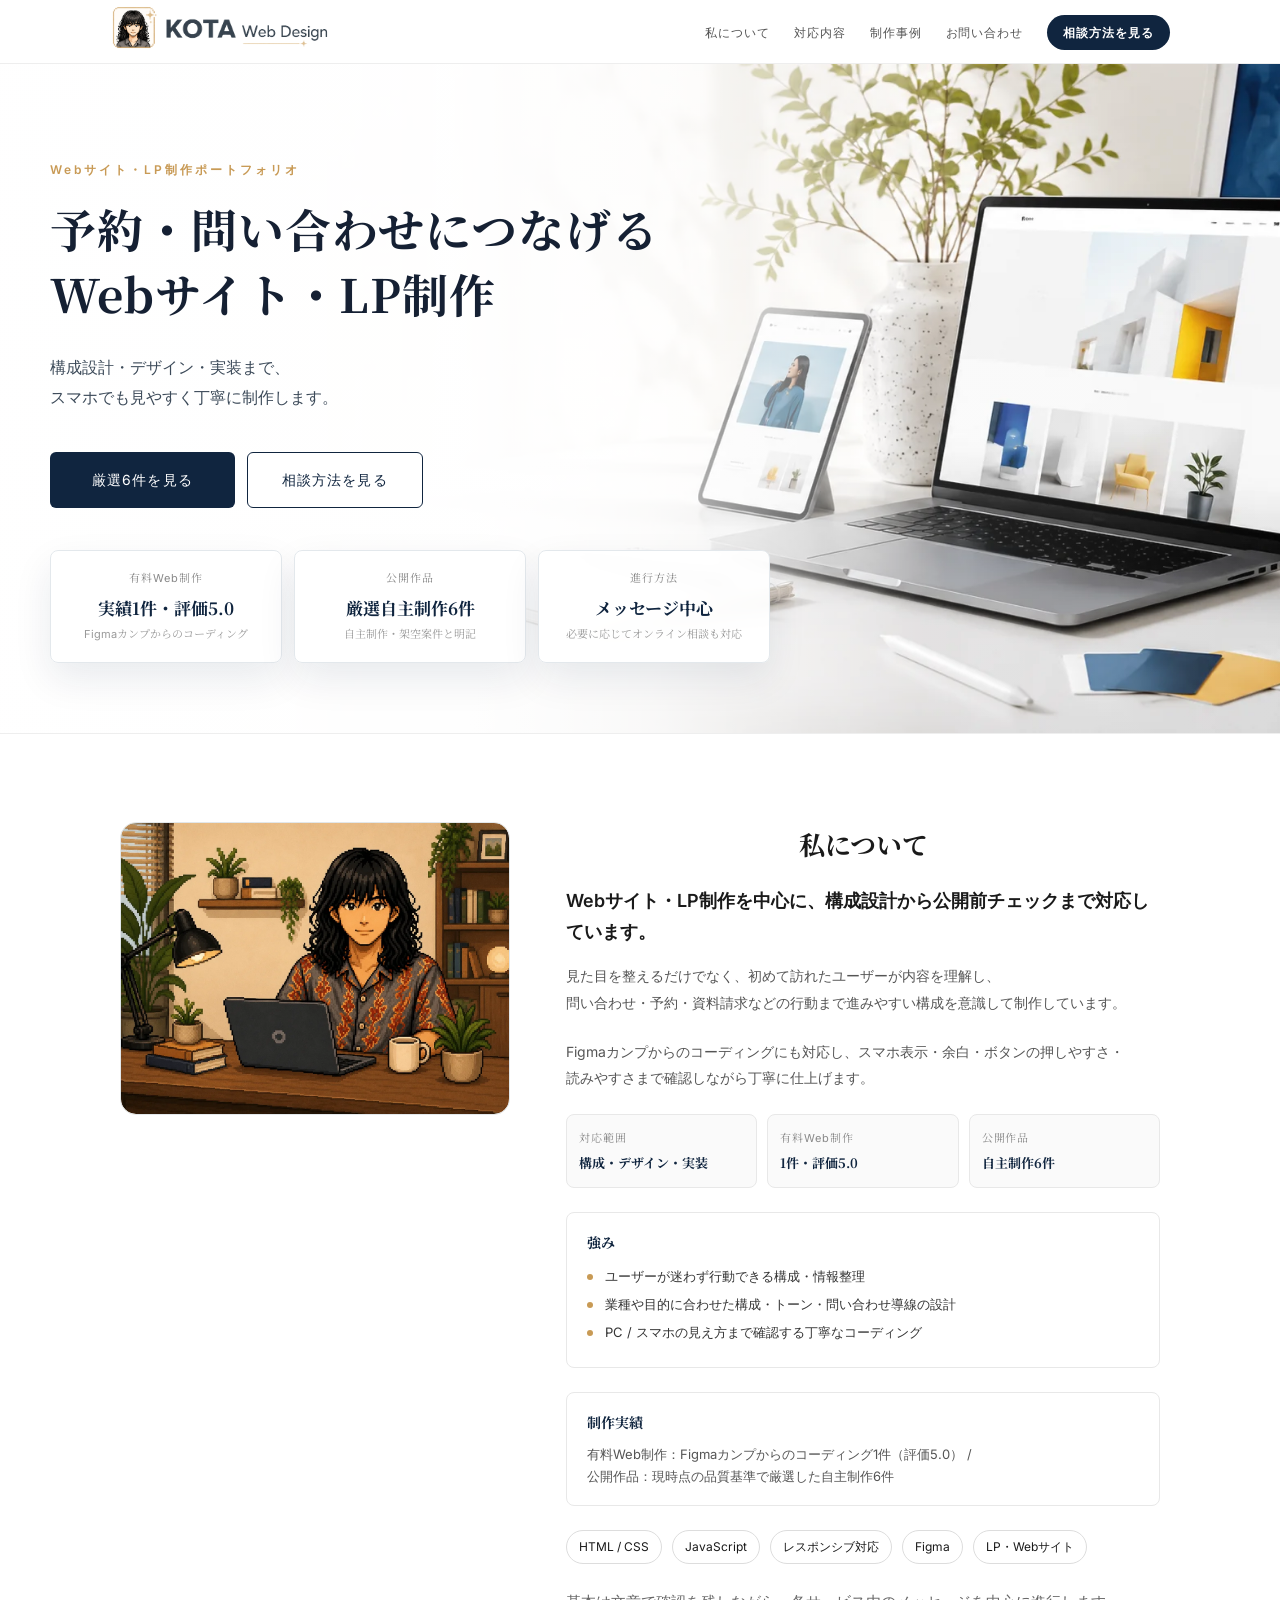
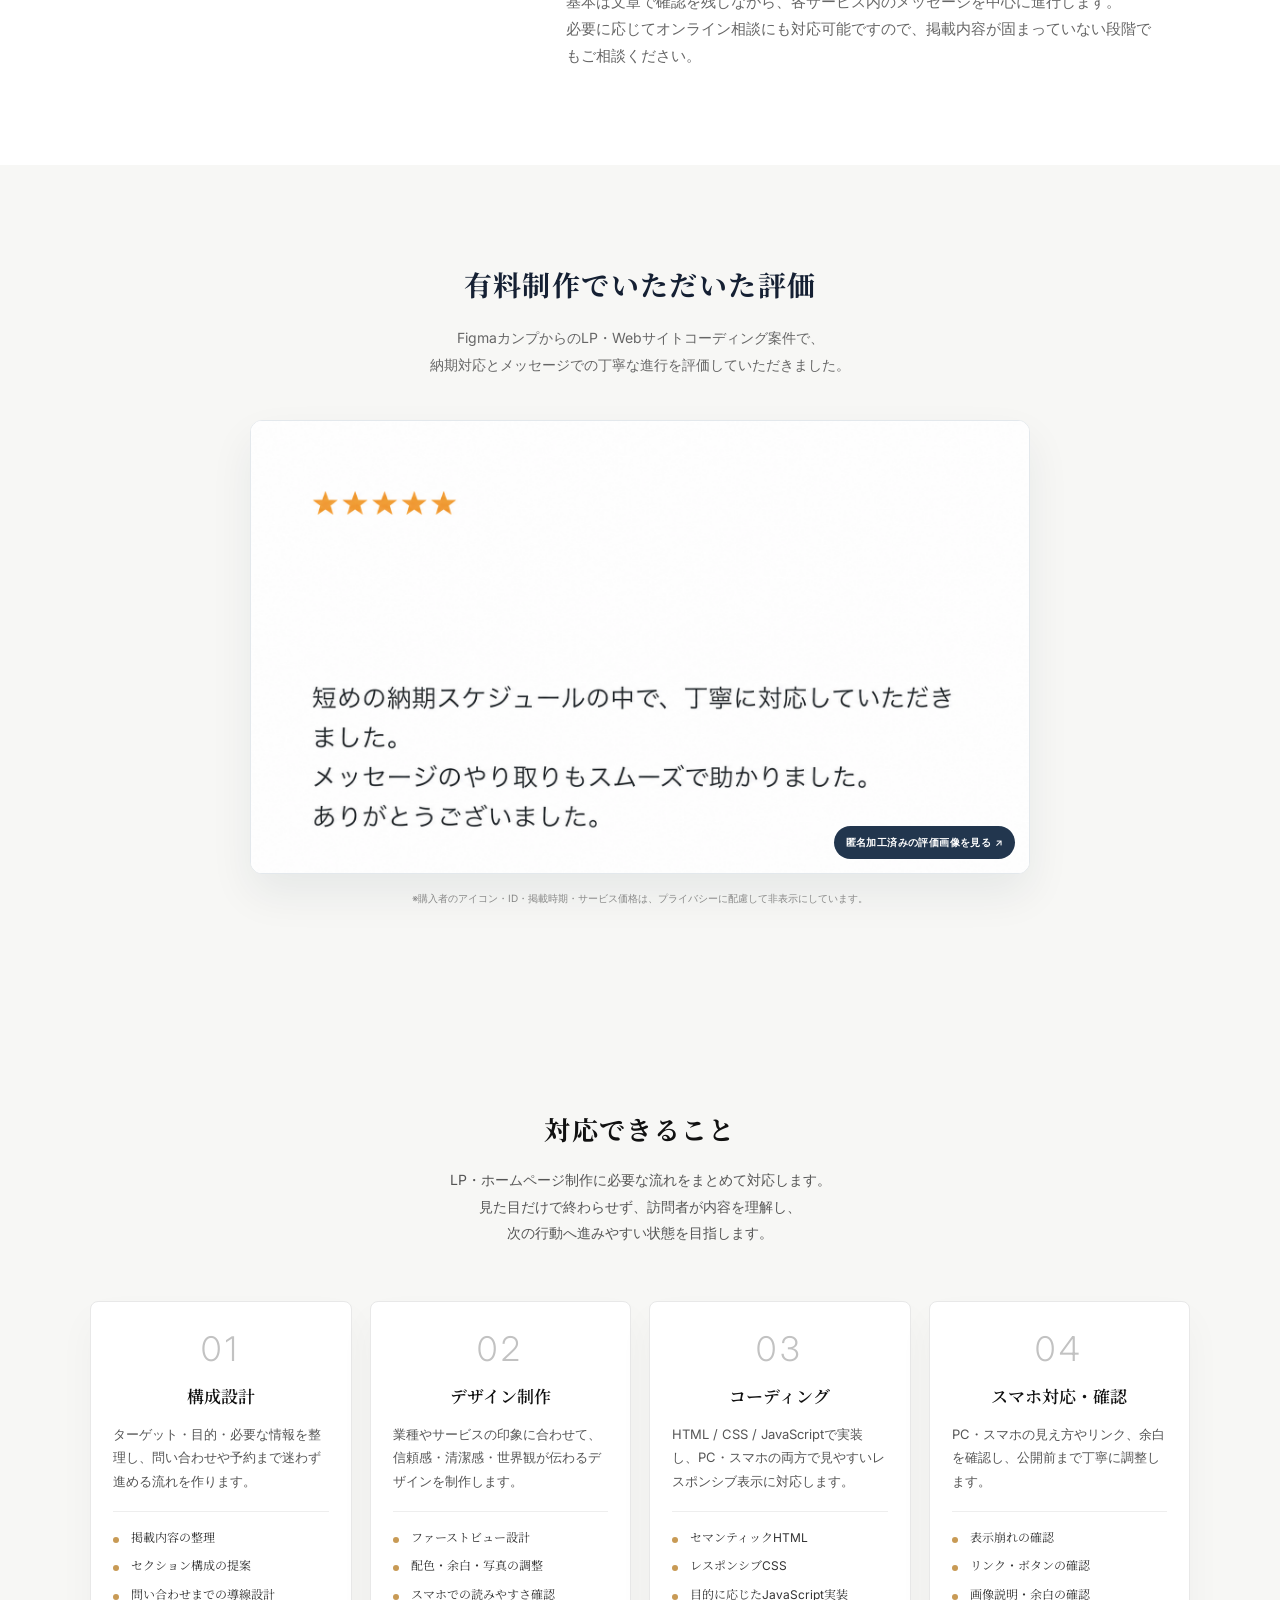
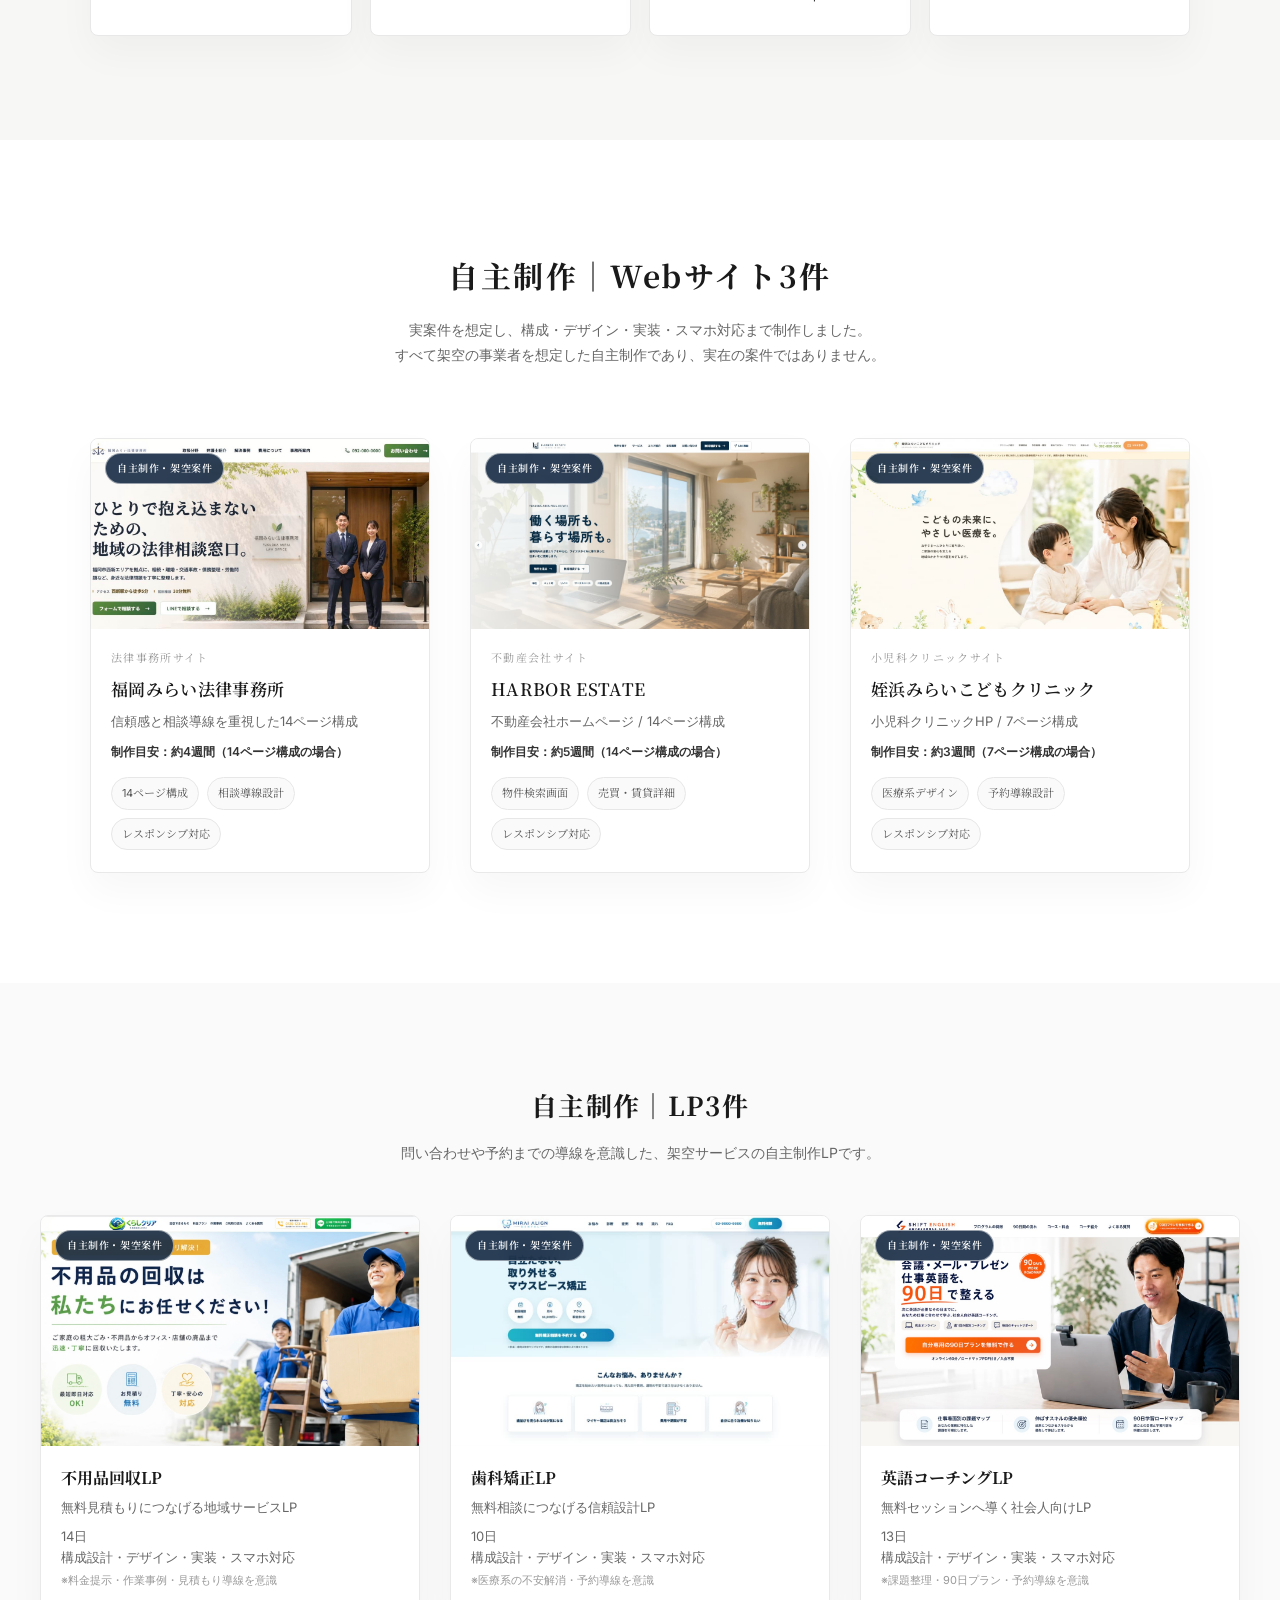
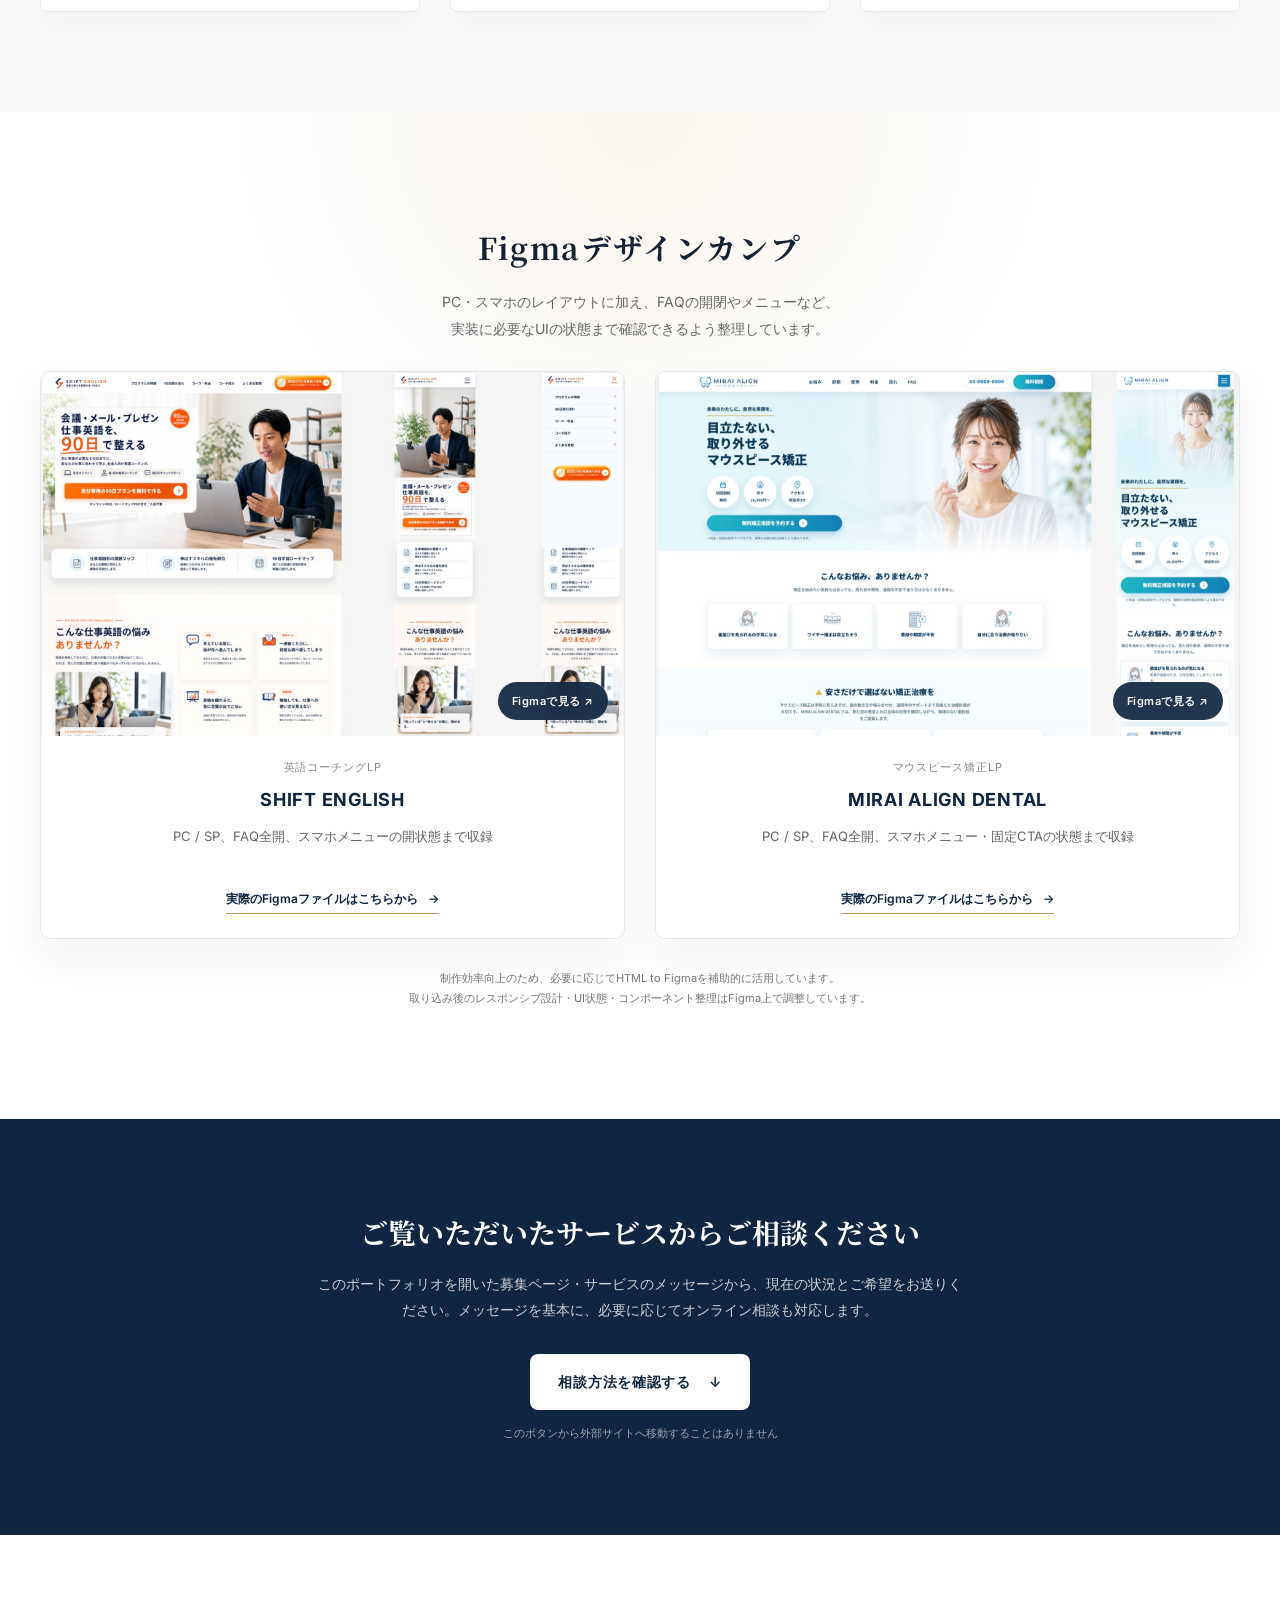
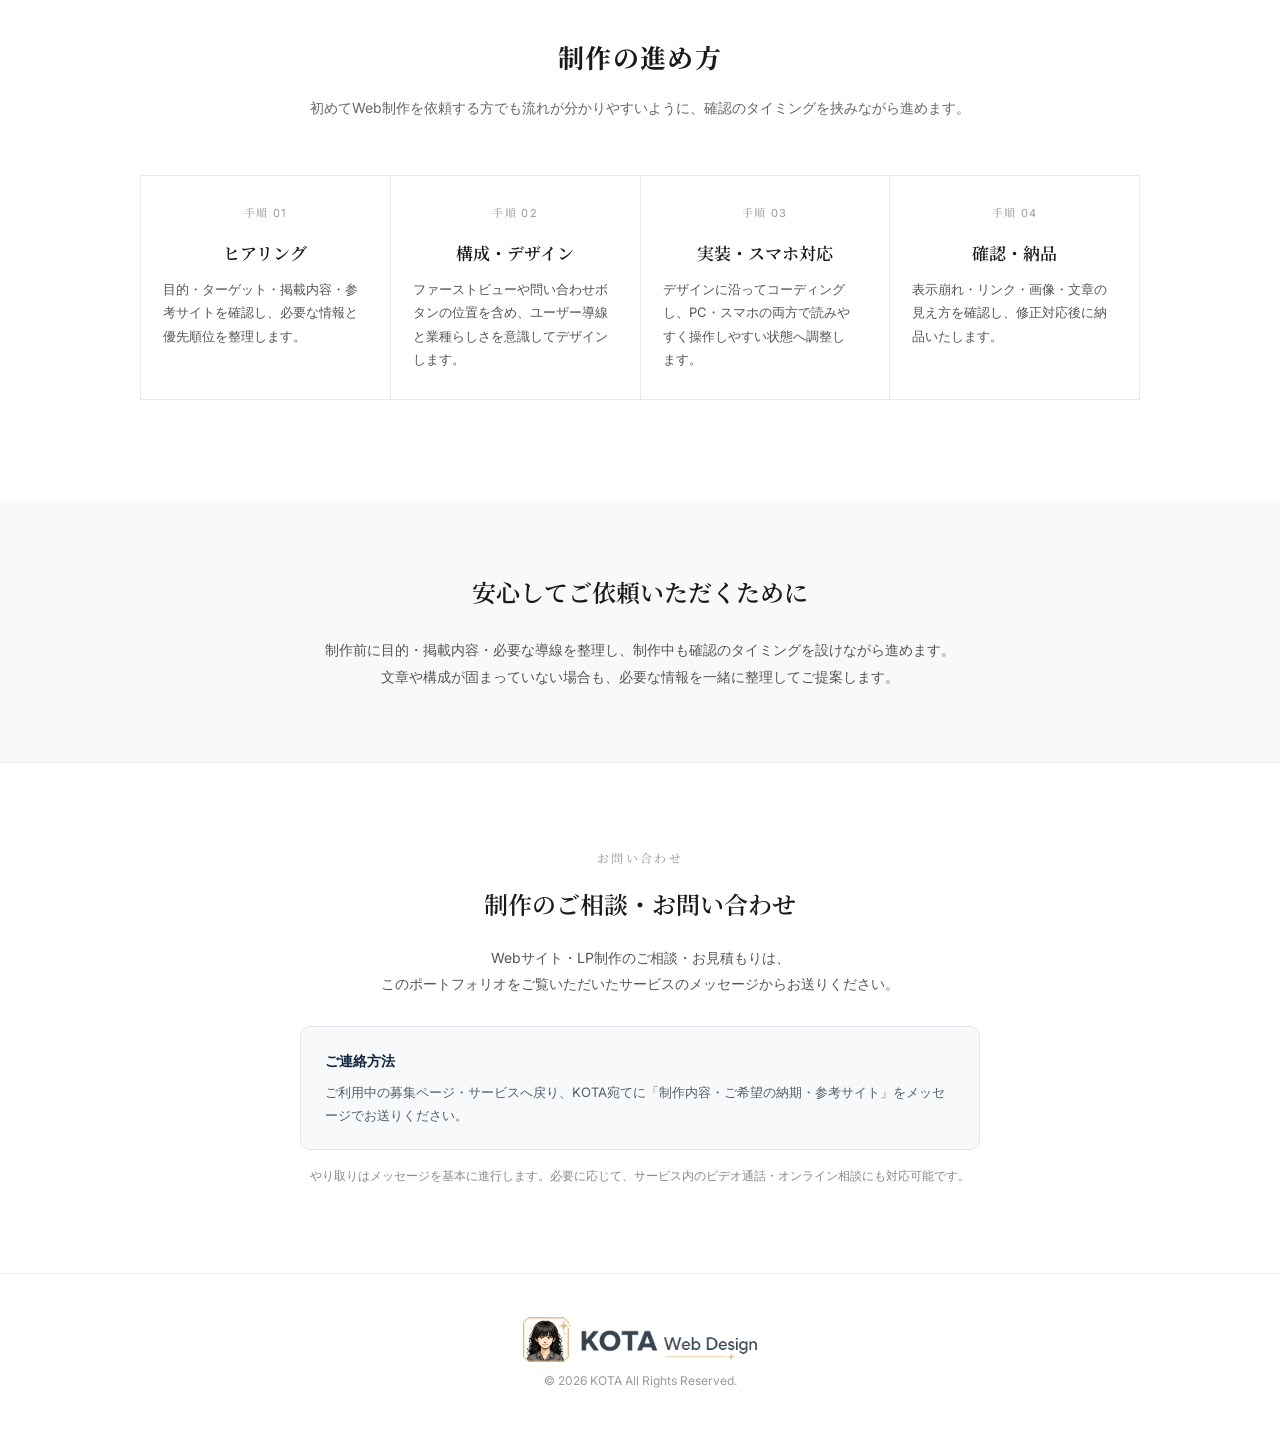
<file: index.html>
<!doctype html>
<html lang="ja">
  <head>
    <meta charset="UTF-8" />
    <meta name="viewport" content="width=device-width, initial-scale=1.0" />

    <!-- SEO -->
    <title>KOTA Web Design｜予約・問い合わせにつながるWebサイト・LP制作</title>

    <meta
      name="description"
      content="小規模事業者向けに、問い合わせ導線まで考えたWebサイト・LPを制作。構成設計、デザイン、コーディング、スマホ対応、公開前チェックまで丁寧に対応します。"
    />

    <!-- OGP（SNSシェア用） -->
    <meta
      property="og:title"
      content="KOTA Web Design｜予約・問い合わせにつながるWebサイト・LP制作"
    />
    <meta
      property="og:description"
      content="問い合わせ・予約につながる導線を意識したWebサイト・LP制作。厳選した制作事例6件と有料コーディング実績を掲載しています。"
    />
    <meta property="og:type" content="website" />
    <meta
      property="og:url"
      content="https://kota-web-design.github.io/kota-design-lab/"
    />
    <meta
      property="og:image"
      content="https://kota-web-design.github.io/kota-design-lab/img/ogp-portfolio-20260713.png"
    />
    <meta property="og:image:width" content="1200" />
    <meta property="og:image:height" content="630" />

    <!-- Twitter -->
    <meta name="twitter:card" content="summary_large_image" />
    <meta
      name="twitter:image"
      content="https://kota-web-design.github.io/kota-design-lab/img/ogp-portfolio-20260713.png"
    />

    <!-- CSS -->
    <link rel="stylesheet" href="style.css?v=20260907-2" />

    <!-- FV background -->
    <link
      rel="preload"
      as="image"
      href="img/fv-web-production-desktop.webp"
      type="image/webp"
      media="(min-width: 769px)"
    />
    <link
      rel="preload"
      as="image"
      href="img/fv-web-production-mobile-v2.webp"
      type="image/webp"
      media="(max-width: 768px)"
    />

    <!-- フォント -->
    <link rel="preconnect" href="https://fonts.googleapis.com" />
    <link rel="preconnect" href="https://fonts.gstatic.com" crossorigin />

    <link
      href="https://fonts.googleapis.com/css2?family=Inter:wght@300;400;500;600&amp;family=Noto+Serif+JP:wght@400;500&amp;display=swap"
      rel="stylesheet"
    />

    <!-- ファビコン -->
    <link rel="icon" href="img/favicon.ico" sizes="64x64" type="image/x-icon" />
  </head>
  <body>
    <header class="header">
      <div class="header__inner">
        <!-- ロゴ -->
        <p class="header__logo">
          <a href="index.html" aria-label="KOTA Web Design トップページ">
            <picture class="header__brand-picture">
              <source media="(max-width: 768px)" srcset="img/kota-logo-sp.png" />
              <img src="img/kota-logo-wordmark.png" alt="" width="1200" height="254" />
            </picture>
            <span class="header__brand-label">KOTA Web Design</span>
          </a>
        </p>

        <!-- ハンバーガー -->
        <button
          class="header__toggle"
          type="button"
          aria-label="メニューを開く"
          aria-expanded="false"
          aria-controls="globalNav"
        >
          <span></span>
          <span></span>
          <span></span>
        </button>

        <!-- ナビ -->
        <nav
          class="header__nav"
          id="globalNav"
          aria-label="グローバルナビゲーション"
        >
          <ul>
            <li><a href="#about">私について</a></li>
            <li><a href="#service">対応内容</a></li>
            <li><a href="#works">制作事例</a></li>
            <li><a href="#contact">お問い合わせ</a></li>
            <li class="header__cta-item">
              <a class="header__cta-link" href="#contact">相談方法を見る</a>
            </li>
          </ul>
        </nav>
      </div>
    </header>

    <main>
      <section class="fv">
        <div class="fv__inner">
          <p class="fv__lead">Webサイト・LP制作ポートフォリオ</p>

          <h1 class="fv__title">
            <span class="fv__title-line">予約・問い合わせにつなげる</span>
            <span class="fv__title-line">Webサイト・LP制作</span>
          </h1>

          <p class="fv__text">
            <span class="fv__text-line">構成設計・デザイン・実装まで、</span>
            <span class="fv__text-line">スマホでも見やすく丁寧に制作します。</span>
          </p>

          <div class="fv__cta">
            <a href="#works" class="btn-primary"> 厳選6件を見る </a>

            <a href="#contact" class="btn-secondary btn-contact"> 相談方法を見る </a>
          </div>

          <ul class="fv__points" aria-label="対応内容の概要">
            <li>
              <span>有料Web制作</span>
              <strong>実績1件・評価5.0</strong>
              <small>Figmaカンプからのコーディング</small>
            </li>
            <li>
              <span>公開作品</span>
              <strong>厳選自主制作6件</strong>
              <small>自主制作・架空案件と明記</small>
            </li>
            <li>
              <span>進行方法</span>
              <strong>メッセージ中心</strong>
              <small>必要に応じてオンライン相談も対応</small>
            </li>
          </ul>
        </div>
      </section>

      <!-- About -->

      <section id="about" class="about">
        <div class="about__inner">
          <!-- 左：KOTAのイメージイラスト -->
          <div class="about__img">
            <img
              src="img/about-kota-pixel.webp"
              alt="パソコンでWeb制作をするKOTAのイメージイラスト"
              width="1200"
              height="900"
              loading="lazy"
            />
          </div>

          <!-- 右：テキスト -->
          <div class="about__content">
            <h2 class="about__title">私について</h2>

            <p class="about__lead">
              <span class="about__lead-line">Webサイト・LP制作を中心に、構成設計から公開前チェックまで対応しています。</span>
            </p>

            <p class="about__text">
              <span class="about__text-line">見た目を整えるだけでなく、初めて訪れたユーザーが内容を理解し、</span>
              <span class="about__text-line">問い合わせ・予約・資料請求などの行動まで進みやすい構成を意識して制作しています。</span>
            </p>
            <p class="about__text">
              <span class="about__text-line">Figmaカンプからのコーディングにも対応し、スマホ表示・余白・ボタンの押しやすさ・</span>
              <span class="about__text-line">読みやすさまで確認しながら丁寧に仕上げます。</span>
            </p>

            <div class="about__summary" aria-label="対応内容の要約">
              <div>
                <span>対応範囲</span>
                <strong>構成・デザイン・実装</strong>
              </div>
              <div>
                <span>有料Web制作</span>
                <strong>1件・評価5.0</strong>
              </div>
              <div>
                <span>公開作品</span>
                <strong>自主制作6件</strong>
              </div>
            </div>

            <!-- 強み -->
            <div class="about__strength">
              <h3>強み</h3>
              <ul>
                <li>ユーザーが迷わず行動できる構成・情報整理</li>
                <li>業種や目的に合わせた構成・トーン・問い合わせ導線の設計</li>
                <li>PC / スマホの見え方まで確認する丁寧なコーディング</li>
              </ul>
            </div>

            <!-- 実績 -->
            <div class="about__data">
              <h3>制作実績</h3>
              <p>
                有料Web制作：Figmaカンプからのコーディング1件（評価5.0） /<br>
                公開作品：現時点の品質基準で厳選した自主制作6件
              </p>
            </div>

            <!-- スキル -->
            <ul class="about__skills">
              <li>HTML / CSS</li>
              <li>JavaScript</li>
              <li>レスポンシブ対応</li>
              <li>Figma</li>
              <li>LP・Webサイト</li>
            </ul>

            <!-- スタンス -->
            <p class="about__note">
              基本は文章で確認を残しながら、各サービス内のメッセージを中心に進行します。<br>必要に応じてオンライン相談にも対応可能ですので、掲載内容が固まっていない段階でもご相談ください。
            </p>
          </div>
        </div>
      </section>

      <!-- Client review -->
      <section class="client-review" aria-labelledby="clientReviewTitle">
        <div class="client-review__inner">
          <h2 id="clientReviewTitle" class="client-review__title">
            有料制作でいただいた評価
          </h2>
          <p class="client-review__lead">
            FigmaカンプからのLP・Webサイトコーディング案件で、<br class="pc-only" />
            納期対応とメッセージでの丁寧な進行を評価していただきました。
          </p>

          <figure class="client-review__card">
            <a
              class="client-review__visual"
              href="img/review-coconala-anonymized.png"
              target="_blank"
              rel="noopener noreferrer"
              aria-label="個人情報を非表示にした評価コメント画像を新しいタブで見る"
            >
              <img
                src="img/review-coconala-anonymized.png"
                alt="ココナラでいただいた星5の評価コメント。購入者の個人情報と価格は非表示"
                width="1646"
                height="956"
                loading="lazy"
              />
              <span>匿名加工済みの評価画像を見る ↗</span>
            </a>
          </figure>

          <p class="client-review__privacy">
            ※購入者のアイコン・ID・掲載時期・サービス価格は、プライバシーに配慮して非表示にしています。
          </p>
        </div>
      </section>

      <!-- Service -->

      <section id="service" class="service">
        <div class="service__inner">
          <h2 class="service__title">対応できること</h2>

          <p class="service__lead">
            LP・ホームページ制作に必要な流れをまとめて対応します。<br>
            見た目だけで終わらせず、訪問者が内容を理解し、<br class="br-sp">次の行動へ進みやすい状態を目指します。
          </p>

          <div class="service__grid">
            <div class="service__card">
              <span class="service__num">01</span>
              <h3>構成設計</h3>
              <p>
                ターゲット・目的・必要な情報を整理し、問い合わせや予約まで迷わず進める流れを作ります。
              </p>
              <ul class="service__points">
                <li>掲載内容の整理</li>
                <li>セクション構成の提案</li>
                <li>問い合わせまでの導線設計</li>
              </ul>
            </div>

            <div class="service__card">
              <span class="service__num">02</span>
              <h3>デザイン制作</h3>
              <p>
                業種やサービスの印象に合わせて、信頼感・清潔感・世界観が伝わるデザインを制作します。
              </p>
              <ul class="service__points">
                <li>ファーストビュー設計</li>
                <li>配色・余白・写真の調整</li>
                <li>スマホでの読みやすさ確認</li>
              </ul>
            </div>

            <div class="service__card">
              <span class="service__num">03</span>
              <h3>コーディング</h3>
              <p>
                HTML / CSS /
                JavaScriptで実装し、PC・スマホの両方で見やすいレスポンシブ表示に対応します。
              </p>
              <ul class="service__points">
                <li>セマンティックHTML</li>
                <li>レスポンシブCSS</li>
                <li>目的に応じたJavaScript実装</li>
              </ul>
            </div>

            <div class="service__card">
              <span class="service__num">04</span>
              <h3>スマホ対応・確認</h3>
              <p>
                PC・スマホの見え方やリンク、余白を確認し、公開前まで丁寧に調整します。
              </p>
              <ul class="service__points">
                <li>表示崩れの確認</li>
                <li>リンク・ボタンの確認</li>
                <li>画像説明・余白の確認</li>
              </ul>
            </div>
          </div>
        </div>
      </section>

      <!-- 制作事例 -->
      <section id="works" class="works">
        <div class="works__inner">
          <h2 class="works__title">自主制作｜Webサイト3件</h2>

          <p class="works__lead">
            実案件を想定し、構成・デザイン・実装・スマホ対応<br class="sp-only">まで制作しました。<br>
            すべて架空の事業者を想定した自主制作であり、<br class="sp-only">実在の案件ではありません。
          </p>

          <div class="works__grid">
            <!-- 法律事務所サイト -->
            <a href="work-law.html" class="works__card works__card--featured">
              <div class="works__img">
                <span class="project-badge">自主制作・架空案件</span>
                <img
                  src="img/work-law.jpg"
                  alt="法律事務所サイト制作事例"
                  loading="lazy"
                  width="1200"
                  height="630"
                />
                <span class="works__link">詳細を見る →</span>
              </div>
              <div class="works__info">
                <span class="works__category">法律事務所サイト</span>
                <h3>福岡みらい法律事務所</h3>
                <p>信頼感と相談導線を重視した14ページ構成</p>
                <p class="works__period">制作目安：約4週間（14ページ構成の場合）</p>
                <ul class="works__tags" aria-label="制作内容">
                  <li>14ページ構成</li>
                  <li>相談導線設計</li>
                  <li>レスポンシブ対応</li>
                </ul>
              </div>
            </a>

            <!-- 不動産HP -->
            <a
              href="work-harbor-estate.html"
              class="works__card works__card--featured"
            >
              <div class="works__img">
                <span class="project-badge">自主制作・架空案件</span>
                <img
                  src="img/harbor-estate.jpg"
                  alt="不動産会社ホームページ HARBOR ESTATEの制作事例"
                  width="1889"
                  height="1108"
                  loading="lazy"
                />
                <span class="works__link">詳細を見る →</span>
              </div>
              <div class="works__info">
                <span class="works__category">不動産会社サイト</span>
                <h3>HARBOR ESTATE</h3>
                <p>不動産会社ホームページ / 14ページ構成</p>
                <p class="works__period">制作目安：約5週間（14ページ構成の場合）</p>
                <ul class="works__tags" aria-label="制作内容">
                  <li>物件検索画面</li>
                  <li>売買・賃貸詳細</li>
                  <li>レスポンシブ対応</li>
                </ul>
              </div>
            </a>

            <!-- 小児科クリニックHP -->
            <a
              href="work-pediatric-clinic.html"
              class="works__card works__card--featured"
            >
              <div class="works__img">
                <span class="project-badge">自主制作・架空案件</span>
                <img
                  src="img/work-pediatric-clinic-20260710.png"
                  alt="小児科クリニックホームページ 姪浜みらいこどもクリニックの制作事例"
                  loading="lazy"
                  width="1200"
                  height="630"
                />
                <span class="works__link">詳細を見る →</span>
              </div>
              <div class="works__info">
                <span class="works__category">小児科クリニックサイト</span>
                <h3>姪浜みらいこどもクリニック</h3>
                <p>小児科クリニックHP / 7ページ構成</p>
                <p class="works__period">制作目安：約3週間（7ページ構成の場合）</p>
                <ul class="works__tags" aria-label="制作内容">
                  <li>医療系デザイン</li>
                  <li>予約導線設計</li>
                  <li>レスポンシブ対応</li>
                </ul>
              </div>
            </a>
          </div>
        </div>
      </section>
      <!-- LP projects -->

      <section class="lp">
        <div class="lp__inner">
          <h2 class="lp__title">自主制作｜LP3件</h2>

          <p class="lp__lead">
            問い合わせや予約までの導線を意識した、<br class="sp-only">架空サービスの自主制作LPです。
          </p>

          <div class="lp__grid">
            <!-- 不用品回収 -->
            <a href="lp-kurashi-clear.html" class="lp__card">
              <div class="lp__img">
                <span class="project-badge">自主制作・架空案件</span>
                <img
                  src="img/lp-kurashi-clear-20260717.jpg"
                  alt="不用品回収LP くらしクリアの制作事例"
                  width="1400"
                  height="776"
                  loading="lazy"
                />
              </div>
              <div class="lp__info">
                <h3>不用品回収LP</h3>
                <p>無料見積もりにつなげる地域サービスLP</p>
                <p class="lp__meta">
                  14日<br />
                  構成設計・デザイン・実装・スマホ対応<br />
                  <span class="lp__note">※料金提示・作業事例・見積もり導線を意識</span>
                </p>
              </div>
            </a>

            <!-- 歯科矯正 -->
            <a href="lp-dental.html" class="lp__card">
              <div class="lp__img">
                <span class="project-badge">自主制作・架空案件</span>
                <img
                  src="img/lp-dental.png"
                  alt="歯科矯正LP制作事例"
                  width="1200"
                  height="630"
                  loading="lazy"
                />
              </div>
              <div class="lp__info">
                <h3>歯科矯正LP</h3>
                <p>無料相談につなげる信頼設計LP</p>
                <p class="lp__meta">
                  10日<br />
                  構成設計・デザイン・実装・スマホ対応<br />
                  <span class="lp__note">※医療系の不安解消・予約導線を意識</span>
                </p>
              </div>
            </a>

            <!-- 英語コーチング -->
            <a href="lp-shift-english.html" class="lp__card">
              <div class="lp__img">
                <span class="project-badge">自主制作・架空案件</span>
                <img
                  src="img/lp-shift-english-20260717.jpg"
                  alt="英語コーチングLP SHIFT ENGLISHの制作事例"
                  width="1400"
                  height="792"
                  loading="lazy"
                />
              </div>
              <div class="lp__info">
                <h3>英語コーチングLP</h3>
                <p>無料セッションへ導く社会人向けLP</p>
                <p class="lp__meta">
                  13日<br />
                  構成設計・デザイン・実装・スマホ対応<br />
                  <span class="lp__note">※課題整理・90日プラン・予約導線を意識</span>
                </p>
              </div>
            </a>

          </div>
        </div>
      </section>

      <!-- Figma design comps -->
      <section class="figma-showcase" aria-labelledby="figmaShowcaseTitle">
        <div class="figma-showcase__inner">
          <h2 id="figmaShowcaseTitle" class="figma-showcase__title">
            Figmaデザインカンプ
          </h2>

          <p class="figma-showcase__lead">
            PC・スマホのレイアウトに加え、FAQの開閉やメニューなど、<br class="pc-only" />
            実装に必要なUIの状態まで確認できるよう整理しています。
          </p>

          <div class="figma-showcase__grid">
            <a
              class="figma-showcase__card"
              href="https://www.figma.com/design/lEYevgciWA1ZUUAlbLHvLY/Shift-English--%E3%82%B3%E3%83%BC%E3%83%81%E3%83%B3%E3%82%B0%EF%BC%89?node-id=0-1&amp;t=pem5PxNopjSMj7n5-1"
              target="_blank"
              rel="noopener noreferrer"
              aria-label="SHIFT ENGLISHのFigmaデザインカンプを新しいタブで見る"
            >
              <span class="figma-showcase__visual">
                <img
                  src="img/figma-shift-english.jpg"
                  alt="SHIFT ENGLISHのPC・スマホ用Figmaデザインカンプ"
                  width="1600"
                  height="1004"
                  loading="lazy"
                />
                <span class="figma-showcase__open">Figmaで見る ↗</span>
              </span>
              <span class="figma-showcase__body">
                <span class="figma-showcase__category">英語コーチングLP</span>
                <strong>SHIFT ENGLISH</strong>
                <span class="figma-showcase__description">
                  PC / SP、FAQ全開、スマホメニューの開状態まで収録
                </span>
                <span class="figma-showcase__link">実際のFigmaファイルはこちらから <span aria-hidden="true">→</span></span>
              </span>
            </a>

            <a
              class="figma-showcase__card"
              href="https://www.figma.com/design/v9ogqO0VxbunncHnZEB5wi/MIRAI-ALIGN--%E7%9F%AF%E6%AD%A3%E6%AD%AF%E7%A7%91-?t=pem5PxNopjSMj7n5-1"
              target="_blank"
              rel="noopener noreferrer"
              aria-label="MIRAI ALIGN DENTALのFigmaデザインカンプを新しいタブで見る"
            >
              <span class="figma-showcase__visual">
                <img
                  src="img/figma-mirai-align.jpg"
                  alt="MIRAI ALIGN DENTALのPC・スマホ用Figmaデザインカンプ"
                  width="1600"
                  height="1008"
                  loading="lazy"
                />
                <span class="figma-showcase__open">Figmaで見る ↗</span>
              </span>
              <span class="figma-showcase__body">
                <span class="figma-showcase__category">マウスピース矯正LP</span>
                <strong>MIRAI ALIGN DENTAL</strong>
                <span class="figma-showcase__description">
                  PC / SP、FAQ全開、スマホメニュー・固定CTAの状態まで収録
                </span>
                <span class="figma-showcase__link">実際のFigmaファイルはこちらから <span aria-hidden="true">→</span></span>
              </span>
            </a>
          </div>

          <p class="figma-showcase__note">
            制作効率向上のため、必要に応じてHTML to Figmaを補助的に活用しています。<br class="pc-only" />
            取り込み後のレスポンシブ設計・UI状態・コンポーネント整理はFigma上で調整しています。
          </p>
        </div>
      </section>

      <section class="portfolio-cta" aria-labelledby="portfolioCtaTitle">
        <div class="portfolio-cta__inner">
          <h2 id="portfolioCtaTitle">ご覧いただいたサービスから<br class="sp-only">ご相談ください</h2>
          <p>このポートフォリオを開いた募集ページ・サービスのメッセージから、現在の状況とご希望をお送りください。<br class="sp-only">メッセージを基本に、必要に応じてオンライン相談も対応します。</p>
          <a href="#contact" class="portfolio-cta__button">相談方法を確認する <span aria-hidden="true">↓</span></a>
          <small>このボタンから外部サイトへ移動することはありません</small>
        </div>
      </section>

      <!-- Process -->

      <section class="process">
        <div class="process__inner">
          <h2 class="process__title">制作の進め方</h2>

          <p class="process__lead">
            初めてWeb制作を依頼する方でも流れが分かりやすいように、確認のタイミングを挟みながら進めます。
          </p>

          <div class="process__list">
            <div class="process__item">
              <span>手順 01</span>
              <h3>ヒアリング</h3>
              <p>
                目的・ターゲット・掲載内容・参考サイトを確認し、必要な情報と優先順位を整理します。
              </p>
            </div>

            <div class="process__item">
              <span>手順 02</span>
              <h3>構成・デザイン</h3>
              <p>
                ファーストビューや問い合わせボタンの位置を含め、ユーザー導線と業種らしさを意識してデザインします。
              </p>
            </div>

            <div class="process__item">
              <span>手順 03</span>
              <h3>実装・スマホ対応</h3>
              <p>
                デザインに沿ってコーディングし、PC・スマホの両方で読みやすく操作しやすい状態へ調整します。
              </p>
            </div>

            <div class="process__item">
              <span>手順 04</span>
              <h3>確認・納品</h3>
              <p>
                表示崩れ・リンク・画像・文章の見え方を確認し、修正対応後に納品いたします。
              </p>
            </div>
          </div>
        </div>
      </section>

      <!-- Trust -->

      <section class="trust">
        <div class="trust__inner">
          <h2 class="trust__title">安心してご依頼いただくために</h2>

          <p class="trust__text">
            制作前に目的・掲載内容・必要な導線を整理し、制作中も確認のタイミングを設けながら進めます。<br>
            文章や構成が固まっていない場合も、必要な情報を一緒に整理してご提案します。
          </p>
        </div>
      </section>

      <!-- Contact -->
      <section id="contact" class="contact">
        <div class="contact__inner">
          <p class="contact__label">お問い合わせ</p>
          <h2 class="contact__title">制作のご相談・お問い合わせ</h2>
          <p class="contact__text">
            <span class="contact__line">Webサイト・LP制作のご相談・お見積もりは、</span>
            <span class="contact__line">このポートフォリオをご覧いただいたサービスの<br class="sp-only">メッセージからお送りください。</span>
          </p>
          <div class="contact__guide">
            <p class="contact__guide-title">ご連絡方法</p>
            <p>ご利用中の募集ページ・サービスへ戻り、KOTA宛てに「制作内容・ご希望の納期・参考サイト」をメッセージでお送りください。</p>
          </div>
          <p class="contact__note">やり取りはメッセージを基本に進行します。<br class="sp-only">必要に応じて、サービス内のビデオ通話・オンライン相談にも対応可能です。</p>
        </div>
      </section>
    </main>

    <!-- Footer -->
    <footer class="footer">
      <div class="footer__inner">
        <p class="footer__name"><img src="img/kota-logo-wordmark.png" alt="KOTA Web Design" width="1200" height="254" /></p>

        <p class="footer__copy">© 2026 KOTA All Rights Reserved.</p>
      </div>
    </footer>

    <script src="script.js?v=20260710-1"></script>
  </body>
</html>
</file>
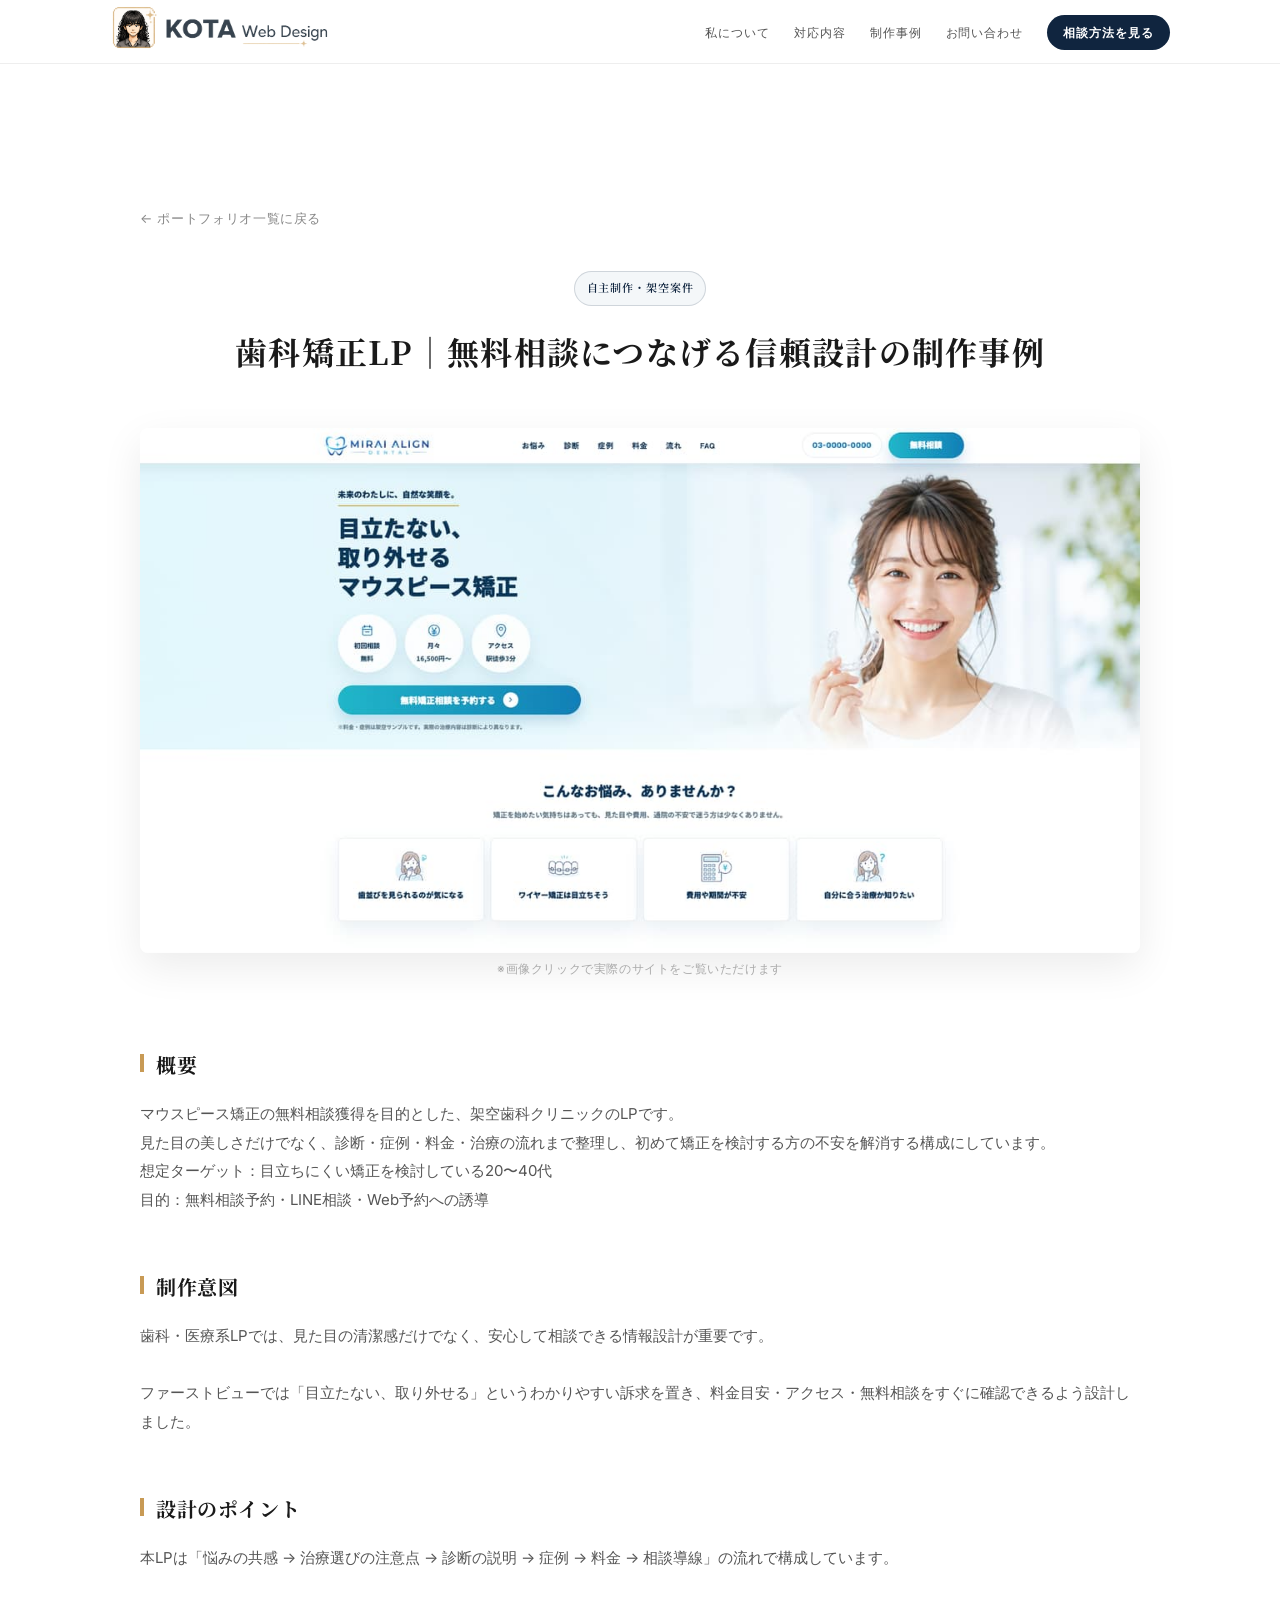
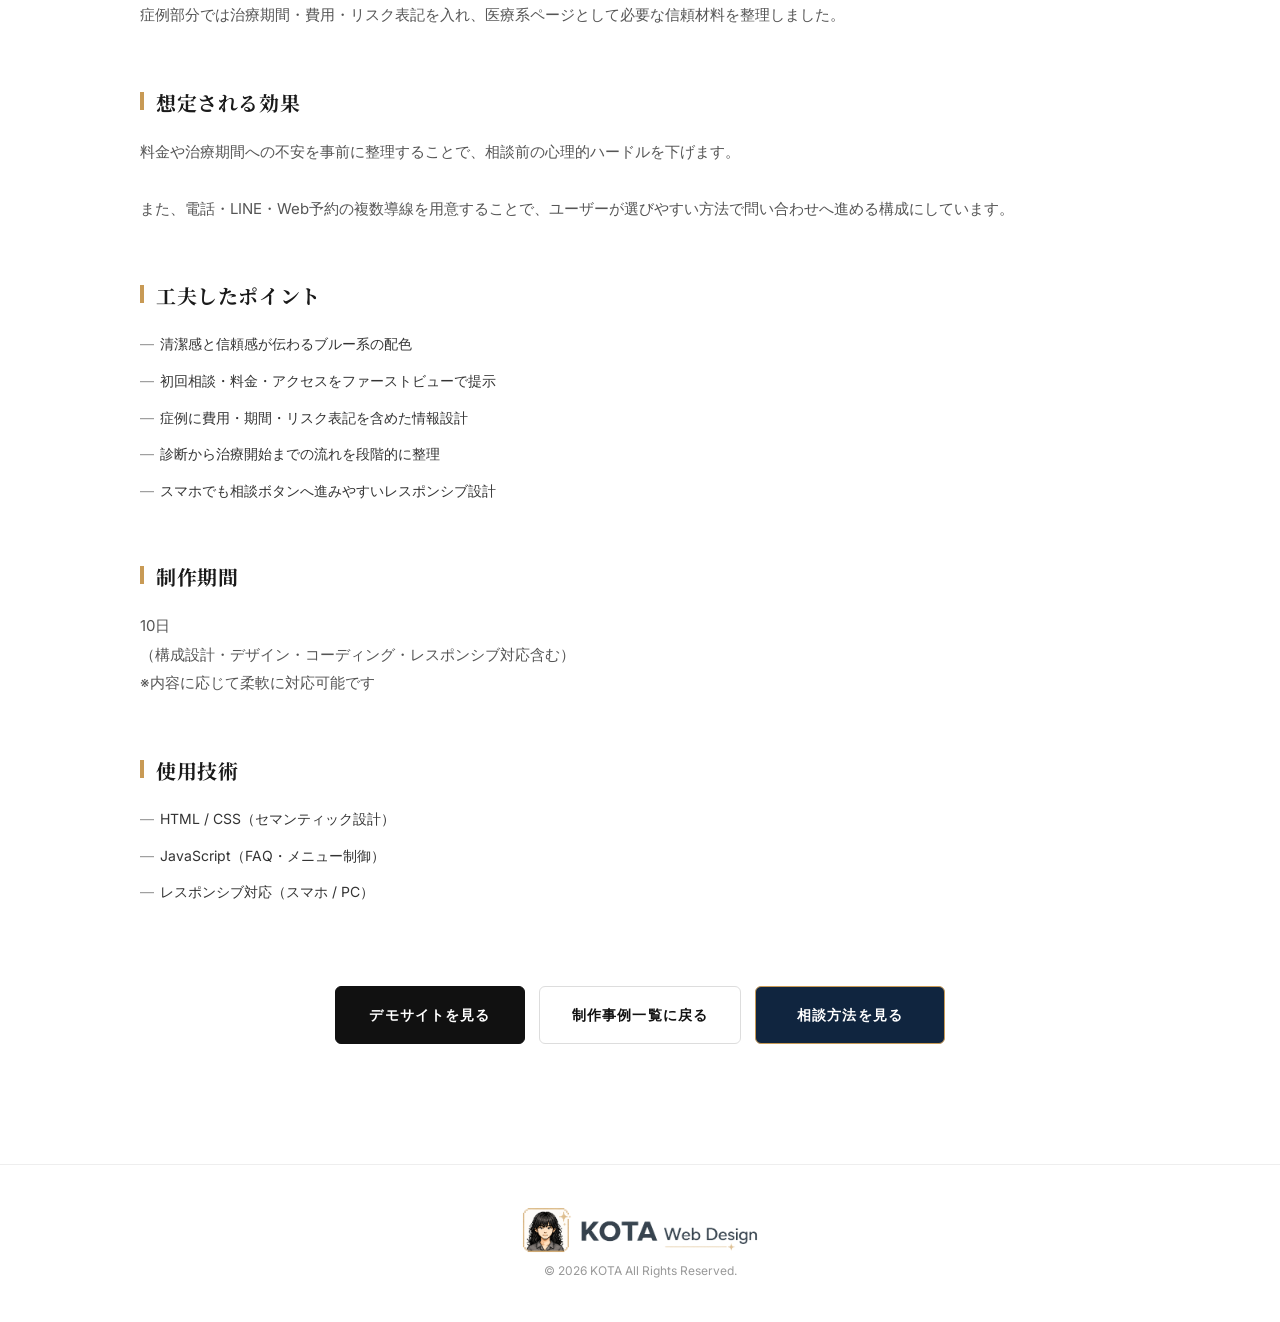
<file: lp-dental.html>
<!DOCTYPE html>
<html lang="ja">
<head>
  <meta charset="UTF-8">
  <meta name="viewport" content="width=device-width, initial-scale=1.0">

  <!-- SEO -->
  <title>歯科矯正LP制作実績 | MIRAI ALIGN DENTAL | KOTA Web Design</title>
  <meta name="description" content="マウスピース矯正の無料相談につなげる歯科LPの制作実績。信頼感、料金提示、症例導線、相談導線を意識した制作事例です。">

  <!-- OGP -->
  <meta property="og:title" content="歯科矯正LP制作実績 | KOTA Web Design">
  <meta property="og:description" content="信頼感と無料相談導線を重視したマウスピース矯正LPの制作事例。">
  <meta property="og:type" content="article">
  <meta property="og:url" content="https://kota-web-design.github.io/kota-design-lab/lp-dental.html">
  <meta property="og:image" content="https://kota-web-design.github.io/kota-design-lab/img/lp-dental.png">

  <!-- favicon -->
  <link rel="icon" href="img/favicon.ico" sizes="64x64" type="image/x-icon">

  <!-- CSS -->
  <link rel="stylesheet" href="style.css?v=20260907-2">

  <!-- フォント -->
  <link rel="preconnect" href="https://fonts.googleapis.com">
  <link rel="preconnect" href="https://fonts.gstatic.com" crossorigin>
  <link href="https://fonts.googleapis.com/css2?family=Inter:wght@300;400;500;600&family=Noto+Serif+JP:wght@400;500&display=swap" rel="stylesheet">
</head>

<body>

<!-- ================= HEADER ================= -->
<header class="header">
  <div class="header__inner">
    <p class="header__logo">
      <a href="index.html" aria-label="KOTA Web Design トップページ"><picture class="header__brand-picture"><source media="(max-width: 768px)" srcset="img/kota-logo-sp.png"><img src="img/kota-logo-wordmark.png" alt="" width="1200" height="254"></picture><span class="header__brand-label">KOTA Web Design</span></a>
    </p>

    <button class="header__toggle" type="button" aria-label="メニューを開く" aria-expanded="false" aria-controls="globalNav">
      <span></span>
      <span></span>
      <span></span>
    </button>

    <nav class="header__nav" id="globalNav" aria-label="グローバルナビゲーション">
      <ul>
        <li><a href="index.html#about">私について</a></li>
        <li><a href="index.html#service">対応内容</a></li>
        <li><a href="index.html#works">制作事例</a></li>
        <li><a href="index.html#contact">お問い合わせ</a></li>
        <li class="header__cta-item"><a class="header__cta-link" href="index.html#contact">相談方法を見る</a></li>
      </ul>
    </nav>
  </div>
</header>

<!-- ================= MAIN ================= -->
<main>
  <section class="work">
    <div class="work__inner">
      <div class="work__back">
        <a href="index.html">← ポートフォリオ一覧に戻る</a>
      </div>

      <p class="work__badge">自主制作・架空案件</p>

      <h1 class="work__title">
        歯科矯正LP｜無料相談につなげる信頼設計の制作事例
      </h1>

      <div class="work__img">
        <a href="https://kota-web-design.github.io/mirai-align-dental/" target="_blank" rel="noopener noreferrer">
          <img src="img/lp-dental.png" alt="マウスピース矯正LP MIRAI ALIGN DENTALの制作事例" width="1200" height="630" loading="lazy">
        </a>
        <p class="work__link-note">
          ※画像クリックで実際のサイトをご覧いただけます
        </p>
      </div>

      <div class="work__block">
        <h2 class="work__heading">概要</h2>
        <p class="work__text">
          マウスピース矯正の無料相談獲得を目的とした、架空歯科クリニックのLPです。<br>
          見た目の美しさだけでなく、診断・症例・料金・治療の流れまで整理し、初めて矯正を検討する方の不安を解消する構成にしています。
        </p>

        <p>
          想定ターゲット：目立ちにくい矯正を検討している20〜40代<br>
          目的：無料相談予約・LINE相談・Web予約への誘導
        </p>
      </div>

      <div class="work__block">
        <h2 class="work__heading">制作意図</h2>
        <p class="work__text">
          歯科・医療系LPでは、見た目の清潔感だけでなく、安心して相談できる情報設計が重要です。<br><br>
          ファーストビューでは「目立たない、取り外せる」というわかりやすい訴求を置き、料金目安・アクセス・無料相談をすぐに確認できるよう設計しました。
        </p>
      </div>

      <div class="work__block">
        <h2 class="work__heading">設計のポイント</h2>
        <p class="work__text">
          本LPは「悩みの共感 → 治療選びの注意点 → 診断の説明 → 症例 → 料金 → 相談導線」の流れで構成しています。<br><br>
          症例部分では治療期間・費用・リスク表記を入れ、医療系ページとして必要な信頼材料を整理しました。
        </p>
      </div>

      <div class="work__block">
        <h2 class="work__heading">想定される効果</h2>
        <p class="work__text">
          料金や治療期間への不安を事前に整理することで、相談前の心理的ハードルを下げます。<br><br>
          また、電話・LINE・Web予約の複数導線を用意することで、ユーザーが選びやすい方法で問い合わせへ進める構成にしています。
        </p>
      </div>

      <div class="work__block">
        <h2 class="work__heading">工夫したポイント</h2>
        <ul class="work__list">
          <li>清潔感と信頼感が伝わるブルー系の配色</li>
          <li>初回相談・料金・アクセスをファーストビューで提示</li>
          <li>症例に費用・期間・リスク表記を含めた情報設計</li>
          <li>診断から治療開始までの流れを段階的に整理</li>
          <li>スマホでも相談ボタンへ進みやすいレスポンシブ設計</li>
        </ul>
      </div>

      <div class="work__block">
        <h2 class="work__heading">制作期間</h2>
        <p class="work__text">
          10日<br>
          （構成設計・デザイン・コーディング・レスポンシブ対応含む）<br>
          <span class="work__note">※内容に応じて柔軟に対応可能です</span>
        </p>
      </div>

      <div class="work__block">
        <h2 class="work__heading">使用技術</h2>
        <ul class="work__list">
          <li>HTML / CSS（セマンティック設計）</li>
          <li>JavaScript（FAQ・メニュー制御）</li>
          <li>レスポンシブ対応（スマホ / PC）</li>
        </ul>
      </div>

      <div class="work__cta" aria-label="制作事例の操作">
        <a href="https://kota-web-design.github.io/mirai-align-dental/" target="_blank" rel="noopener noreferrer">
          デモサイトを見る
        </a>
        <a href="index.html#works" class="work__cta-secondary">制作事例一覧に戻る</a>
        <a href="index.html#contact" class="work__cta-contact">相談方法を見る</a>
      </div>
    </div>
  </section>
</main>

<footer class="footer">
  <div class="footer__inner">
    <p class="footer__name"><img src="img/kota-logo-wordmark.png" alt="KOTA Web Design" width="1200" height="254"></p>
    <p class="footer__copy">© 2026 KOTA All Rights Reserved.</p>
  </div>
</footer>

<script src="script.js?v=20260710-1"></script>
</body>
</html>
</file>
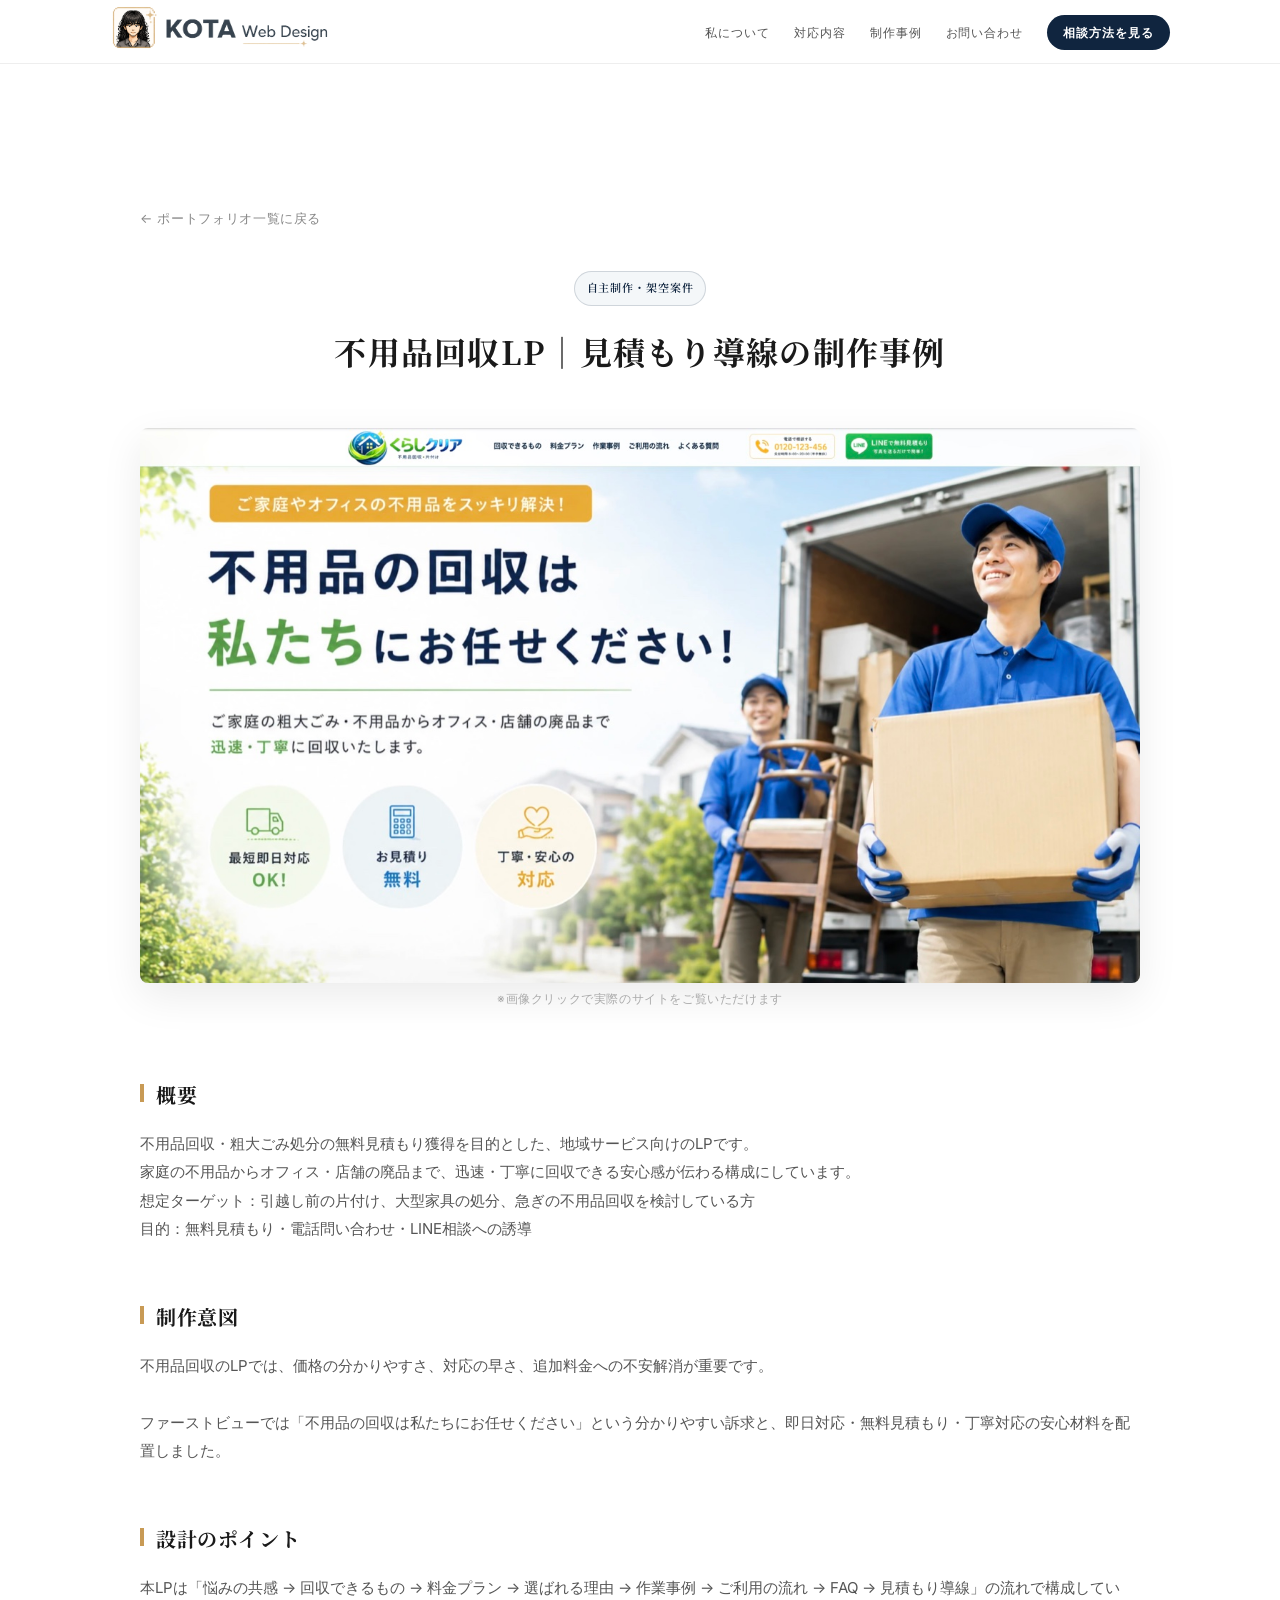
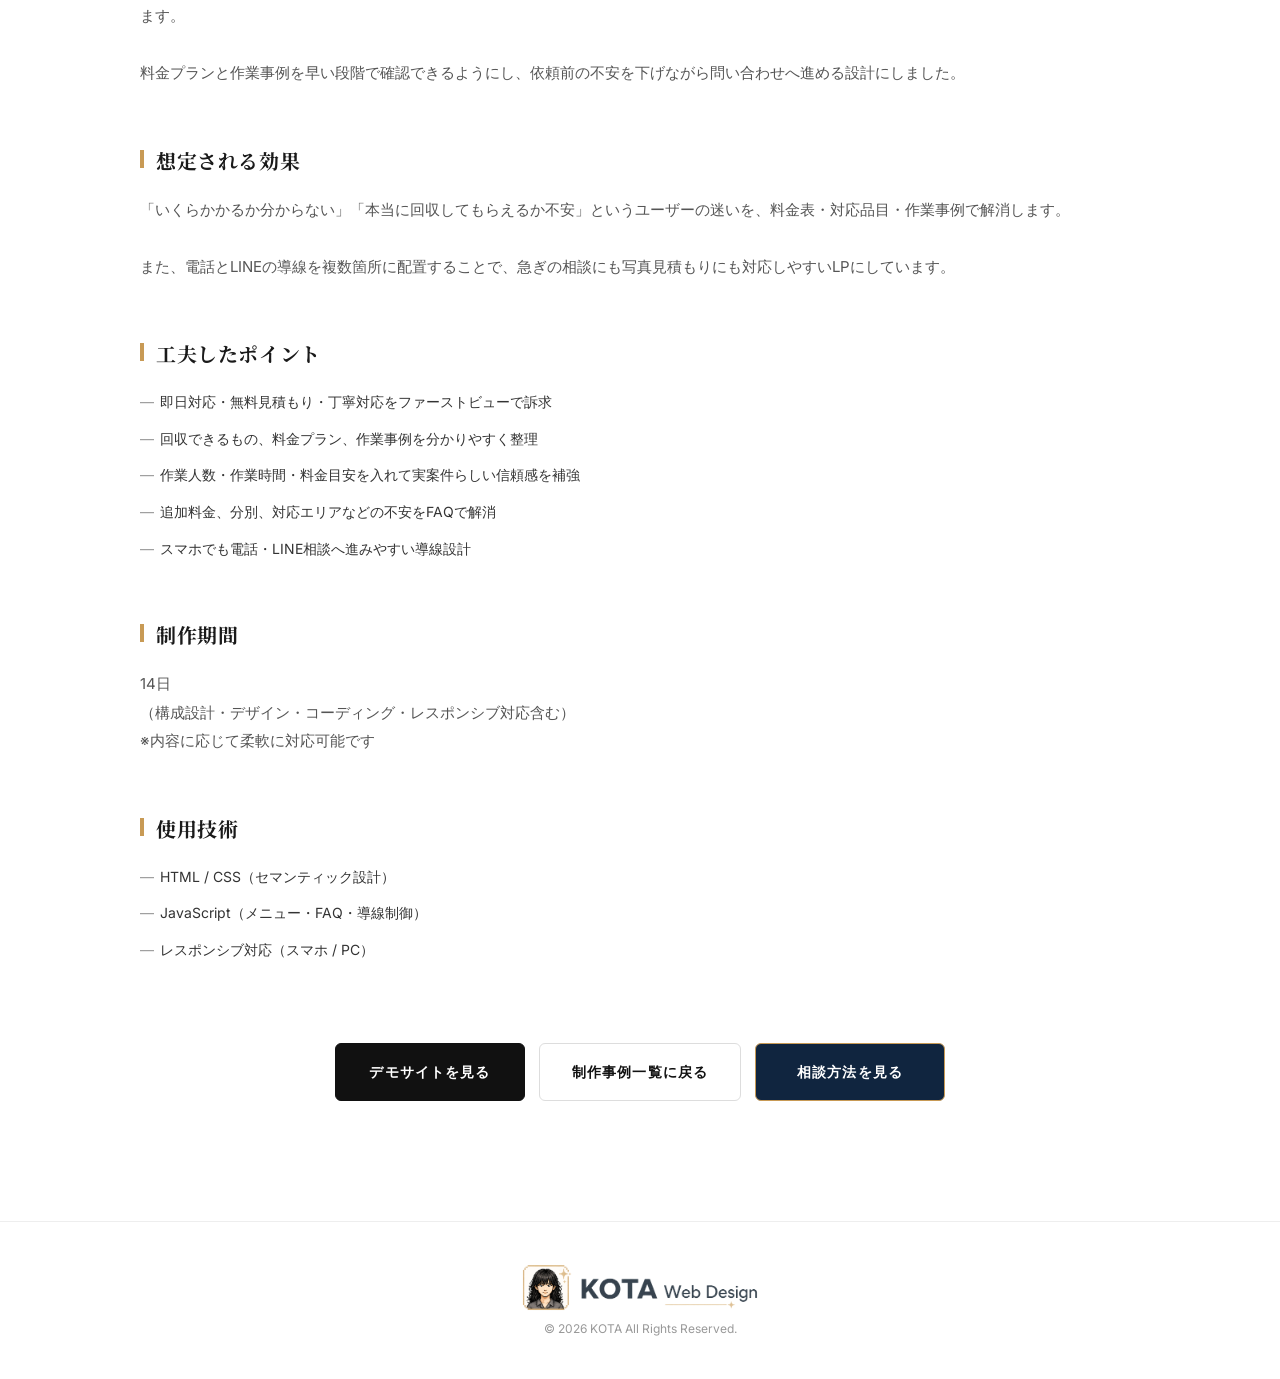
<file: lp-kurashi-clear.html>
<!DOCTYPE html>
<html lang="ja">
<head>
  <meta charset="UTF-8">
  <meta name="viewport" content="width=device-width, initial-scale=1.0">

  <!-- SEO -->
  <title>不用品回収LP制作実績 | くらしクリア | KOTA Web Design</title>
  <meta name="description" content="不用品回収・粗大ごみ処分の無料見積もりにつなげるLP制作実績。料金プラン、対応品目、作業事例、問い合わせ導線を意識した制作事例です。">

  <!-- OGP -->
  <meta property="og:title" content="不用品回収LP制作実績 | KOTA Web Design">
  <meta property="og:description" content="料金提示・作業事例・無料見積もり導線を重視した不用品回収LPの制作事例。">
  <meta property="og:type" content="article">
  <meta property="og:url" content="https://kota-web-design.github.io/kota-design-lab/lp-kurashi-clear.html">
  <meta property="og:image" content="https://kota-web-design.github.io/kota-design-lab/img/lp-kurashi-clear-20260717.jpg">

  <!-- favicon -->
  <link rel="icon" href="img/favicon.ico" sizes="64x64" type="image/x-icon">

  <!-- CSS -->
  <link rel="stylesheet" href="style.css?v=20260907-2">

  <!-- フォント -->
  <link rel="preconnect" href="https://fonts.googleapis.com">
  <link rel="preconnect" href="https://fonts.gstatic.com" crossorigin>
  <link href="https://fonts.googleapis.com/css2?family=Inter:wght@300;400;500;600&family=Noto+Serif+JP:wght@400;500&display=swap" rel="stylesheet">
</head>

<body>

<!-- ================= HEADER ================= -->
<header class="header">
  <div class="header__inner">
    <p class="header__logo">
      <a href="index.html" aria-label="KOTA Web Design トップページ"><picture class="header__brand-picture"><source media="(max-width: 768px)" srcset="img/kota-logo-sp.png"><img src="img/kota-logo-wordmark.png" alt="" width="1200" height="254"></picture><span class="header__brand-label">KOTA Web Design</span></a>
    </p>

    <button class="header__toggle" type="button" aria-label="メニューを開く" aria-expanded="false" aria-controls="globalNav">
      <span></span>
      <span></span>
      <span></span>
    </button>

    <nav class="header__nav" id="globalNav" aria-label="グローバルナビゲーション">
      <ul>
        <li><a href="index.html#about">私について</a></li>
        <li><a href="index.html#service">対応内容</a></li>
        <li><a href="index.html#works">制作事例</a></li>
        <li><a href="index.html#contact">お問い合わせ</a></li>
        <li class="header__cta-item"><a class="header__cta-link" href="index.html#contact">相談方法を見る</a></li>
      </ul>
    </nav>
  </div>
</header>

<!-- ================= MAIN ================= -->
<main>
  <section class="work">
    <div class="work__inner">
      <div class="work__back">
        <a href="index.html">← ポートフォリオ一覧に戻る</a>
      </div>

      <p class="work__badge">自主制作・架空案件</p>

      <h1 class="work__title">
        不用品回収LP｜見積もり導線の制作事例
      </h1>

      <div class="work__img">
        <a href="https://kota-web-design.github.io/kurashi-clear-lp/" target="_blank" rel="noopener noreferrer">
          <img src="img/lp-kurashi-clear-20260717.jpg" alt="不用品回収LP くらしクリアの制作事例" width="1400" height="776" loading="lazy">
        </a>
        <p class="work__link-note">
          ※画像クリックで実際のサイトをご覧いただけます
        </p>
      </div>

      <div class="work__block">
        <h2 class="work__heading">概要</h2>
        <p class="work__text">
          不用品回収・粗大ごみ処分の無料見積もり獲得を目的とした、地域サービス向けのLPです。<br>
          家庭の不用品からオフィス・店舗の廃品まで、迅速・丁寧に回収できる安心感が伝わる構成にしています。
        </p>

        <p>
          想定ターゲット：引越し前の片付け、大型家具の処分、急ぎの不用品回収を検討している方<br>
          目的：無料見積もり・電話問い合わせ・LINE相談への誘導
        </p>
      </div>

      <div class="work__block">
        <h2 class="work__heading">制作意図</h2>
        <p class="work__text">
          不用品回収のLPでは、価格の分かりやすさ、対応の早さ、追加料金への不安解消が重要です。<br><br>
          ファーストビューでは「不用品の回収は私たちにお任せください」という分かりやすい訴求と、即日対応・無料見積もり・丁寧対応の安心材料を配置しました。
        </p>
      </div>

      <div class="work__block">
        <h2 class="work__heading">設計のポイント</h2>
        <p class="work__text">
          本LPは「悩みの共感 → 回収できるもの → 料金プラン → 選ばれる理由 → 作業事例 → ご利用の流れ → FAQ → 見積もり導線」の流れで構成しています。<br><br>
          料金プランと作業事例を早い段階で確認できるようにし、依頼前の不安を下げながら問い合わせへ進める設計にしました。
        </p>
      </div>

      <div class="work__block">
        <h2 class="work__heading">想定される効果</h2>
        <p class="work__text">
          「いくらかかるか分からない」「本当に回収してもらえるか不安」というユーザーの迷いを、料金表・対応品目・作業事例で解消します。<br><br>
          また、電話とLINEの導線を複数箇所に配置することで、急ぎの相談にも写真見積もりにも対応しやすいLPにしています。
        </p>
      </div>

      <div class="work__block">
        <h2 class="work__heading">工夫したポイント</h2>
        <ul class="work__list">
          <li>即日対応・無料見積もり・丁寧対応をファーストビューで訴求</li>
          <li>回収できるもの、料金プラン、作業事例を分かりやすく整理</li>
          <li>作業人数・作業時間・料金目安を入れて実案件らしい信頼感を補強</li>
          <li>追加料金、分別、対応エリアなどの不安をFAQで解消</li>
          <li>スマホでも電話・LINE相談へ進みやすい導線設計</li>
        </ul>
      </div>

      <div class="work__block">
        <h2 class="work__heading">制作期間</h2>
        <p class="work__text">
          14日<br>
          （構成設計・デザイン・コーディング・レスポンシブ対応含む）<br>
          <span class="work__note">※内容に応じて柔軟に対応可能です</span>
        </p>
      </div>

      <div class="work__block">
        <h2 class="work__heading">使用技術</h2>
        <ul class="work__list">
          <li>HTML / CSS（セマンティック設計）</li>
          <li>JavaScript（メニュー・FAQ・導線制御）</li>
          <li>レスポンシブ対応（スマホ / PC）</li>
        </ul>
      </div>

      <div class="work__cta" aria-label="制作事例の操作">
        <a href="https://kota-web-design.github.io/kurashi-clear-lp/" target="_blank" rel="noopener noreferrer">
          デモサイトを見る
        </a>
        <a href="index.html#works" class="work__cta-secondary">制作事例一覧に戻る</a>
        <a href="index.html#contact" class="work__cta-contact">相談方法を見る</a>
      </div>
    </div>
  </section>
</main>

<footer class="footer">
  <div class="footer__inner">
    <p class="footer__name"><img src="img/kota-logo-wordmark.png" alt="KOTA Web Design" width="1200" height="254"></p>
    <p class="footer__copy">© 2026 KOTA All Rights Reserved.</p>
  </div>
</footer>

<script src="script.js?v=20260710-1"></script>
</body>
</html>
</file>
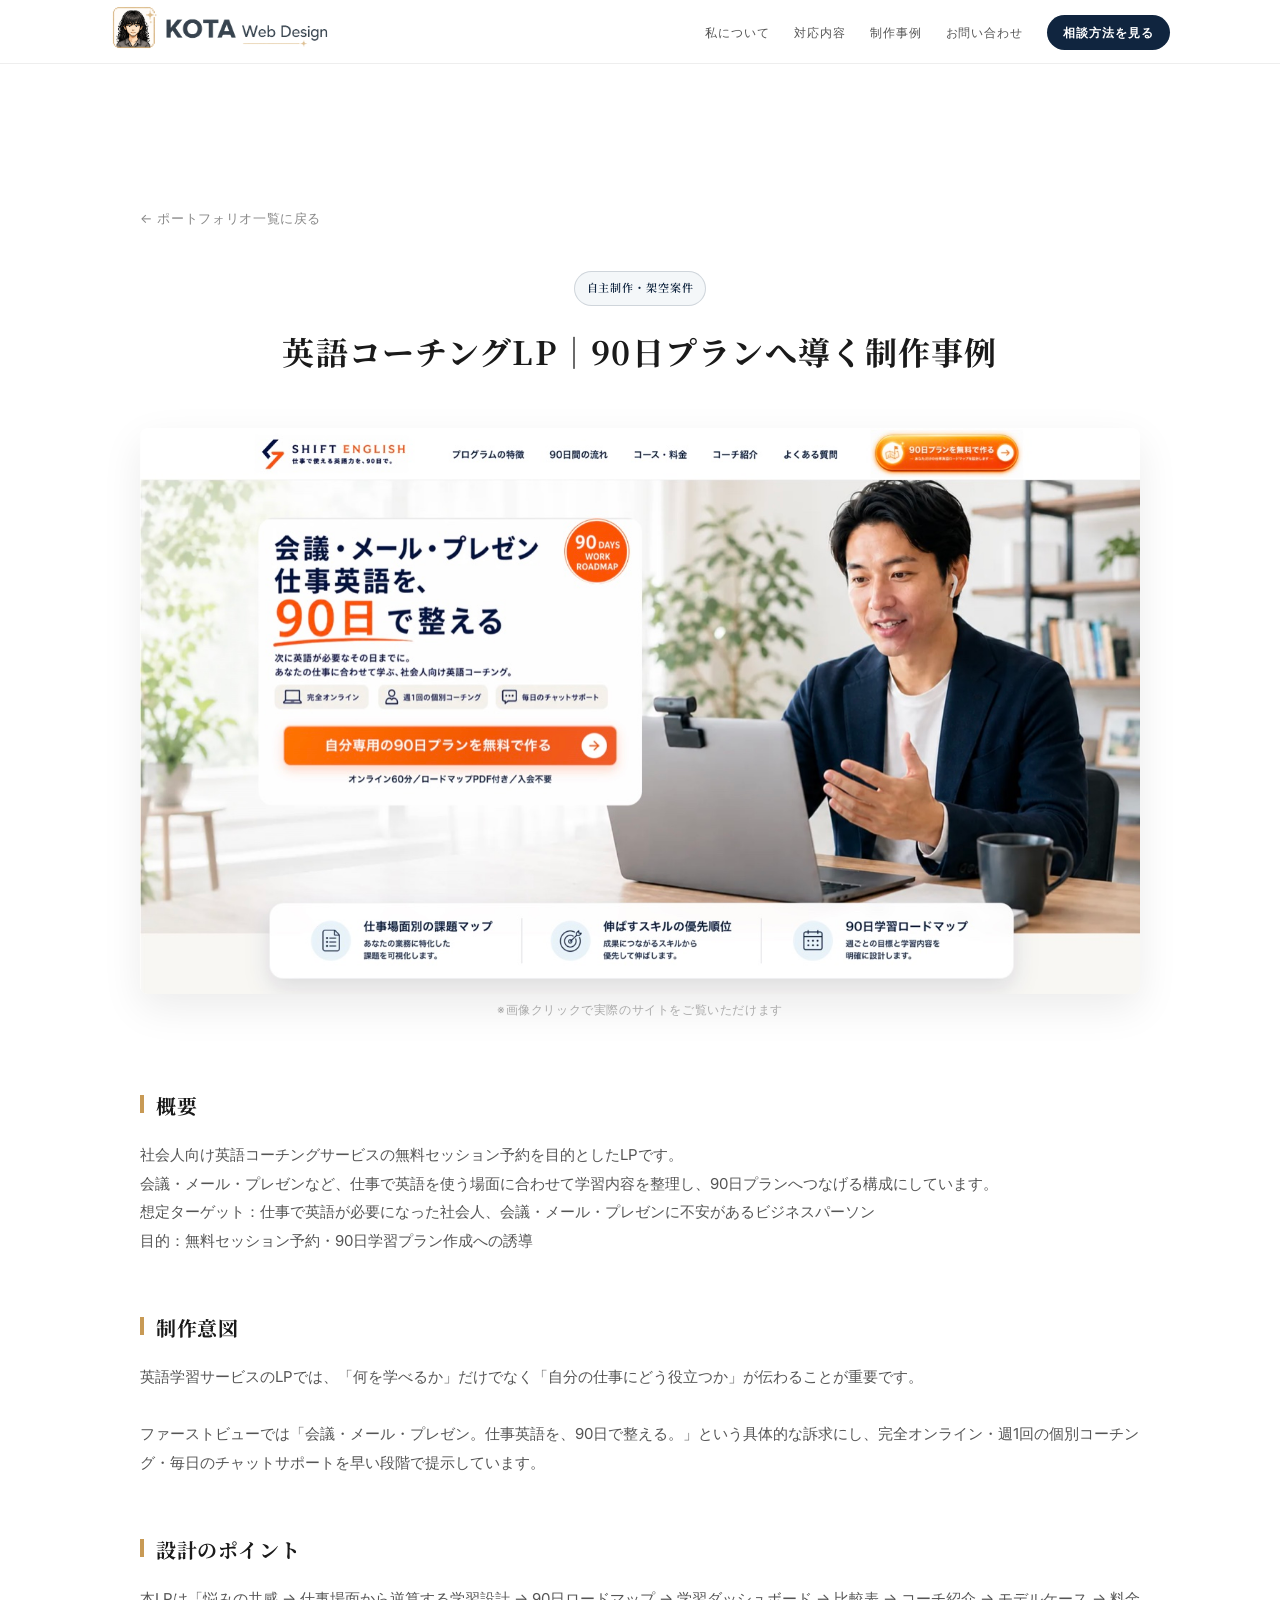
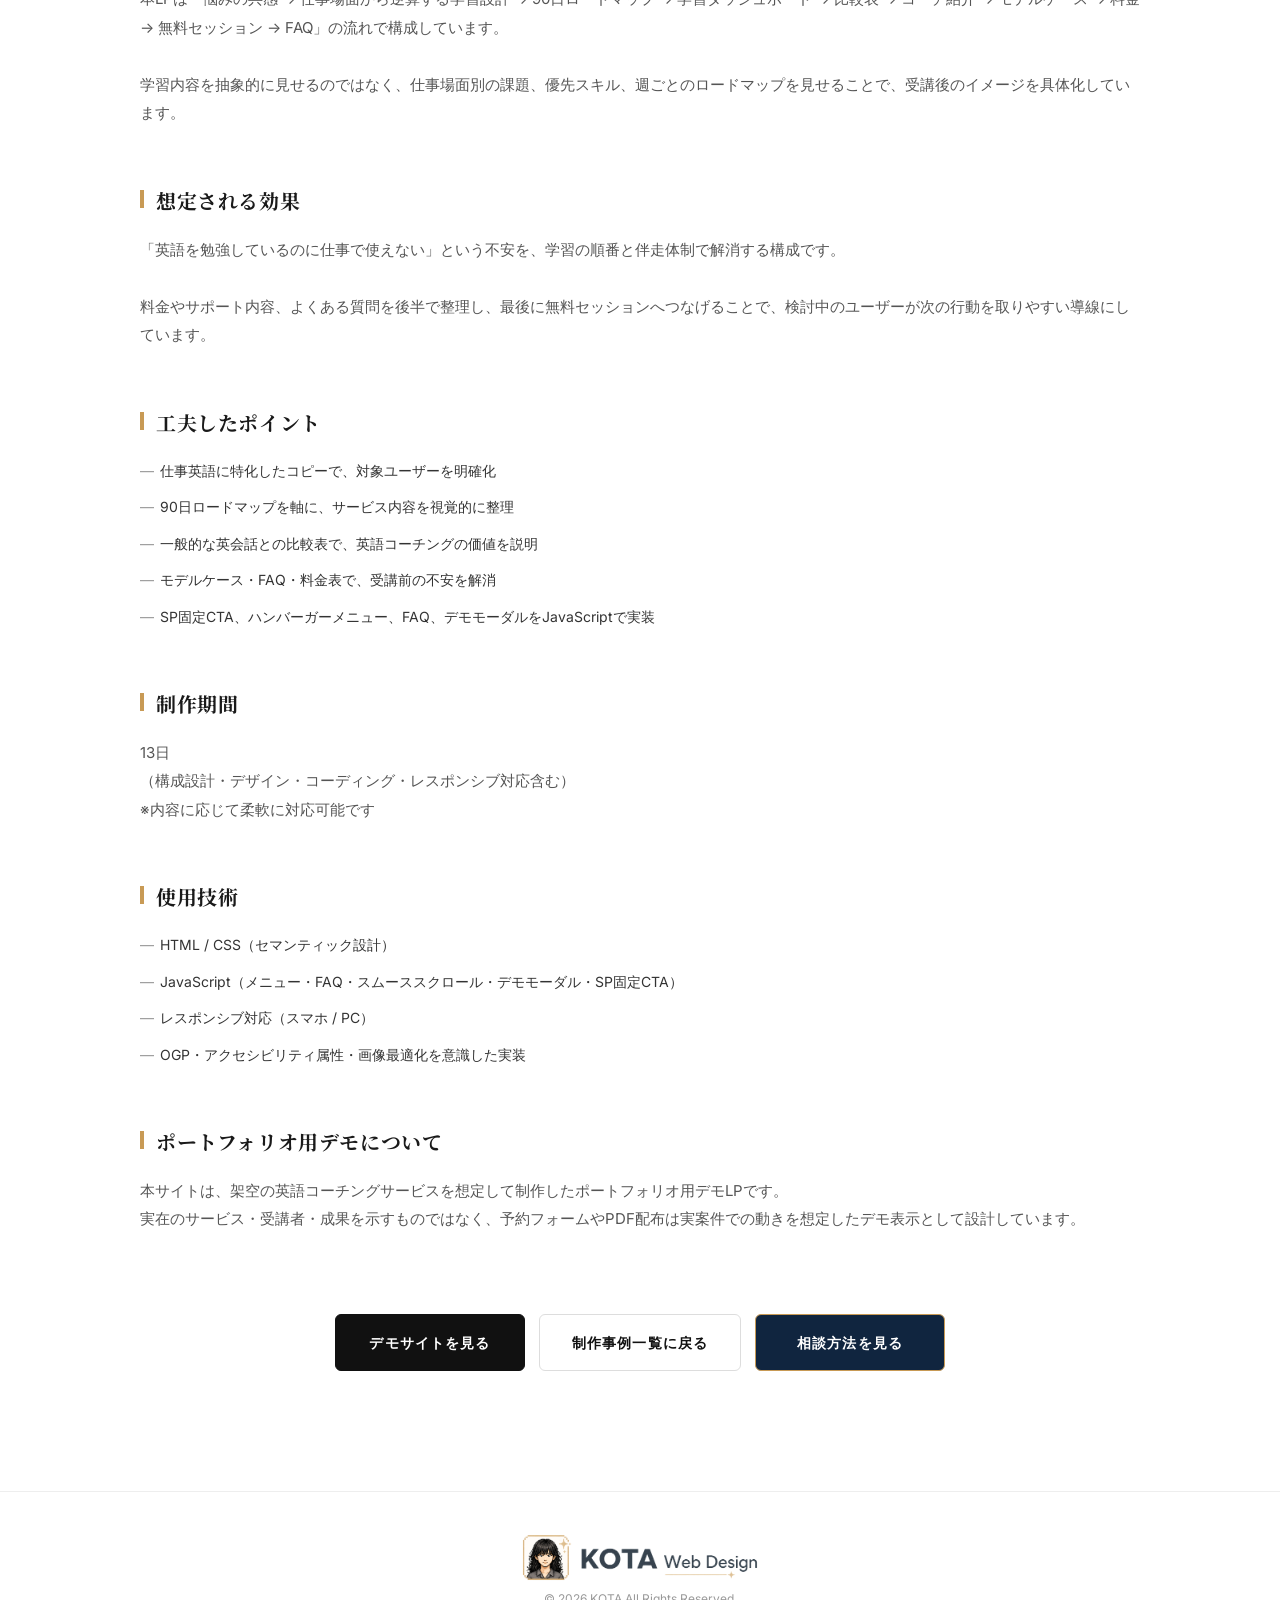
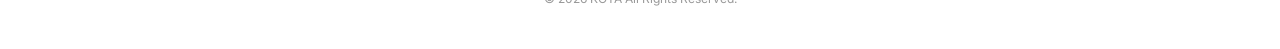
<file: lp-shift-english.html>
<!DOCTYPE html>
<html lang="ja">
<head>
  <meta charset="UTF-8">
  <meta name="viewport" content="width=device-width, initial-scale=1.0">

  <!-- SEO -->
  <title>英語コーチングLP制作実績 | SHIFT ENGLISH | KOTA Web Design</title>
  <meta name="description" content="社会人向け英語コーチングサービスの無料セッション予約につなげるLP制作実績。仕事場面別の課題整理、90日ロードマップ、料金・FAQ・予約導線を意識した制作事例です。">

  <!-- OGP -->
  <meta property="og:title" content="英語コーチングLP制作実績 | KOTA Web Design">
  <meta property="og:description" content="仕事で使う英語力を90日で整える、社会人向け英語コーチングLPの制作事例。">
  <meta property="og:type" content="article">
  <meta property="og:url" content="https://kota-web-design.github.io/kota-design-lab/lp-shift-english.html">
  <meta property="og:image" content="https://kota-web-design.github.io/kota-design-lab/img/lp-shift-english-20260717.jpg">

  <!-- favicon -->
  <link rel="icon" href="img/favicon.ico" sizes="64x64" type="image/x-icon">

  <!-- CSS -->
  <link rel="stylesheet" href="style.css?v=20260907-2">

  <!-- フォント -->
  <link rel="preconnect" href="https://fonts.googleapis.com">
  <link rel="preconnect" href="https://fonts.gstatic.com" crossorigin>
  <link href="https://fonts.googleapis.com/css2?family=Inter:wght@300;400;500;600&family=Noto+Serif+JP:wght@400;500&display=swap" rel="stylesheet">
</head>

<body>

<!-- ================= HEADER ================= -->
<header class="header">
  <div class="header__inner">
    <p class="header__logo">
      <a href="index.html" aria-label="KOTA Web Design トップページ"><picture class="header__brand-picture"><source media="(max-width: 768px)" srcset="img/kota-logo-sp.png"><img src="img/kota-logo-wordmark.png" alt="" width="1200" height="254"></picture><span class="header__brand-label">KOTA Web Design</span></a>
    </p>

    <button class="header__toggle" type="button" aria-label="メニューを開く" aria-expanded="false" aria-controls="globalNav">
      <span></span>
      <span></span>
      <span></span>
    </button>

    <nav class="header__nav" id="globalNav" aria-label="グローバルナビゲーション">
      <ul>
        <li><a href="index.html#about">私について</a></li>
        <li><a href="index.html#service">対応内容</a></li>
        <li><a href="index.html#works">制作事例</a></li>
        <li><a href="index.html#contact">お問い合わせ</a></li>
        <li class="header__cta-item"><a class="header__cta-link" href="index.html#contact">相談方法を見る</a></li>
      </ul>
    </nav>
  </div>
</header>

<!-- ================= MAIN ================= -->
<main>
  <section class="work">
    <div class="work__inner">
      <div class="work__back">
        <a href="index.html">← ポートフォリオ一覧に戻る</a>
      </div>

      <p class="work__badge">自主制作・架空案件</p>

      <h1 class="work__title">
        英語コーチングLP｜90日プランへ導く制作事例
      </h1>

      <div class="work__img">
        <a href="https://kota-web-design.github.io/shift-english-coaching-lp/" target="_blank" rel="noopener noreferrer">
          <img src="img/lp-shift-english-20260717.jpg" alt="英語コーチングLP SHIFT ENGLISHの制作事例" width="1400" height="792" loading="lazy">
        </a>
        <p class="work__link-note">
          ※画像クリックで実際のサイトをご覧いただけます
        </p>
      </div>

      <div class="work__block">
        <h2 class="work__heading">概要</h2>
        <p class="work__text">
          社会人向け英語コーチングサービスの無料セッション予約を目的としたLPです。<br>
          会議・メール・プレゼンなど、仕事で英語を使う場面に合わせて学習内容を整理し、90日プランへつなげる構成にしています。
        </p>

        <p>
          想定ターゲット：仕事で英語が必要になった社会人、会議・メール・プレゼンに不安があるビジネスパーソン<br>
          目的：無料セッション予約・90日学習プラン作成への誘導
        </p>
      </div>

      <div class="work__block">
        <h2 class="work__heading">制作意図</h2>
        <p class="work__text">
          英語学習サービスのLPでは、「何を学べるか」だけでなく「自分の仕事にどう役立つか」が伝わることが重要です。<br><br>
          ファーストビューでは「会議・メール・プレゼン。仕事英語を、90日で整える。」という具体的な訴求にし、完全オンライン・週1回の個別コーチング・毎日のチャットサポートを早い段階で提示しています。
        </p>
      </div>

      <div class="work__block">
        <h2 class="work__heading">設計のポイント</h2>
        <p class="work__text">
          本LPは「悩みの共感 → 仕事場面から逆算する学習設計 → 90日ロードマップ → 学習ダッシュボード → 比較表 → コーチ紹介 → モデルケース → 料金 → 無料セッション → FAQ」の流れで構成しています。<br><br>
          学習内容を抽象的に見せるのではなく、仕事場面別の課題、優先スキル、週ごとのロードマップを見せることで、受講後のイメージを具体化しています。
        </p>
      </div>

      <div class="work__block">
        <h2 class="work__heading">想定される効果</h2>
        <p class="work__text">
          「英語を勉強しているのに仕事で使えない」という不安を、学習の順番と伴走体制で解消する構成です。<br><br>
          料金やサポート内容、よくある質問を後半で整理し、最後に無料セッションへつなげることで、検討中のユーザーが次の行動を取りやすい導線にしています。
        </p>
      </div>

      <div class="work__block">
        <h2 class="work__heading">工夫したポイント</h2>
        <ul class="work__list">
          <li>仕事英語に特化したコピーで、対象ユーザーを明確化</li>
          <li>90日ロードマップを軸に、サービス内容を視覚的に整理</li>
          <li>一般的な英会話との比較表で、英語コーチングの価値を説明</li>
          <li>モデルケース・FAQ・料金表で、受講前の不安を解消</li>
          <li>SP固定CTA、ハンバーガーメニュー、FAQ、デモモーダルをJavaScriptで実装</li>
        </ul>
      </div>

      <div class="work__block">
        <h2 class="work__heading">制作期間</h2>
        <p class="work__text">
          13日<br>
          （構成設計・デザイン・コーディング・レスポンシブ対応含む）<br>
          <span class="work__note">※内容に応じて柔軟に対応可能です</span>
        </p>
      </div>

      <div class="work__block">
        <h2 class="work__heading">使用技術</h2>
        <ul class="work__list">
          <li>HTML / CSS（セマンティック設計）</li>
          <li>JavaScript（メニュー・FAQ・スムーススクロール・デモモーダル・SP固定CTA）</li>
          <li>レスポンシブ対応（スマホ / PC）</li>
          <li>OGP・アクセシビリティ属性・画像最適化を意識した実装</li>
        </ul>
      </div>

      <div class="work__block">
        <h2 class="work__heading">ポートフォリオ用デモについて</h2>
        <p class="work__text">
          本サイトは、架空の英語コーチングサービスを想定して制作したポートフォリオ用デモLPです。<br>
          実在のサービス・受講者・成果を示すものではなく、予約フォームやPDF配布は実案件での動きを想定したデモ表示として設計しています。
        </p>
      </div>

      <div class="work__cta" aria-label="制作事例の操作">
        <a href="https://kota-web-design.github.io/shift-english-coaching-lp/" target="_blank" rel="noopener noreferrer">
          デモサイトを見る
        </a>
        <a href="index.html#works" class="work__cta-secondary">制作事例一覧に戻る</a>
        <a href="index.html#contact" class="work__cta-contact">相談方法を見る</a>
      </div>
    </div>
  </section>
</main>

<footer class="footer">
  <div class="footer__inner">
    <p class="footer__name"><img src="img/kota-logo-wordmark.png" alt="KOTA Web Design" width="1200" height="254"></p>
    <p class="footer__copy">© 2026 KOTA All Rights Reserved.</p>
  </div>
</footer>

<script src="script.js?v=20260710-1"></script>
</body>
</html>
</file>
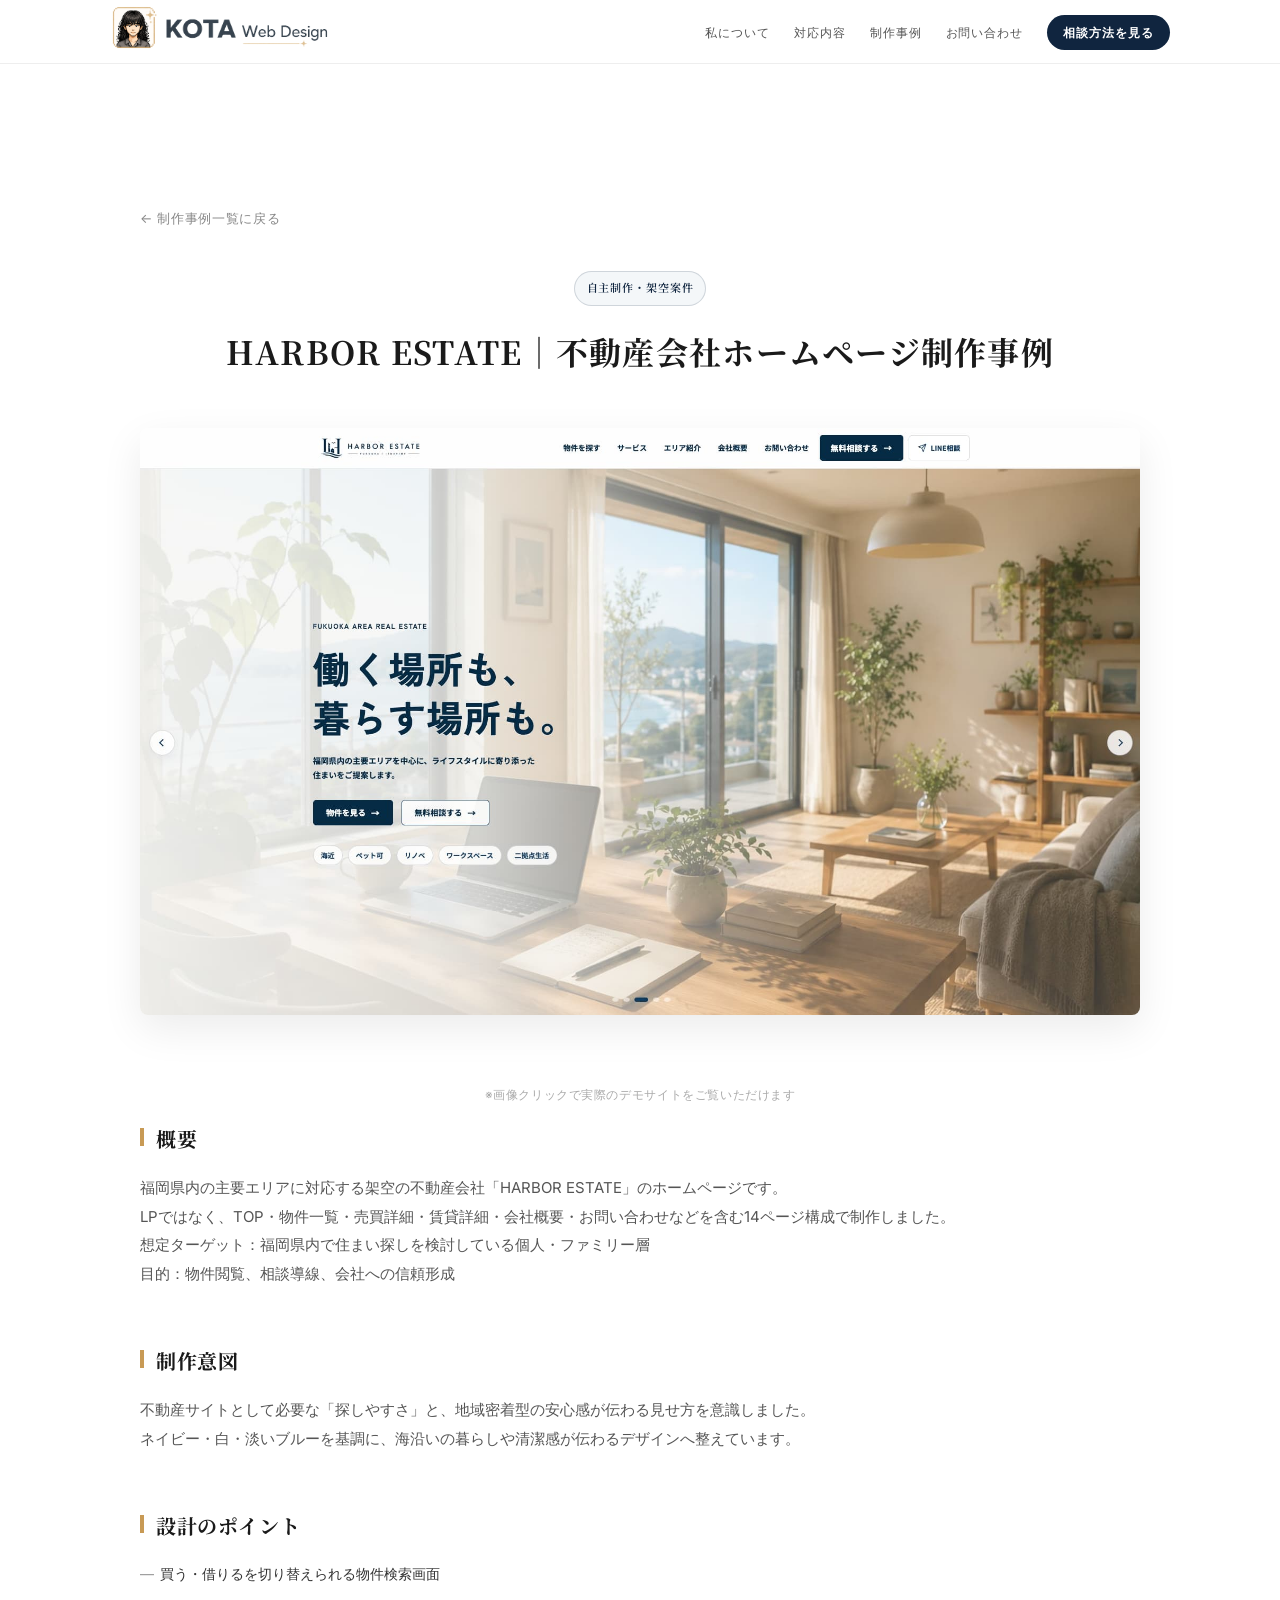
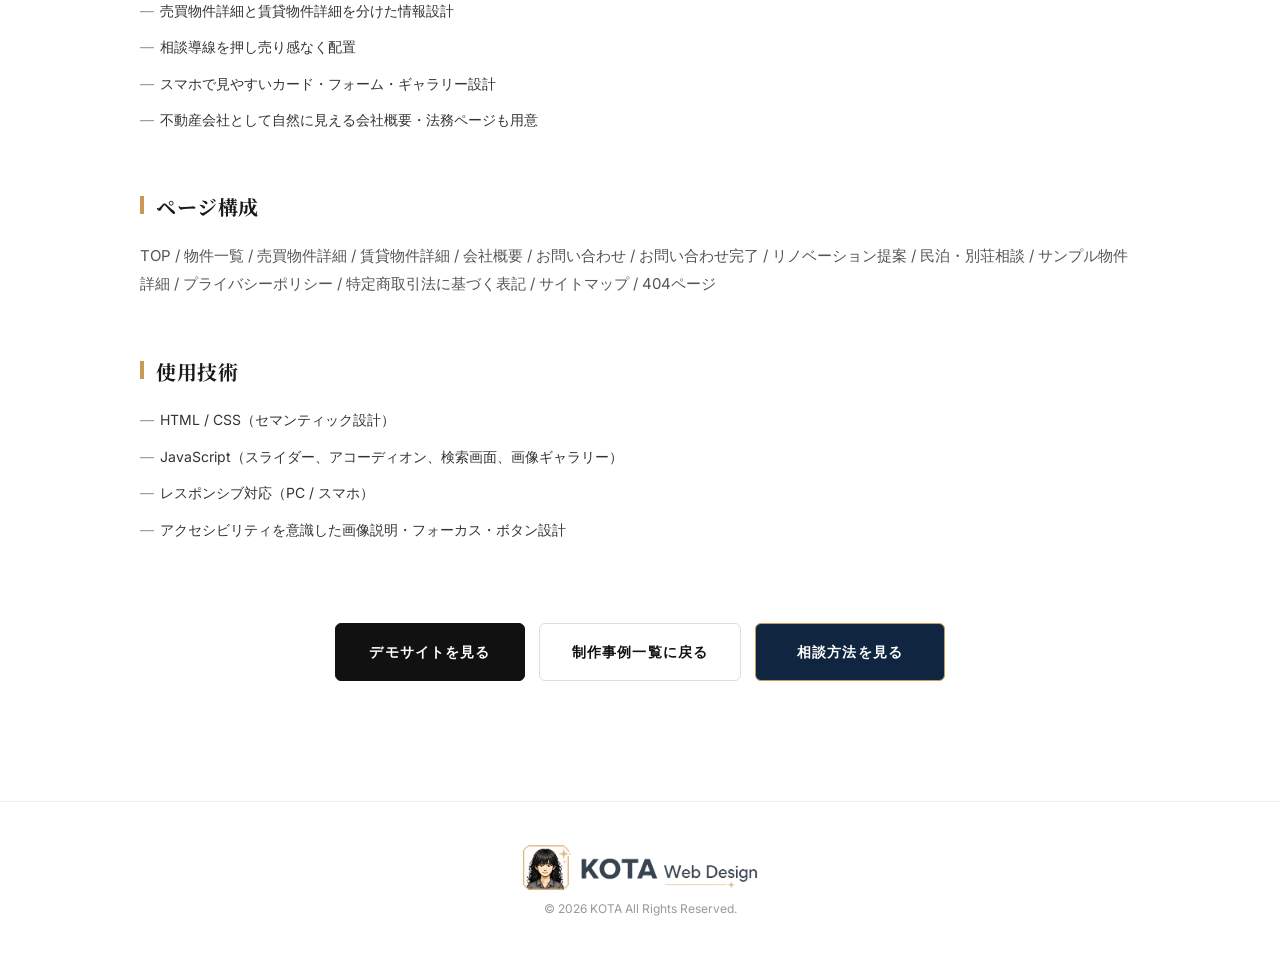
<file: work-harbor-estate.html>
<!DOCTYPE html>
<html lang="ja">
<head>
  <meta charset="UTF-8">
  <meta name="viewport" content="width=device-width, initial-scale=1.0">

  <!-- SEO -->
  <title>不動産会社ホームページ制作実績 | HARBOR ESTATE | KOTA Web Design</title>
  <meta name="description" content="架空の不動産会社HARBOR ESTATEのホームページ制作実績。14ページ構成、物件検索画面、売買・賃貸詳細、レスポンシブ対応まで実案件を想定して制作しました。">

  <!-- OGP -->
  <meta property="og:title" content="不動産会社ホームページ制作実績 | KOTA Web Design">
  <meta property="og:description" content="14ページ構成の不動産会社ホームページ制作実績。物件検索画面、売買・賃貸詳細、レスポンシブ対応まで実案件を想定して制作。">
  <meta property="og:type" content="article">
  <meta property="og:url" content="https://kota-web-design.github.io/kota-design-lab/work-harbor-estate.html">
  <meta property="og:image" content="https://kota-web-design.github.io/kota-design-lab/img/harbor-estate.jpg">

  <!-- favicon -->
  <link rel="icon" href="img/favicon.ico" sizes="64x64" type="image/x-icon">

  <!-- CSS -->
  <link rel="stylesheet" href="style.css?v=20260907-2">

  <!-- フォント -->
  <link rel="preconnect" href="https://fonts.googleapis.com">
  <link rel="preconnect" href="https://fonts.gstatic.com" crossorigin>
  <link href="https://fonts.googleapis.com/css2?family=Inter:wght@300;400;500;600&family=Noto+Serif+JP:wght@400;500&display=swap" rel="stylesheet">
</head>

<body>

<header class="header">
  <div class="header__inner">

    <!-- ロゴ -->
    <p class="header__logo">
      <a href="index.html" aria-label="KOTA Web Design トップページ"><picture class="header__brand-picture"><source media="(max-width: 768px)" srcset="img/kota-logo-sp.png"><img src="img/kota-logo-wordmark.png" alt="" width="1200" height="254"></picture><span class="header__brand-label">KOTA Web Design</span></a>
    </p>

    <!-- ハンバーガー -->
    <button class="header__toggle" type="button" aria-label="メニューを開く" aria-expanded="false" aria-controls="globalNav">
      <span></span>
      <span></span>
      <span></span>
    </button>

    <!-- ナビ -->
    <nav class="header__nav" id="globalNav" aria-label="グローバルナビゲーション">
      <ul>
        <li><a href="index.html#about">私について</a></li>
        <li><a href="index.html#service">対応内容</a></li>
        <li><a href="index.html#works">制作事例</a></li>
        <li><a href="index.html#contact">お問い合わせ</a></li>
        <li class="header__cta-item"><a class="header__cta-link" href="index.html#contact">相談方法を見る</a></li>
      </ul>
    </nav>

  </div>
</header>

<!-- Main -->
<main>

<section class="work">
  <div class="work__inner">

    <div class="work__back">
      <a href="index.html#works">← 制作事例一覧に戻る</a>
    </div>

    <p class="work__badge">自主制作・架空案件</p>

    <!-- タイトル -->
    <h1 class="work__title">
      HARBOR ESTATE｜不動産会社ホームページ制作事例
    </h1>

    <!-- サムネイル -->
    <div class="work__img">
      <a href="https://kota-web-design.github.io/harbor-estate-demo/" target="_blank" rel="noopener noreferrer">
        <img src="img/harbor-estate.jpg" alt="不動産会社ホームページ HARBOR ESTATEのトップページ制作事例" width="1889" height="1108" loading="lazy">
      </a>
    </div>

    <p class="work__link-note">
      ※画像クリックで実際のデモサイトをご覧いただけます
    </p>

    <!-- 概要 -->
    <div class="work__block">
      <h2 class="work__heading">概要</h2>
      <p>
        福岡県内の主要エリアに対応する架空の不動産会社「HARBOR ESTATE」のホームページです。<br>
        LPではなく、TOP・物件一覧・売買詳細・賃貸詳細・会社概要・お問い合わせなどを含む14ページ構成で制作しました。
      </p>
      <p>
        想定ターゲット：福岡県内で住まい探しを検討している個人・ファミリー層<br>
        目的：物件閲覧、相談導線、会社への信頼形成
      </p>
    </div>

    <!-- 制作意図 -->
    <div class="work__block">
      <h2 class="work__heading">制作意図</h2>
      <p>
        不動産サイトとして必要な「探しやすさ」と、地域密着型の安心感が伝わる見せ方を意識しました。<br>
        ネイビー・白・淡いブルーを基調に、海沿いの暮らしや清潔感が伝わるデザインへ整えています。
      </p>
    </div>

    <!-- 設計 -->
    <div class="work__block">
      <h2 class="work__heading">設計のポイント</h2>
      <ul class="work__list">
        <li>買う・借りるを切り替えられる物件検索画面</li>
        <li>売買物件詳細と賃貸物件詳細を分けた情報設計</li>
        <li>相談導線を押し売り感なく配置</li>
        <li>スマホで見やすいカード・フォーム・ギャラリー設計</li>
        <li>不動産会社として自然に見える会社概要・法務ページも用意</li>
      </ul>
    </div>

    <!-- ページ構成 -->
    <div class="work__block">
      <h2 class="work__heading">ページ構成</h2>
      <p>
        TOP / 物件一覧 / 売買物件詳細 / 賃貸物件詳細 / 会社概要 / お問い合わせ / お問い合わせ完了 /
        リノベーション提案 / 民泊・別荘相談 / サンプル物件詳細 / プライバシーポリシー /
        特定商取引法に基づく表記 / サイトマップ / 404ページ
      </p>
    </div>

    <!-- 技術 -->
    <div class="work__block">
      <h2 class="work__heading">使用技術</h2>
      <ul class="work__list">
        <li>HTML / CSS（セマンティック設計）</li>
        <li>JavaScript（スライダー、アコーディオン、検索画面、画像ギャラリー）</li>
        <li>レスポンシブ対応（PC / スマホ）</li>
        <li>アクセシビリティを意識した画像説明・フォーカス・ボタン設計</li>
      </ul>
    </div>

    <!-- デモサイト導線 -->
    <div class="work__cta" aria-label="制作事例の操作">
      <a href="https://kota-web-design.github.io/harbor-estate-demo/" target="_blank" rel="noopener noreferrer">
        デモサイトを見る
      </a>
      <a href="index.html#works" class="work__cta-secondary">制作事例一覧に戻る</a>
      <a href="index.html#contact" class="work__cta-contact">相談方法を見る</a>
    </div>

  </div>
</section>

</main>

<footer class="footer">
  <div class="footer__inner">
    <p class="footer__name"><img src="img/kota-logo-wordmark.png" alt="KOTA Web Design" width="1200" height="254"></p>
    <p class="footer__copy">© 2026 KOTA All Rights Reserved.</p>
  </div>
</footer>

<script src="script.js?v=20260710-1"></script>
</body>
</html>
</file>
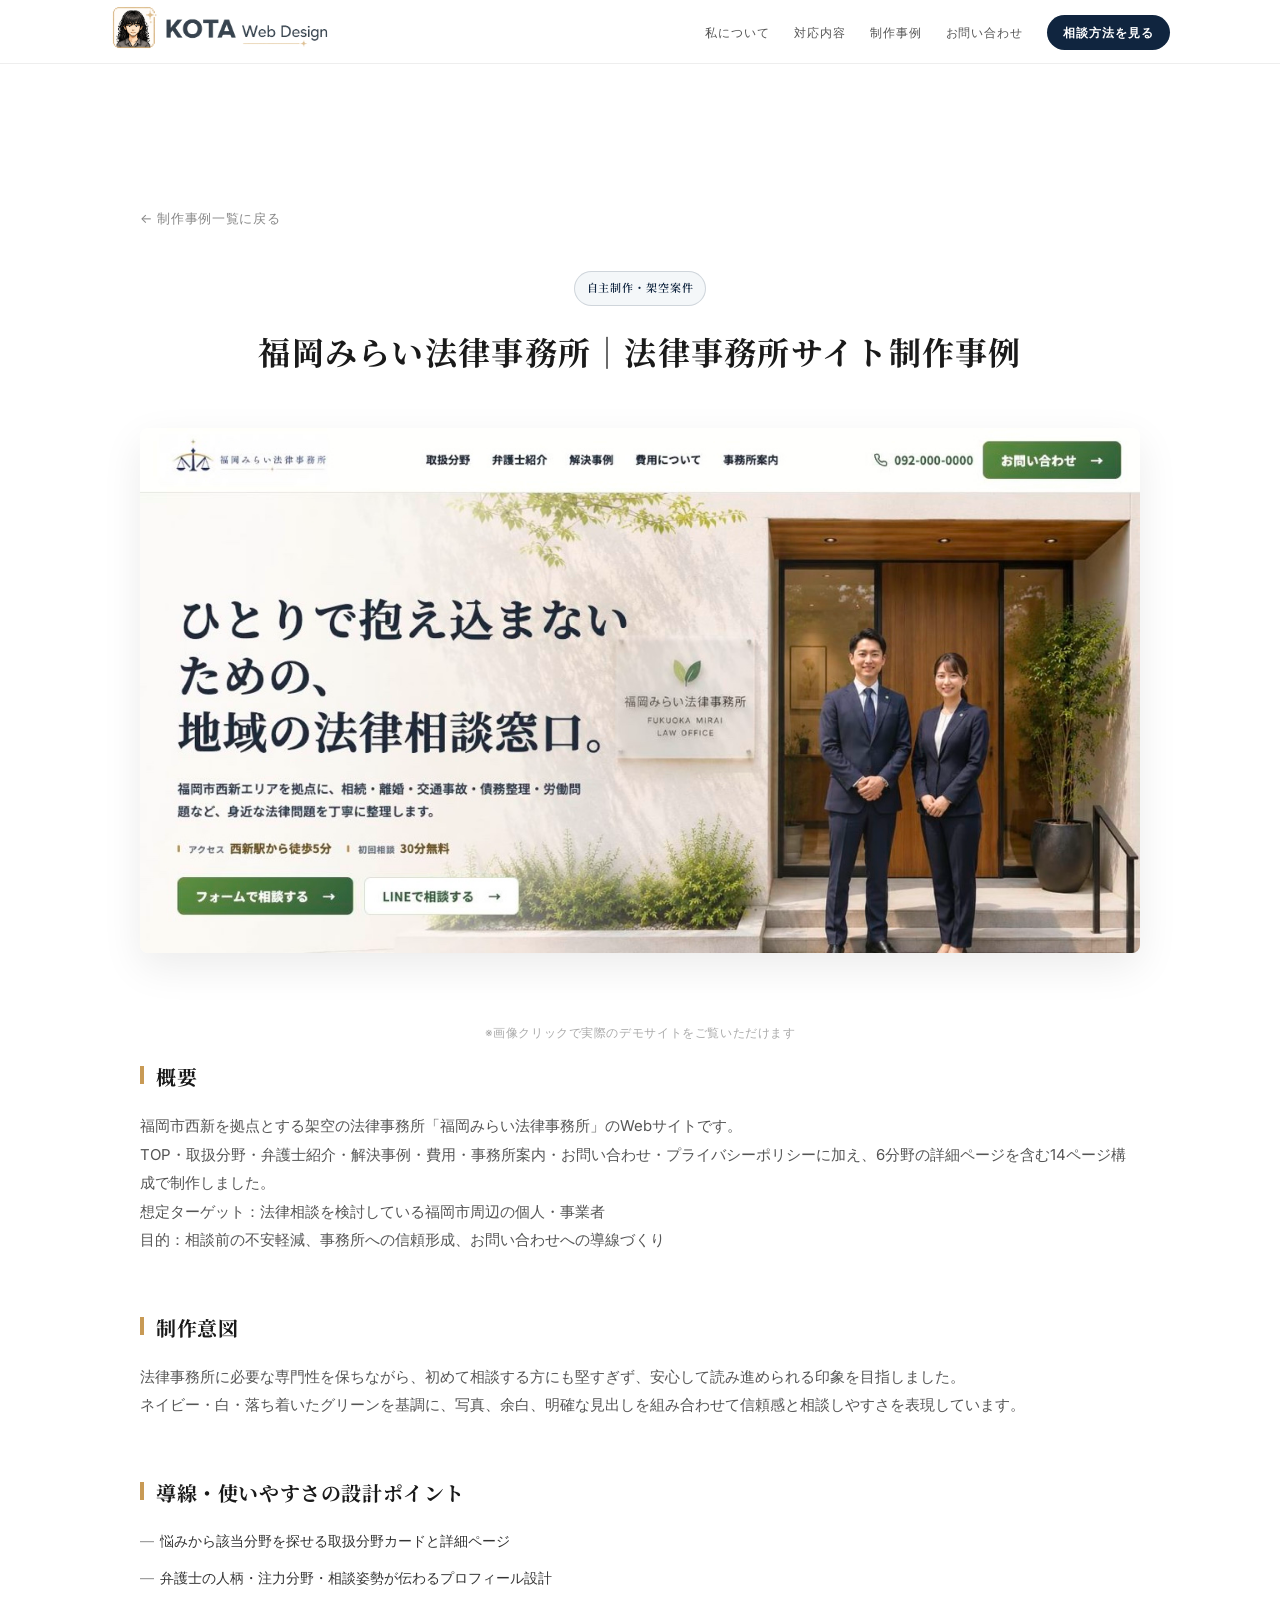
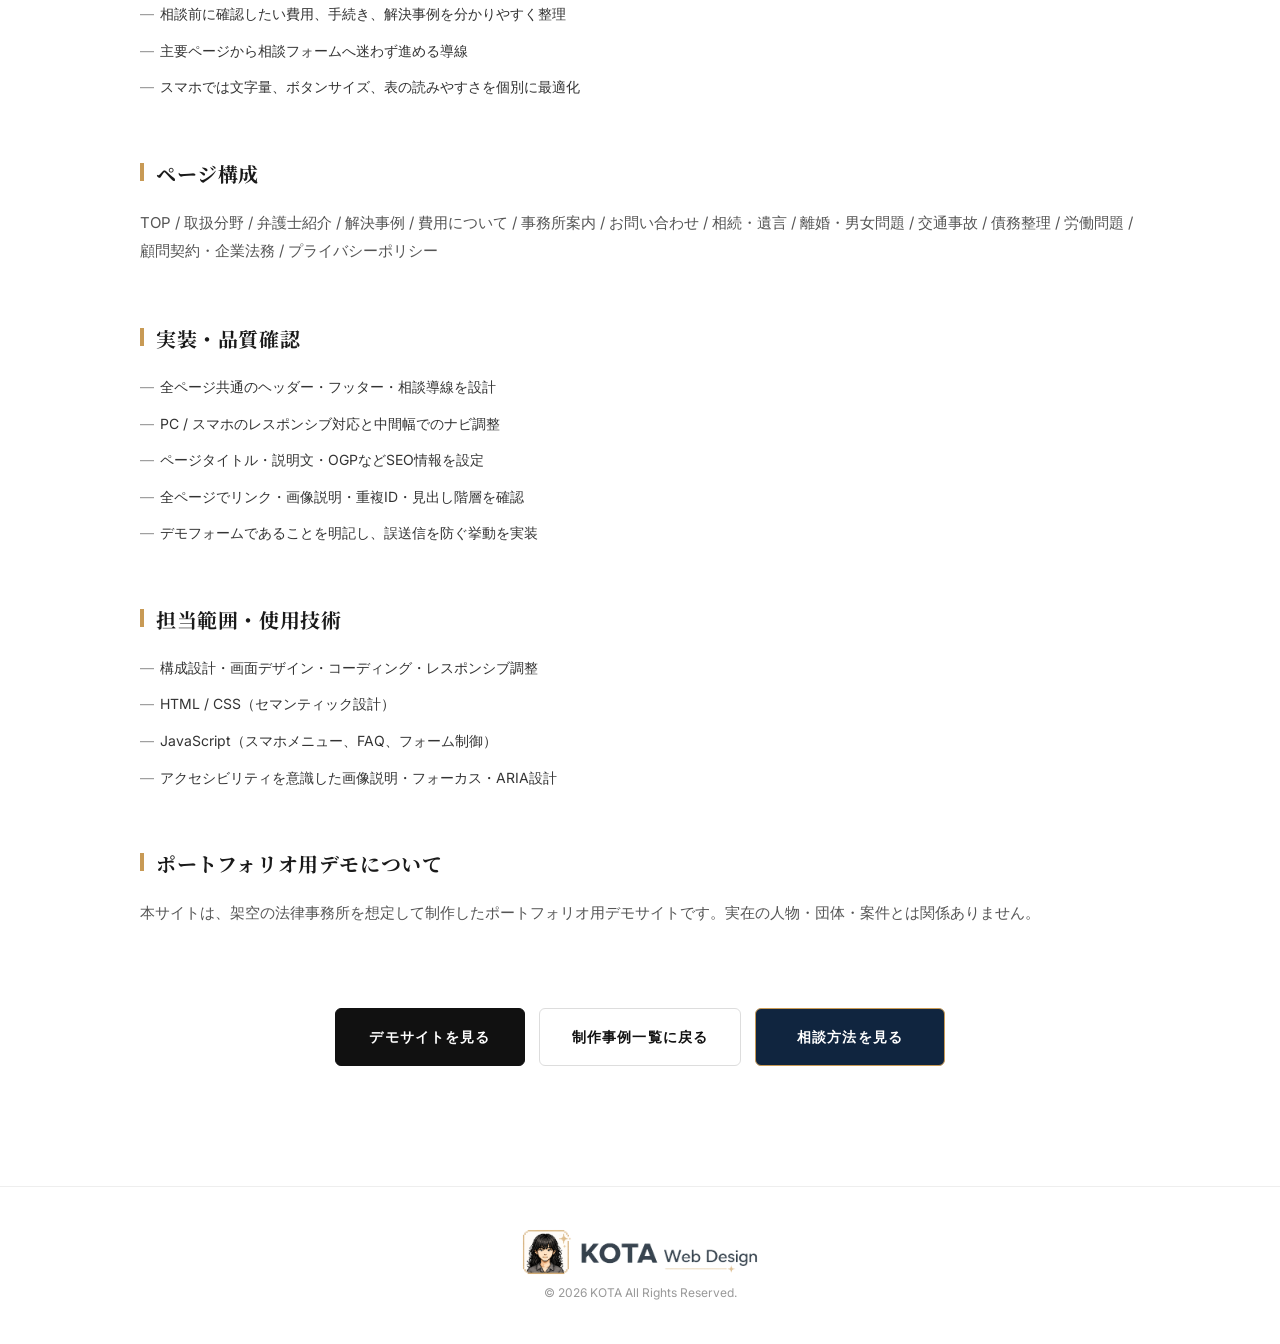
<file: work-law.html>
<!DOCTYPE html>
<html lang="ja">
<head>
  <meta charset="UTF-8">
  <meta name="viewport" content="width=device-width, initial-scale=1.0">

  <!-- SEO -->
  <title>法律事務所サイト制作実績 | 福岡みらい法律事務所 | KOTA Web Design</title>
  <meta name="description" content="架空の法律事務所を想定した14ページ構成のWebサイト制作実績。信頼感、相談導線、費用や取扱分野の分かりやすさを重視して設計・実装しました。">

  <!-- OGP -->
  <meta property="og:title" content="法律事務所サイト制作実績 | KOTA Web Design">
  <meta property="og:description" content="信頼感と相談導線を重視した、14ページ構成の法律事務所サイト制作実績です。">
  <meta property="og:type" content="article">
  <meta property="og:url" content="https://kota-web-design.github.io/kota-design-lab/work-law.html">
  <meta property="og:image" content="https://kota-web-design.github.io/kota-design-lab/img/work-law.jpg">

  <link rel="icon" href="img/favicon.ico" sizes="64x64" type="image/x-icon">
  <link rel="stylesheet" href="style.css?v=20260907-2">
  <link rel="preconnect" href="https://fonts.googleapis.com">
  <link rel="preconnect" href="https://fonts.gstatic.com" crossorigin>
  <link href="https://fonts.googleapis.com/css2?family=Inter:wght@300;400;500;600&amp;family=Noto+Serif+JP:wght@400;500&amp;display=swap" rel="stylesheet">
</head>

<body>

<header class="header">
  <div class="header__inner">
    <p class="header__logo">
      <a href="index.html" aria-label="KOTA Web Design トップページ"><picture class="header__brand-picture"><source media="(max-width: 768px)" srcset="img/kota-logo-sp.png"><img src="img/kota-logo-wordmark.png" alt="" width="1200" height="254"></picture><span class="header__brand-label">KOTA Web Design</span></a>
    </p>

    <button class="header__toggle" type="button" aria-label="メニューを開く" aria-expanded="false" aria-controls="globalNav">
      <span></span>
      <span></span>
      <span></span>
    </button>

    <nav class="header__nav" id="globalNav" aria-label="グローバルナビゲーション">
      <ul>
        <li><a href="index.html#about">私について</a></li>
        <li><a href="index.html#service">対応内容</a></li>
        <li><a href="index.html#works">制作事例</a></li>
        <li><a href="index.html#contact">お問い合わせ</a></li>
        <li class="header__cta-item"><a class="header__cta-link" href="index.html#contact">相談方法を見る</a></li>
      </ul>
    </nav>
  </div>
</header>

<main>
  <section class="work">
    <div class="work__inner">

      <div class="work__back">
        <a href="index.html#works">← 制作事例一覧に戻る</a>
      </div>

      <p class="work__badge">自主制作・架空案件</p>

      <h1 class="work__title">
        福岡みらい法律事務所｜法律事務所サイト制作事例
      </h1>

      <div class="work__img">
        <a href="https://kota-web-design.github.io/fukuoka-mirai-law-demo/index.html" target="_blank" rel="noopener noreferrer">
          <img src="img/work-law.jpg" alt="福岡みらい法律事務所のWebサイト制作事例" width="1200" height="630" loading="lazy">
        </a>
      </div>

      <p class="work__link-note">
        ※画像クリックで実際のデモサイトをご覧いただけます
      </p>

      <div class="work__block">
        <h2 class="work__heading">概要</h2>
        <p>
          福岡市西新を拠点とする架空の法律事務所「福岡みらい法律事務所」のWebサイトです。<br>
          TOP・取扱分野・弁護士紹介・解決事例・費用・事務所案内・お問い合わせ・プライバシーポリシーに加え、6分野の詳細ページを含む14ページ構成で制作しました。
        </p>
        <p>
          想定ターゲット：法律相談を検討している福岡市周辺の個人・事業者<br>
          目的：相談前の不安軽減、事務所への信頼形成、お問い合わせへの導線づくり
        </p>
      </div>

      <div class="work__block">
        <h2 class="work__heading">制作意図</h2>
        <p>
          法律事務所に必要な専門性を保ちながら、初めて相談する方にも堅すぎず、安心して読み進められる印象を目指しました。<br>
          ネイビー・白・落ち着いたグリーンを基調に、写真、余白、明確な見出しを組み合わせて信頼感と相談しやすさを表現しています。
        </p>
      </div>

      <div class="work__block">
        <h2 class="work__heading">導線・使いやすさの設計ポイント</h2>
        <ul class="work__list">
          <li>悩みから該当分野を探せる取扱分野カードと詳細ページ</li>
          <li>弁護士の人柄・注力分野・相談姿勢が伝わるプロフィール設計</li>
          <li>相談前に確認したい費用、手続き、解決事例を分かりやすく整理</li>
          <li>主要ページから相談フォームへ迷わず進める導線</li>
          <li>スマホでは文字量、ボタンサイズ、表の読みやすさを個別に最適化</li>
        </ul>
      </div>

      <div class="work__block">
        <h2 class="work__heading">ページ構成</h2>
        <p>
          TOP / 取扱分野 / 弁護士紹介 / 解決事例 / 費用について / 事務所案内 / お問い合わせ /
          相続・遺言 / 離婚・男女問題 / 交通事故 / 債務整理 / 労働問題 / 顧問契約・企業法務 /
          プライバシーポリシー
        </p>
      </div>

      <div class="work__block">
        <h2 class="work__heading">実装・品質確認</h2>
        <ul class="work__list">
          <li>全ページ共通のヘッダー・フッター・相談導線を設計</li>
          <li>PC / スマホのレスポンシブ対応と中間幅でのナビ調整</li>
          <li>ページタイトル・説明文・OGPなどSEO情報を設定</li>
          <li>全ページでリンク・画像説明・重複ID・見出し階層を確認</li>
          <li>デモフォームであることを明記し、誤送信を防ぐ挙動を実装</li>
        </ul>
      </div>

      <div class="work__block">
        <h2 class="work__heading">担当範囲・使用技術</h2>
        <ul class="work__list">
          <li>構成設計・画面デザイン・コーディング・レスポンシブ調整</li>
          <li>HTML / CSS（セマンティック設計）</li>
          <li>JavaScript（スマホメニュー、FAQ、フォーム制御）</li>
          <li>アクセシビリティを意識した画像説明・フォーカス・ARIA設計</li>
        </ul>
      </div>

      <div class="work__block">
        <h2 class="work__heading">ポートフォリオ用デモについて</h2>
        <p>
          本サイトは、架空の法律事務所を想定して制作したポートフォリオ用デモサイトです。実在の人物・団体・案件とは関係ありません。
        </p>
      </div>

      <div class="work__cta" aria-label="制作事例の操作">
        <a href="https://kota-web-design.github.io/fukuoka-mirai-law-demo/index.html" target="_blank" rel="noopener noreferrer">
          デモサイトを見る
        </a>
        <a href="index.html#works" class="work__cta-secondary">制作事例一覧に戻る</a>
        <a href="index.html#contact" class="work__cta-contact">相談方法を見る</a>
      </div>

    </div>
  </section>
</main>

<footer class="footer">
  <div class="footer__inner">
    <p class="footer__name"><img src="img/kota-logo-wordmark.png" alt="KOTA Web Design" width="1200" height="254"></p>
    <p class="footer__copy">© 2026 KOTA All Rights Reserved.</p>
  </div>
</footer>

<script src="script.js?v=20260710-1"></script>
</body>
</html>
</file>
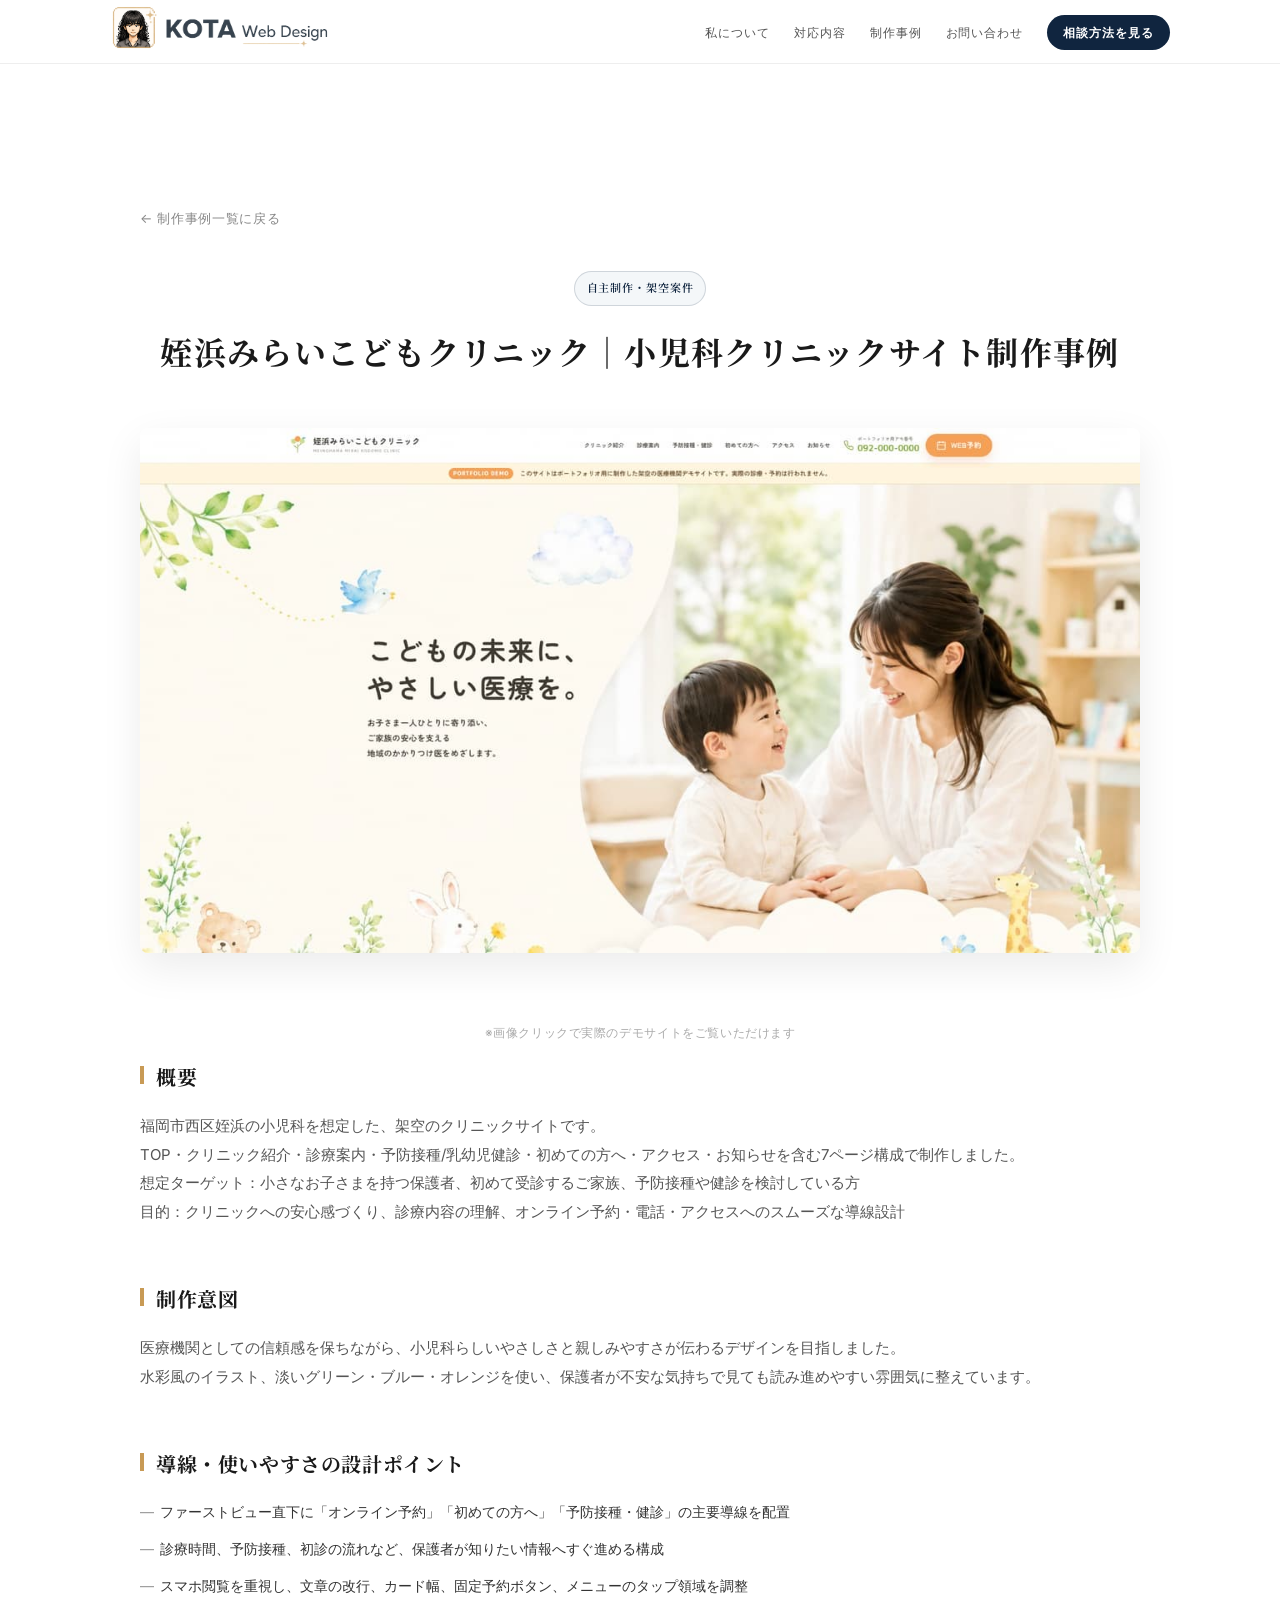
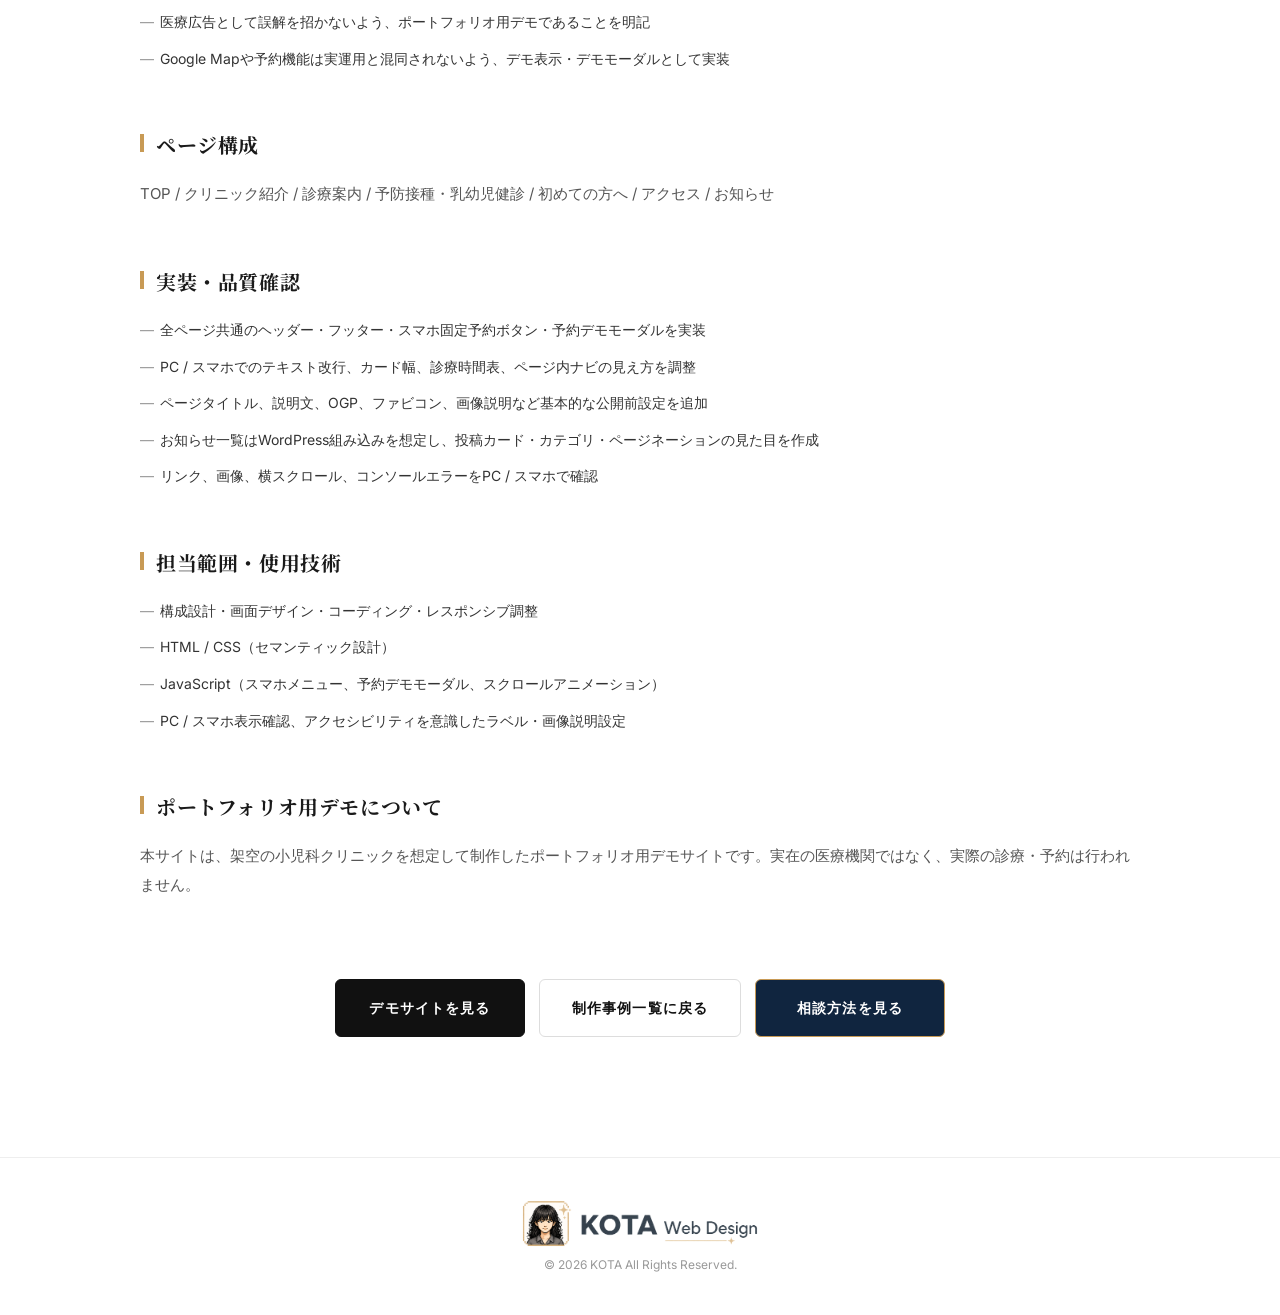
<file: work-pediatric-clinic.html>
<!doctype html>
<html lang="ja">
  <head>
    <meta charset="UTF-8" />
    <meta name="viewport" content="width=device-width, initial-scale=1.0" />

    <!-- SEO -->
    <title>
      小児科クリニックサイト制作実績 | 姪浜みらいこどもクリニック | KOTA Web
      Design
    </title>
    <meta
      name="description"
      content="架空の小児科クリニックを想定した7ページ構成のWebサイト制作実績。やさしい世界観、診療案内、予防接種、初診導線、アクセス情報まで実案件を想定して設計・実装しました。"
    />

    <!-- OGP -->
    <meta
      property="og:title"
      content="小児科クリニックサイト制作実績 | KOTA Web Design"
    />
    <meta
      property="og:description"
      content="小児科クリニックを想定した7ページ構成のWebサイト制作実績。やさしい印象と予約導線、スマホでの読みやすさを重視して制作。"
    />
    <meta property="og:type" content="article" />
    <meta
      property="og:url"
      content="https://kota-web-design.github.io/kota-design-lab/work-pediatric-clinic.html"
    />
    <meta
      property="og:image"
      content="https://kota-web-design.github.io/kota-design-lab/img/work-pediatric-clinic-20260710.png"
    />

    <link rel="icon" href="img/favicon.ico" sizes="64x64" type="image/x-icon" />
    <link rel="stylesheet" href="style.css?v=20260907-2" />
    <link rel="preconnect" href="https://fonts.googleapis.com" />
    <link rel="preconnect" href="https://fonts.gstatic.com" crossorigin />
    <link
      href="https://fonts.googleapis.com/css2?family=Inter:wght@300;400;500;600&amp;family=Noto+Serif+JP:wght@400;500&amp;display=swap"
      rel="stylesheet"
    />
  </head>

  <body>
    <header class="header">
      <div class="header__inner">
        <p class="header__logo">
          <a href="index.html" aria-label="KOTA Web Design トップページ"><picture class="header__brand-picture"><source media="(max-width: 768px)" srcset="img/kota-logo-sp.png" /><img src="img/kota-logo-wordmark.png" alt="" width="1200" height="254" /></picture><span class="header__brand-label">KOTA Web Design</span></a>
        </p>

        <button
          class="header__toggle"
          type="button"
          aria-label="メニューを開く"
          aria-expanded="false"
          aria-controls="globalNav"
        >
          <span></span>
          <span></span>
          <span></span>
        </button>

        <nav
          class="header__nav"
          id="globalNav"
          aria-label="グローバルナビゲーション"
        >
          <ul>
            <li><a href="index.html#about">私について</a></li>
            <li><a href="index.html#service">対応内容</a></li>
            <li><a href="index.html#works">制作事例</a></li>
            <li><a href="index.html#contact">お問い合わせ</a></li>
            <li class="header__cta-item"><a class="header__cta-link" href="index.html#contact">相談方法を見る</a></li>
          </ul>
        </nav>
      </div>
    </header>

    <main>
      <section class="work">
        <div class="work__inner">
          <div class="work__back">
            <a href="index.html#works">← 制作事例一覧に戻る</a>
          </div>

          <p class="work__badge">自主制作・架空案件</p>

          <h1 class="work__title">
            姪浜みらいこどもクリニック｜小児科クリニックサイト制作事例
          </h1>

          <div class="work__img">
            <a
              href="https://kota-web-design.github.io/meinohama-mirai-kids-clinic_demo/"
              target="_blank"
              rel="noopener noreferrer"
            >
              <img
                src="img/work-pediatric-clinic-20260710.png"
                alt="姪浜みらいこどもクリニックのWebサイト制作事例"
                width="1200"
                height="630"
                loading="lazy"
              />
            </a>
          </div>

          <p class="work__link-note">
            ※画像クリックで実際のデモサイトをご覧いただけます
          </p>

          <div class="work__block">
            <h2 class="work__heading">概要</h2>
            <p>
              福岡市西区姪浜の小児科を想定した、架空のクリニックサイトです。<br />
              TOP・クリニック紹介・診療案内・予防接種/乳幼児健診・初めての方へ・アクセス・お知らせを含む7ページ構成で制作しました。
            </p>
            <p>
              想定ターゲット：小さなお子さまを持つ保護者、初めて受診するご家族、予防接種や健診を検討している方<br />
              目的：クリニックへの安心感づくり、診療内容の理解、オンライン予約・電話・アクセスへのスムーズな導線設計
            </p>
          </div>

          <div class="work__block">
            <h2 class="work__heading">制作意図</h2>
            <p>
              医療機関としての信頼感を保ちながら、小児科らしいやさしさと親しみやすさが伝わるデザインを目指しました。<br />
              水彩風のイラスト、淡いグリーン・ブルー・オレンジを使い、保護者が不安な気持ちで見ても読み進めやすい雰囲気に整えています。
            </p>
          </div>

          <div class="work__block">
            <h2 class="work__heading">導線・使いやすさの設計ポイント</h2>
            <ul class="work__list">
              <li>
                ファーストビュー直下に「オンライン予約」「初めての方へ」「予防接種・健診」の主要導線を配置
              </li>
              <li>
                診療時間、予防接種、初診の流れなど、保護者が知りたい情報へすぐ進める構成
              </li>
              <li>
                スマホ閲覧を重視し、文章の改行、カード幅、固定予約ボタン、メニューのタップ領域を調整
              </li>
              <li>
                医療広告として誤解を招かないよう、ポートフォリオ用デモであることを明記
              </li>
              <li>
                Google
                Mapや予約機能は実運用と混同されないよう、デモ表示・デモモーダルとして実装
              </li>
            </ul>
          </div>

          <div class="work__block">
            <h2 class="work__heading">ページ構成</h2>
            <p>
              TOP / クリニック紹介 / 診療案内 / 予防接種・乳幼児健診 /
              初めての方へ / アクセス / お知らせ
            </p>
          </div>

          <div class="work__block">
            <h2 class="work__heading">実装・品質確認</h2>
            <ul class="work__list">
              <li>
                全ページ共通のヘッダー・フッター・スマホ固定予約ボタン・予約デモモーダルを実装
              </li>
              <li>
                PC /
                スマホでのテキスト改行、カード幅、診療時間表、ページ内ナビの見え方を調整
              </li>
              <li>
                ページタイトル、説明文、OGP、ファビコン、画像説明など基本的な公開前設定を追加
              </li>
              <li>
                お知らせ一覧はWordPress組み込みを想定し、投稿カード・カテゴリ・ページネーションの見た目を作成
              </li>
              <li>リンク、画像、横スクロール、コンソールエラーをPC / スマホで確認</li>
            </ul>
          </div>

          <div class="work__block">
            <h2 class="work__heading">担当範囲・使用技術</h2>
            <ul class="work__list">
              <li>構成設計・画面デザイン・コーディング・レスポンシブ調整</li>
              <li>HTML / CSS（セマンティック設計）</li>
              <li>
                JavaScript（スマホメニュー、予約デモモーダル、スクロールアニメーション）
              </li>
              <li>PC / スマホ表示確認、アクセシビリティを意識したラベル・画像説明設定</li>
            </ul>
          </div>

          <div class="work__block">
            <h2 class="work__heading">ポートフォリオ用デモについて</h2>
            <p>
              本サイトは、架空の小児科クリニックを想定して制作したポートフォリオ用デモサイトです。実在の医療機関ではなく、実際の診療・予約は行われません。
            </p>
          </div>

          <div class="work__cta" aria-label="制作事例の操作">
            <a
              href="https://kota-web-design.github.io/meinohama-mirai-kids-clinic_demo/"
              target="_blank"
              rel="noopener noreferrer"
            >
              デモサイトを見る
            </a>
            <a href="index.html#works" class="work__cta-secondary"
              >制作事例一覧に戻る</a>
            <a href="index.html#contact" class="work__cta-contact">相談方法を見る</a>
          </div>
        </div>
      </section>
    </main>

    <footer class="footer">
      <div class="footer__inner">
        <p class="footer__name"><img src="img/kota-logo-wordmark.png" alt="KOTA Web Design" width="1200" height="254" /></p>
        <p class="footer__copy">© 2026 KOTA All Rights Reserved.</p>
      </div>
    </footer>

    <script src="script.js?v=20260710-1"></script>
  </body>
</html>
</file>
<file: style.css>
/* ===============================
   Reset CSS
=============================== */
*,
*::before,
*::after {
  box-sizing: border-box;
}

/* ===============================
   2026-07 クラウドソーシング向け改善
=============================== */
:root {
  --brand-navy: #10253f;
  --brand-gold: #c89a55;
  --brand-ink: #152033;
  --brand-surface: #f5f7f8;
}

  .sp-only{
    display: none;
  }

   .pc-only{
    display: block;
   }

.header__logo a {
  display: inline-flex;
  align-items: center;
  gap: 10px;
  color: var(--brand-navy);
}

.header__logo img {
  width: 36px;
  height: 36px;
  object-fit: contain;
}

.header__cta-link {
  padding: 10px 16px;
  border-radius: 999px;
  background: var(--brand-navy);
  color: #fff !important;
  font-weight: 600;
}

.header__cta-link:hover {
  background: #183552;
  color: #fff;
}

.fv {
  background:
    radial-gradient(circle at 50% 0%, rgba(200, 154, 85, 0.1), transparent 34%),
    linear-gradient(180deg, #fff 0%, #fbfcfc 100%);
}

.fv__lead,
.works__eyebrow,
.portfolio-cta__label {
  color: var(--brand-gold);
  font-weight: 600;
}

.fv__title {
  color: var(--brand-ink);
}

.btn-primary {
  background: var(--brand-navy);
}

.btn-contact {
  border-color: var(--brand-navy);
  color: var(--brand-navy);
}

.btn-contact:hover {
  background: var(--brand-navy);
  color: #fff;
}

.fv__points li {
  border-color: #e3e8ec;
  box-shadow: 0 14px 34px rgba(16, 37, 63, 0.05);
}

.fv__points strong {
  color: var(--brand-navy);
}

.about__img {
  min-height: 410px;
  justify-content: center;
  padding: 48px;
  border: 1px solid #e2e7ea;
  border-radius: 16px;
  background:
    radial-gradient(circle at 50% 36%, rgba(200, 154, 85, 0.14), transparent 34%),
    var(--brand-surface);
}

.about__img img {
  width: 100%;
  max-width: 310px;
  height: auto;
  object-fit: contain;
  border-radius: 0;
  box-shadow: none;
  filter: none;
}

.about__img img:hover {
  transform: translateY(-3px);
  box-shadow: none;
}

.about__summary strong,
.about__strength h3,
.about__data h3 {
  color: var(--brand-navy);
}

.about__strength li::before,
.service__points li::before,
.work__heading::before {
  background: var(--brand-gold);
}

.works__eyebrow {
  margin-bottom: 10px;
  text-align: center;
  font-family: 'Inter', 'Noto Serif JP', sans-serif;
  font-size: 11px;
  letter-spacing: 0.18em;
}

.works__img,
.lp__img {
  position: relative;
}

.project-badge {
  position: absolute;
  top: 14px;
  left: 14px;
  z-index: 2;
  display: inline-flex;
  align-items: center;
  min-height: 30px;
  padding: 6px 11px;
  border: 1px solid rgba(255, 255, 255, 0.5);
  border-radius: 999px;
  background: rgba(16, 37, 63, 0.88);
  color: #fff;
  font-family: 'Inter', 'Noto Serif JP', sans-serif;
  font-size: 10px;
  font-weight: 600;
  letter-spacing: 0.06em;
  backdrop-filter: blur(8px);
}

.portfolio-cta {
  padding: 92px 20px;
  background: var(--brand-navy);
  color: #fff;
  text-align: center;
}

.portfolio-cta__inner {
  max-width: 760px;
  margin: 0 auto;
}

.portfolio-cta__label {
  margin-bottom: 14px;
  font-family: 'Inter', 'Noto Serif JP', sans-serif;
  font-size: 11px;
  letter-spacing: 0.2em;
}

.portfolio-cta h2 {
  margin-bottom: 18px;
  font-size: 28px;
  line-height: 1.5;
  color: #fff;
}

.portfolio-cta p:not(.portfolio-cta__label) {
  max-width: 650px;
  margin: 0 auto 30px;
  color: rgba(255, 255, 255, 0.78);
  font-size: 14px;
  line-height: 1.9;
}

.portfolio-cta__button,
.contact__button {
  display: inline-flex;
  align-items: center;
  justify-content: center;
  gap: 18px;
  min-height: 56px;
  padding: 15px 28px;
  border-radius: 8px;
  font-size: 14px;
  font-weight: 600;
  letter-spacing: 0.05em;
  transition: transform 0.25s ease, box-shadow 0.25s ease, background 0.25s ease;
}

.portfolio-cta__button {
  background: #fff;
  color: var(--brand-navy);
}

.portfolio-cta__button:hover,
.contact__button:hover {
  transform: translateY(-2px);
  box-shadow: 0 14px 30px rgba(0, 0, 0, 0.16);
}

.portfolio-cta small {
  display: block;
  margin-top: 14px;
  color: rgba(255, 255, 255, 0.58);
  font-size: 11px;
}

.contact__button {
  margin-top: 28px;
  background: var(--brand-navy);
  color: #fff;
}

.contact__note {
  margin-top: 16px;
  color: #888;
  font-size: 12px;
}

.footer__name {
  display: flex;
  align-items: center;
  justify-content: center;
  gap: 8px;
  color: var(--brand-navy);
  font-weight: 600;
}

.footer__name img {
  width: 36px;
  height: 36px;
  object-fit: contain;
}

a:focus-visible,
button:focus-visible {
  outline: 3px solid rgba(200, 154, 85, 0.65);
  outline-offset: 4px;
}

/* Brand overrides kept last so the existing component styles inherit them. */
.fv__lead,
.works__eyebrow,
.portfolio-cta__label {
  color: var(--brand-gold);
}

.btn-primary {
  background: var(--brand-navy);
}

.btn-contact {
  border-color: var(--brand-navy);
  color: var(--brand-navy);
}

.fv__points li {
  border-color: #e3e8ec;
  box-shadow: 0 14px 34px rgba(16, 37, 63, 0.05);
}

.fv__points strong,
.about__summary strong,
.about__strength h3,
.about__data h3 {
  color: var(--brand-navy);
}

.about__img {
  min-height: 410px;
  justify-content: center;
  padding: 48px;
  border: 1px solid #e2e7ea;
  border-radius: 16px;
  background:
    radial-gradient(circle at 50% 36%, rgba(200, 154, 85, 0.14), transparent 34%),
    var(--brand-surface);
}

.about__img img {
  width: 100%;
  max-width: 310px;
  height: auto;
  object-fit: contain;
  border-radius: 0;
  box-shadow: none;
  filter: none;
}

.about__strength li::before,
.service__points li::before,
.work__heading::before {
  background: var(--brand-gold);
}

.work__badge {
  width: fit-content;
  margin: 0 auto 18px;
  padding: 7px 12px;
  border: 1px solid rgba(16, 37, 63, 0.16);
  border-radius: 999px;
  background: #f4f7f9;
  color: var(--brand-navy);
  font-family: 'Inter', 'Noto Serif JP', sans-serif;
  font-size: 11px;
  font-weight: 600;
  letter-spacing: 0.08em;
}

.work__cta a.work__cta-contact {
  border-color: var(--brand-gold);
  background: var(--brand-navy);
  color: #fff;
}

html, body {
  margin: 0;
  padding: 0;
}


html {
  overflow-x: hidden;
  scroll-behavior: smooth;
}

body {
  line-height: 1.7;
  font-family: -apple-system, BlinkMacSystemFont, "Hiragino Sans", "Yu Gothic", YuGothic, "Inter", sans-serif;
  color: #1a1a1a;
  background-color: #fff;
  padding-top: 64px;
  overflow-x: hidden;
}

img {
  max-width: 100%;
  height: auto;
  display: block;
}

a {
  text-decoration: none;
  color: inherit;
}

ul, ol {
  list-style: none;
  padding: 0;
  margin: 0;
}

h1, h2, h3 {
  margin: 0;
  font-family: 'Noto Serif JP', serif;
}

p {
  margin: 0;
}

h1,
h2,
h3,
p,
li,
a {
  text-wrap: pretty;
}

.sp-only{
  display: none;
}

.pc-only{
  display: block;
}


/* ===============================
   HEADER
=============================== */
.header {
  height: 64px;
  position: fixed;
  top: 0;
  left: 0;
  width: 100%;
  background: #fff;
  border-bottom: 1px solid #eee;
  z-index: 300;
}

.header__inner {
  max-width: 1100px;
  margin: 0 auto;
  padding: 0 20px; 
  height: 100%; 
  display: flex;
  justify-content: space-between;
  align-items: center; 
}

.header__logo a {
  font-size: 14px;
  font-weight: 600;
  letter-spacing: 0.05em;
}

.header__nav ul {
  display: flex;
  gap: 24px;
}

.header__nav a {
  font-size: 12px;
  letter-spacing: 0.08em;
  color: #555;
  transition: 0.3s;
}

.header__nav a:hover {
  color: #111;
}

.header__toggle {
  display: none;
}

/* ===============================
   First View
=============================== */

.fv {
  padding: 110px 20px 86px;
  text-align: center;
  border-bottom: 1px solid #eee;
}

.fv__inner {
  max-width: 1000px;
  margin: 0 auto;
}

.fv__lead {
  font-size: 12px;
  letter-spacing: 0.25em;
  margin-bottom: 16px;
  color: #999;
}

.fv__title {
  font-size: 46px;
  font-weight: 700;
  line-height: 1.4;
  margin-bottom: 28px;
  letter-spacing: 0.02em;
  max-width: 720px;
  margin-left: auto;
  margin-right: auto;
}

.fv__title-line {
  display: block;
}

.fv__text-line {
  display: block;
}

.fv__text {
  font-size: 16px;
  color: #555;
  line-height: 1.85;
  margin-bottom: 40px;
  max-width: 620px;
  margin-left: auto;
  margin-right: auto;
}

.fv__cta {
  display: flex;
  flex-direction: row;
  justify-content: center;
  align-items: center;
  gap: 12px;
  margin-bottom: 42px;
}

.btn-primary {
  display: inline-block;
  padding: 16px 42px;
  background-color: #111;
  color: #fff;
  font-size: 14px;
  letter-spacing: 0.08em;
  border-radius: 6px;
  transition: all 0.3s ease;
}

.btn-primary:hover {
  opacity: 0.85;
  transform: translateY(-2px);
}

.btn-secondary {
  display: inline-block;
  padding: 15px 34px;
  background-color: #fff;
  color: #111;
  font-size: 14px;
  letter-spacing: 0.08em;
  border: 1px solid #111;
  border-radius: 6px;
  transition: all 0.3s ease;
}

.btn-secondary:hover {
  background-color: #111;
  color: #fff;
  transform: translateY(-2px);
}

.fv__note {
  font-size: 12px;
  color: #999;
}

.fv__points {
  display: grid;
  grid-template-columns: repeat(3, minmax(0, 1fr));
  gap: 12px;
  max-width: 820px;
  margin: 0 auto;
}

.fv__points li {
  padding: 18px 16px;
  border: 1px solid #eee;
  border-radius: 8px;
  background: #fff;
  text-align: center;
}

.fv__points span,
.fv__points small {
  display: block;
  font-family: 'Inter', 'Noto Serif JP', sans-serif;
}

.fv__points span {
  font-size: 11px;
  color: #888;
  letter-spacing: 0.08em;
  margin-bottom: 7px;
}

.fv__points strong {
  display: block;
  font-family: 'Noto Serif JP', serif;
  font-size: 17px;
  line-height: 1.5;
  font-weight: 700;
  color: #111;
}

.fv__points small {
  margin-top: 5px;
  font-size: 11px;
  color: #999;
}


/* ===============================
   ABOUT
=============================== */
.about {
  padding: 104px 20px;
}

.about__inner {
  max-width: 1100px;
  margin: 0 auto;
  display: flex;
  align-items: flex-start;
  gap: 64px;
}

.about__img {
  width: 40%;
  display: flex;
  align-items: center;
}

.about__img img {
  width: 100%;
  height: 340px;
  object-fit: cover;
  border-radius: 8px;
  box-shadow: 0 20px 40px rgba(0,0,0,0.08);
  transition: 0.4s ease;
  filter: brightness(1.05) contrast(1.08);
}

.about__img img:hover {
  transform: translateY(-4px);
  box-shadow: 0 30px 60px rgba(0,0,0,0.12);
}

.about__content {
  width: 60%;
  text-align: left;
}

.about__title {
  font-size: 26px;
  font-weight: 700;
  margin-bottom: 20px;
  text-align: center;
}

.about__lead {
  font-size: 18px;
  font-weight: 600;
  margin-bottom: 16px;
  text-align: left;
}

.about__lead-line {
  display: block;
}

.about__text {
  font-size: 14px;
  line-height: 1.9;
  color: #555;
  margin-bottom: 22px;
}

.about__summary {
  display: grid;
  grid-template-columns: repeat(3, minmax(0, 1fr));
  gap: 10px;
  margin-bottom: 24px;
}

.about__summary div {
  padding: 14px 12px;
  border: 1px solid #e8e8e8;
  border-radius: 8px;
  background: #fafafa;
}

.about__summary span,
.about__summary strong {
  display: block;
}

.about__summary span {
  margin-bottom: 6px;
  font-family: 'Inter', 'Noto Serif JP', sans-serif;
  font-size: 11px;
  color: #888;
  letter-spacing: 0.08em;
}

.about__summary strong {
  font-family: 'Noto Serif JP', serif;
  font-size: 13px;
  line-height: 1.5;
  color: #111;
}

.about__strength {
  margin-bottom: 24px;
  padding: 18px 20px;
  border: 1px solid #e8e8e8;
  border-radius: 8px;
  background: #fff;
}

.about__strength h3 {
  font-size: 14px;
  margin-bottom: 10px;
  font-weight: 700;
}

.about__strength ul {
  padding-left: 0;
}

.about__strength li {
  position: relative;
  font-size: 13px;
  margin-bottom: 6px;
  padding-left: 18px;
  color: #333;
}

.about__strength li::before {
  content: "";
  position: absolute;
  left: 0;
  top: 0.72em;
  width: 6px;
  height: 6px;
  border-radius: 50%;
  background: #111;
}

.about__data {
  margin-bottom: 24px;
  padding: 18px 20px;
  border: 1px solid #e8e8e8;
  border-radius: 8px;
  background: #fff;
}

.about__data h3 {
  font-size: 14px;
  margin-bottom: 8px;
  font-weight: 700;
}

.about__data p {
  font-size: 13px;
  color: #555;
}

.about__skills {
  display: flex;
  flex-wrap: wrap;
  gap: 10px;
  margin-bottom: 24px;
}

.about__skills li {
  font-size: 12px;
  padding: 6px 12px;
  border: 1px solid #ddd;
  border-radius: 20px;
  transition: 0.3s;
}

.about__skills li:hover {
  background-color: #111;
  color: #fff;
}

.about__note {
  font-size: 15px;
  color: #666;
  line-height: 1.8;
  text-align: left;
  margin-top: 20px;
}

/* ===============================
   CLIENT REVIEW
=============================== */
.client-review {
  padding: 96px 20px;
  background: #f7f7f5;
}

.client-review__inner {
  max-width: 1000px;
  margin: 0 auto;
}

.client-review__title {
  margin-bottom: 16px;
  color: var(--brand-ink);
  font-size: 28px;
  font-weight: 700;
  letter-spacing: 0.05em;
  text-align: center;
}

.client-review__lead {
  max-width: 720px;
  margin: 0 auto 42px;
  color: #666;
  font-size: 14px;
  line-height: 1.9;
  text-align: center;
}

.client-review__card {
  display: block;
  overflow: hidden;
  max-width: 780px;
  margin: 0 auto;
  border: 1px solid #e3e8ec;
  border-radius: 12px;
  background: #fff;
  box-shadow: 0 20px 44px rgba(16, 37, 63, 0.07);
}

.client-review__visual {
  position: relative;
  display: flex;
  align-items: center;
  overflow: hidden;
  background: #fff;
}

.client-review__visual img {
  width: 100%;
  height: auto;
  object-fit: contain;
}

.client-review__visual > span {
  position: absolute;
  right: 14px;
  bottom: 14px;
  padding: 8px 12px;
  border-radius: 999px;
  background: rgba(16, 37, 63, 0.92);
  color: #fff;
  font-size: 10px;
  font-weight: 600;
  letter-spacing: 0.04em;
}

.client-review__privacy {
  margin-top: 16px;
  color: #888;
  font-size: 10px;
  line-height: 1.7;
  text-align: center;
}

/* ===============================
   SERVICE
=============================== */
.service {
  padding: 104px 20px;
  background: #f7f7f5;
  color: #111;
}

.service__inner {
  max-width: 1100px;
  margin: 0 auto;
}

.service__title {
  font-size: 26px;
  font-weight: 700;
  text-align: center;
  margin-bottom: 16px;
  letter-spacing: 0.05em;
}

.service__lead {
  text-align: center;
  font-size: 14px;
  line-height: 1.9;
  color: #555;
  margin-bottom: 54px;
}

.service__grid {
  display: grid;
  grid-template-columns: repeat(4, 1fr);
  gap: 18px;
}

.service__card {
  padding: 30px 22px;
  border: 1px solid #e8e8e8;
  border-radius: 8px;
  background: #fff;
  box-shadow: 0 18px 38px rgba(0, 0, 0, 0.035);
}

.service__num {
  display: block;
  font-size: 34px;
  font-weight: 300;
  line-height: 1;
  letter-spacing: 0.12em;
  color: #c2c2c2;
  margin-bottom: 16px;
  text-align: center;
}

.service__card h3 {
  font-size: 17px;
  font-weight: 600;
  margin-bottom: 12px;
  text-align: center;
}

.service__card p {
  font-size: 13px;
  line-height: 1.8;
  color: #555;
  margin-bottom: 18px;
}

.service__points {
  display: grid;
  gap: 8px;
  padding-top: 16px;
  border-top: 1px solid #eee;
}

.service__points li {
  position: relative;
  padding-left: 18px;
  font-family: 'Inter', 'Noto Serif JP', sans-serif;
  font-size: 12px;
  line-height: 1.7;
  color: #333;
}

.service__points li::before {
  content: "";
  position: absolute;
  left: 0;
  top: 0.72em;
  width: 6px;
  height: 6px;
  border-radius: 50%;
  background: #111;
}

/* ===============================
   WORKS
=============================== */
.works {
  padding: 110px 20px;
  background: #fff;
}

.works__inner {
  max-width: 1100px;
  margin: 0 auto;
}

/* タイトル */
.works__title {
  font-size: 30px;
  font-weight: 700;
  text-align: center;
  margin-bottom: 16px;
  letter-spacing: 0.08em;
}

/* リード */
.works__lead {
  text-align: center;
  font-size: 14px;
  color: #666;
  margin-bottom: 70px;
  line-height: 1.8;
}

/* グリッド */
.works__grid {
  display: grid;
  grid-template-columns: repeat(3, minmax(0, 1fr));
  gap: 40px;
}

/* カード */
.works__card {
  display: block;
  height: 100%;
  border: 1px solid #e9e9e9;
  border-radius: 8px;
  overflow: hidden;
  background: #fff;
  box-shadow: 0 18px 38px rgba(0, 0, 0, 0.035);
  transition: all 0.35s ease;
}

.works__card--soon {
  border: 1px solid #eee;
}

/* 画像 */
.works__img {
  position: relative;
  overflow: hidden;
  border-radius: 0;
}

.works__img img {
  width: 100%;
  height: auto;
  aspect-ratio: 16 / 9;
  object-fit: cover;
  transition: transform 0.5s ease;
}

.works__card--featured .works__img img {
  object-position: center top;
}

.works__soon-visual {
  aspect-ratio: 16 / 9;
  display: grid;
  place-items: center;
  border-radius: 16px;
  background:
    linear-gradient(135deg, rgba(17,17,17,0.08), rgba(17,17,17,0.02)),
    repeating-linear-gradient(45deg, #f8f8f8 0, #f8f8f8 10px, #f1f1f1 10px, #f1f1f1 20px);
}

.works__soon-visual span {
  font-family: 'Inter', 'Noto Serif JP', sans-serif;
  font-size: 12px;
  letter-spacing: 0.16em;
  color: #777;
  padding: 10px 16px;
  border: 1px solid #ddd;
  border-radius: 999px;
  background: rgba(255,255,255,0.82);
}

/* CTAラベル */
.works__link {
  position: absolute;
  bottom: 14px;
  right: 14px;
  font-size: 12px;
  color: #fff;
  background: rgba(0, 0, 0, 0.7);
  padding: 8px 14px;
  border-radius: 30px;
  opacity: 0;
  transform: translateY(6px);
  transition: all 0.3s ease;
}

/* テキスト */
.works__info {
  padding: 20px 20px 22px;
  text-align: left;
}

.works__category {
  display: block;
  margin-bottom: 8px;
  font-family: 'Inter', 'Noto Serif JP', sans-serif;
  font-size: 11px;
  color: #999;
  letter-spacing: 0.12em;
}

.works__info h3 {
  font-size: 17px;
  margin-bottom: 6px;
  font-weight: 600;
  letter-spacing: 0.02em;
}

.works__info p {
  font-size: 13px;
  color: #666;
  line-height: 1.7;
}

.works__info .works__period {
  margin-top: 10px;
  color: #333;
  font-size: 12px;
  font-weight: 600;
}

.works__tags {
  display: flex;
  flex-wrap: wrap;
  justify-content: flex-start;
  gap: 8px;
  margin-top: 14px;
}

.works__tags li {
  font-family: 'Inter', 'Noto Serif JP', sans-serif;
  font-size: 11px;
  color: #555;
  padding: 6px 10px;
  border: 1px solid #e7e7e7;
  border-radius: 999px;
  background: #fafafa;
}

/* ホバー */
.works__card:hover {
  transform: translateY(-8px);
}

.works__card:hover img {
  transform: scale(1.08);
}

.works__card:hover .works__link {
  opacity: 1;
  transform: translateY(0);
}

/* ===============================
   LP PROJECTS
=============================== */
.lp {
  padding: 100px 20px;
  background-color: #fafafa;
}

.lp__inner {
  max-width: 1200px;
  margin: 0 auto;
}

.lp__title {
  font-size: 26px;
  font-weight: 700;
  text-align: center;
  margin-bottom: 14px;
  letter-spacing: 0.05em;
}

.lp__lead {
  text-align: center;
  font-size: 14px;
  color: #666;
  margin-bottom: 50px;
}

.lp__grid {
  display: grid;
  grid-template-columns: repeat(3, 1fr);
  gap: 30px;
}

.lp__card {
  display: block;
  height: 100%;
  border: 1px solid #e9e9e9;
  border-radius: 8px;
  overflow: hidden;
  background: #fff;
  box-shadow: 0 18px 38px rgba(0, 0, 0, 0.035);
  transition: all 0.3s ease;
}

.lp__img {
  overflow: hidden;
}

.lp__img img {
  width: 100%;
  height: 230px;
  object-fit: cover;
  transition: transform 0.4s ease;
}

.lp__info {
  padding: 18px 20px 22px;
  text-align: left;
}

.lp__info h3 {
  font-size: 16px;
  margin-bottom: 6px;
}

.lp__info p {
  font-size: 13px;
  color: #666;
  line-height: 1.6;
  overflow-wrap: anywhere;
}

.lp__meta {
  font-size: 12px;
  color: #666;
  margin-top: 8px;
  line-height: 1.6;
  overflow-wrap: anywhere;
}

.lp__note {
  display: block;
  font-size: 11px;
  color: #999;
  margin-top: 4px;
}

.lp__card:hover {
  transform: translateY(-4px);
  box-shadow: 0 12px 30px rgba(0, 0, 0, 0.08);
}

.lp__card:hover img {
  transform: scale(1.05);
}

/* ===============================
   FIGMA DESIGN COMPS
=============================== */
.figma-showcase {
  padding: 110px 20px;
  background:
    radial-gradient(circle at 50% 0%, rgba(200, 154, 85, 0.1), transparent 34%),
    #fff;
}

.figma-showcase__inner {
  max-width: 1200px;
  margin: 0 auto;
}

.figma-showcase__title {
  margin-bottom: 16px;
  color: var(--brand-ink);
  font-size: 30px;
  font-weight: 700;
  letter-spacing: 0.06em;
  text-align: center;
}

.figma-showcase__lead {
  max-width: 760px;
  margin: 0 auto 28px;
  color: #666;
  font-size: 14px;
  line-height: 1.9;
  text-align: center;
}

.figma-showcase__note {
  max-width: 820px;
  margin: 30px auto 0;
  color: #777;
  font-size: 11px;
  line-height: 1.8;
  text-align: center;
}

.figma-showcase__grid {
  display: grid;
  grid-template-columns: repeat(2, minmax(0, 1fr));
  gap: 30px;
}

.figma-showcase__card {
  display: block;
  overflow: hidden;
  border: 1px solid #e3e8ec;
  border-radius: 10px;
  background: #fff;
  box-shadow: 0 18px 38px rgba(16, 37, 63, 0.06);
  color: var(--brand-ink);
  transition: transform 0.3s ease, box-shadow 0.3s ease;
}

.figma-showcase__visual {
  position: relative;
  display: block;
  overflow: hidden;
  aspect-ratio: 16 / 10;
  background: #f3f4f5;
}

.figma-showcase__visual img {
  width: 100%;
  height: 100%;
  object-fit: cover;
  object-position: center top;
  transition: transform 0.45s ease;
}

.figma-showcase__open {
  position: absolute;
  right: 16px;
  bottom: 16px;
  display: inline-flex;
  align-items: center;
  min-height: 38px;
  padding: 9px 14px;
  border-radius: 999px;
  background: rgba(16, 37, 63, 0.92);
  color: #fff;
  font-size: 11px;
  font-weight: 600;
  letter-spacing: 0.05em;
  backdrop-filter: blur(8px);
}

.figma-showcase__body {
  display: flex;
  flex-direction: column;
  align-items: center;
  padding: 22px 24px 24px;
  text-align: center;
}

.figma-showcase__category {
  margin-bottom: 8px;
  color: #888;
  font-size: 11px;
  letter-spacing: 0.08em;
}

.figma-showcase__body > strong {
  margin-bottom: 10px;
  color: var(--brand-navy);
  font-size: 18px;
  letter-spacing: 0.04em;
}

.figma-showcase__description {
  min-height: 3.5em;
  color: #666;
  font-size: 13px;
  line-height: 1.75;
}

.figma-showcase__link {
  display: inline-flex;
  align-items: center;
  gap: 10px;
  margin-top: 18px;
  padding-bottom: 4px;
  border-bottom: 1px solid var(--brand-gold);
  color: var(--brand-navy);
  font-size: 12px;
  font-weight: 600;
}

.figma-showcase__card:hover {
  transform: translateY(-6px);
  box-shadow: 0 24px 52px rgba(16, 37, 63, 0.12);
}

.figma-showcase__card:hover .figma-showcase__visual img {
  transform: scale(1.025);
}

/* ===============================
   PROCESS
=============================== */
.process {
  padding: 100px 20px;
  background: #fff;
}

.process__inner {
  max-width: 1000px;
  margin: 0 auto;
}

.process__title {
  font-size: 26px;
  font-weight: 700;
  text-align: center;
  margin-bottom: 16px;
  letter-spacing: 0.05em;
}

.process__lead {
  max-width: 680px;
  margin: 0 auto 54px;
  text-align: center;
  font-size: 14px;
  line-height: 1.9;
  color: #666;
}

.process__list {
  display: grid;
  grid-template-columns: repeat(4, 1fr);
  gap: 0;
  border-top: 1px solid #e8e8e8;
  border-left: 1px solid #e8e8e8;
}

.process__item {
  padding: 28px 22px;
  border-right: 1px solid #e8e8e8;
  border-bottom: 1px solid #e8e8e8;
  background: #fff;
}

.process__item span {
  display: block;
  font-family: 'Inter', 'Noto Serif JP', sans-serif;
  font-size: 11px;
  color: #999;
  letter-spacing: 0.12em;
  margin-bottom: 16px;
  text-align: center;
}

.process__item h3 {
  font-size: 17px;
  font-weight: 600;
  margin-bottom: 10px;
  text-align: center;
}

.process__item p {
  font-size: 13px;
  line-height: 1.8;
  color: #555;
}


/* ===============================
   TRUST
=============================== */
.trust {
  padding: 72px 20px;
  background: #f9f9f9;
  text-align: center;
}

.trust__inner {
  max-width: 1000px;
  margin: 0 auto;
}

.trust__title {
  font-size: 24px;
  font-weight: 600;
  margin-bottom: 24px;
}

.trust__text {
  max-width: 760px;
  margin: 0 auto;
  font-size: 14px;
  line-height: 1.9;
  color: #555;
}

/* ===============================
   CONTACT
=============================== */
.contact {
  padding: 86px 20px;
  border-top: 1px solid #eee;
  background: #fff;
  text-align: center;
}

.contact__inner {
  max-width: 760px;
  margin: 0 auto;
}

.contact__label {
  margin-bottom: 14px;
  color: #999;
  font-family: 'Inter', 'Noto Serif JP', sans-serif;
  font-size: 12px;
  letter-spacing: 0.2em;
}

.contact__title {
  margin-bottom: 20px;
  font-size: 24px;
  font-weight: 600;
}

.contact__text {
  color: #555;
  font-size: 14px;
  line-height: 1.9;
}

.contact__line {
  display: block;
}

.contact__text + .contact__text {
  margin-top: 16px;
}

/* ===============================
   FOOTER
=============================== */
.footer {
  padding: 40px 20px;
  border-top: 1px solid #eee;
  text-align: center;
}

.footer__name {
  font-size: 14px;
  margin-bottom: 6px;
}

.footer__copy {
  font-size: 12px;
  color: #999;
}


/* ===============================
   WORK DETAIL(pc)
=============================== */

.work {
  padding: 140px 20px 120px;
  background-color: #fff;
}

.work__inner {
  max-width: 1000px;
  margin: 0 auto;
}

.work__back {
  margin-bottom: 40px;
}

.work__back a {
  font-size: 13px;
  color: #888;
  letter-spacing: 0.05em;
  position: relative;
}

.work__back a::before {
  margin-right: 6px;
}

.work__title {
  font-size: 32px;
  font-weight: 700;
  text-align: center;
  margin-bottom: 50px;
  letter-spacing: 0.04em;
}

.work__img {
  margin-bottom: 70px;
}

.work__img img {
  width: 100%;
  border-radius: 8px;
  box-shadow: 0 14px 40px rgba(0, 0, 0, 0.08);
}

.work__img a {
  display: block;
  transition: 0.3s;
  cursor: pointer;
}

.work__img a:hover {
  transform: scale(1.02);
  opacity: 0.9;
}

.work__link-note {
  font-size: 12px;
  color: #aaa;
  text-align: center;
  margin-top: 6px;
  margin-bottom: 18px;
  letter-spacing: 0.05em;
  line-height: 1.6;
}

.work__img:hover + .work__link-note {
  color: #666;
}
/* ===============================
   BLOCK
=============================== */

.work__block {
  margin-bottom: 56px;
}

.work__heading {
  font-size: 20px;
  font-weight: 700;
  margin-bottom: 18px;
  letter-spacing: 0.03em;
  position: relative;
  padding-left: 16px;
}

.work__heading::before {
  content: "";
  position: absolute;
  left: 0;
  top: 6px;
  width: 4px;
  height: 18px;
  background-color: #111;
}

.work__block p {
  font-size: 15px;
  line-height: 1.9;
  color: #555;
}

/* ===============================
   LIST
=============================== */

.work__list {
  padding-left: 0;
}

.work__list li {
  font-size: 14px;
  line-height: 1.9;
  margin-bottom: 10px;
  color: #333;
  padding-left: 20px;
  position: relative;
}

.work__list li::before {
  content: "—";
  position: absolute;
  left: 0;
  color: #999;
}

/* ===============================
   CTA
=============================== */

.work__cta {
  margin-top: 80px;
  display: flex;
  flex-wrap: wrap;
  justify-content: center;
  gap: 14px;
  text-align: center;
}

.work__cta a {
  display: inline-flex;
  align-items: center;
  justify-content: center;
  min-width: 190px;
  min-height: 54px;
  padding: 16px 32px;
  border: 1px solid #111;
  background-color: #111;
  color: #fff;
  font-size: 14px;
  font-weight: 600;
  letter-spacing: 0.08em;
  border-radius: 6px;
  transition: all 0.3s ease;
}

.work__cta a.work__cta-secondary {
  background-color: #fff;
  color: #111;
  border-color: #ddd;
}

.work__cta a:hover {
  opacity: 0.85;
  transform: translateY(-3px);
  box-shadow: 0 10px 25px rgba(0,0,0,0.15);
}

/* ===============================
   Responsive
=============================== */
@media screen and (min-width: 769px) and (max-width: 1024px) {
  .fv__points {
    grid-template-columns: repeat(3, minmax(0, 1fr));
    max-width: 820px;
  }
}

/* Final brand overrides and responsive FV artwork */
.fv__lead,
.works__eyebrow,
.portfolio-cta__label {
  color: var(--brand-gold);
}

.btn-primary {
  background: var(--brand-navy);
}

.btn-contact {
  border-color: var(--brand-navy);
  color: var(--brand-navy);
}

.fv__points li {
  border-color: #e3e8ec;
  box-shadow: 0 14px 34px rgba(16, 37, 63, 0.05);
}

.fv__points strong,
.about__summary strong,
.about__strength h3,
.about__data h3 {
  color: var(--brand-navy);
}

.about__img {
  min-height: 410px;
  justify-content: center;
  padding: 48px;
  border: 1px solid #e2e7ea;
  border-radius: 16px;
  background:
    radial-gradient(circle at 50% 36%, rgba(200, 154, 85, 0.14), transparent 34%),
    var(--brand-surface);
}

.about__img img {
  width: 100%;
  max-width: 310px;
  height: auto;
  object-fit: contain;
  border-radius: 0;
  box-shadow: none;
  filter: none;
}

.about__strength li::before,
.service__points li::before,
.work__heading::before {
  background: var(--brand-gold);
}

/* FV artwork and brand imagery rules are intentionally last. */
.fv {
  position: relative;
  isolation: isolate;
  overflow: hidden;
  padding: 104px 20px 78px;
  text-align: left;
  background-color: #f8f7f4;
  background-image:
    linear-gradient(
      90deg,
      rgba(255, 255, 255, 0.99) 0%,
      rgba(255, 255, 255, 0.96) 36%,
      rgba(255, 255, 255, 0.78) 51%,
      rgba(255, 255, 255, 0.14) 72%,
      rgba(255, 255, 255, 0.02) 100%
    ),
    url("img/fv-web-production-desktop.webp");
  background-position: center;
  background-size: cover;
  background-repeat: no-repeat;
}

.fv__inner {
  position: relative;
  z-index: 1;
  max-width: 1180px;
}

.fv__lead,
.fv__title,
.fv__text {
  margin-left: 0;
  margin-right: 0;
}

.fv__title {
  max-width: 700px;
}

.fv__text {
  max-width: 610px;
  color: #3c4a59;
}

.fv__cta {
  justify-content: flex-start;
}

.fv__points {
  max-width: 720px;
  margin-left: 0;
  margin-right: 0;
}

.fv__points li {
  background: rgba(255, 255, 255, 0.94);
  box-shadow: 0 16px 38px rgba(16, 37, 63, 0.09);
  -webkit-backdrop-filter: blur(8px);
  backdrop-filter: blur(8px);
}

/* Responsive brand logo, About illustration, and neutral contact guide */
.header__logo {
  flex-shrink: 0;
}

.header__logo a {
  gap: 0;
}

.header__brand-picture {
  display: block;
  line-height: 0;
}

.header__logo img {
  width: 220px;
  height: auto;
  max-height: 50px;
  object-fit: contain;
}

.header__brand-label {
  display: none;
}

.about__img {
  min-height: 410px;
  padding: 0;
  overflow: hidden;
  background: #efe3d1;
}

.about__img img {
  width: 100%;
  max-width: none;
  height: 100%;
  min-height: 410px;
  aspect-ratio: 4 / 3;
  object-fit: cover;
  border-radius: 15px;
  box-shadow: none;
  filter: none;
}

.about__img img:hover {
  transform: none;
  box-shadow: none;
}

.footer__name img {
  width: 240px;
  height: auto;
  object-fit: contain;
}

.contact__guide {
  max-width: 680px;
  margin: 28px auto 0;
  padding: 22px 24px;
  border: 1px solid #e0e6eb;
  border-radius: 10px;
  background: #f7f9fa;
  text-align: left;
}

.contact__guide-title {
  margin-bottom: 8px;
  color: var(--brand-navy);
  font-size: 14px;
  font-weight: 700;
}

.contact__guide p:last-child {
  color: #52606d;
  font-size: 13px;
  line-height: 1.8;
}

.about__text {
  line-break: strict;
}

.about__text-line {
  display: block;
}

.about__text + .about__text {
  margin-top: 12px;
}

@media screen and (min-width: 769px) {
  .fv {
    padding: 96px 20px 70px;
  }

  .about {
    padding: 88px 20px 96px;
  }

  .about__inner {
    max-width: 1040px;
    gap: 56px;
    align-items: flex-start;
  }

  .about__img {
    flex: 0 0 390px;
    width: 390px;
    min-height: 0;
    aspect-ratio: 4 / 3;
  }

  .about__img img {
    height: 100%;
    min-height: 0;
    aspect-ratio: auto;
  }

  .about__content {
    flex: 1;
    width: auto;
    max-width: 620px;
  }
}

/* ===============================
   SP styles (768px and below)
   Mobile overrides are consolidated here.
=============================== */
@media screen and (max-width: 768px) {
  .header__logo a {
    gap: 7px;
  }

  .header__logo img {
    width: 32px;
    height: 32px;
  }

  .header__logo span {
    font-size: 12px;
  }

  .header__cta-link {
    justify-content: center !important;
    margin-top: 4px;
    background: var(--brand-navy) !important;
    color: #fff !important;
  }

  .header__cta-link::after {
    color: #fff !important;
  }

  .project-badge {
    top: 10px;
    left: 10px;
    min-height: 28px;
    padding: 5px 9px;
    font-size: 10px;
  }

  .client-review {
    padding: 72px 20px;
  }

  .client-review__title {
    margin-bottom: 12px;
    font-size: 22px;
    line-height: 1.5;
  }

  .client-review__lead {
    margin-bottom: 30px;
    font-size: 14px;
    line-height: 1.8;
    text-align: center;
  }

  .client-review__card {
    max-width: 100%;
  }

  .client-review__visual {
    border: 0;
  }

  .client-review__visual > span {
    right: 10px;
    bottom: 10px;
    font-size: 10px;
  }

  .client-review__privacy {
    text-align: center;
  }

  .portfolio-cta {
    padding: 68px 20px;
  }

  .portfolio-cta h2 {
    font-size: 22px;
  }

  .portfolio-cta p:not(.portfolio-cta__label) {
    font-size: 14px;
    text-align: center;
  }

  .portfolio-cta__button,
  .contact__button {
    width: 100%;
    max-width: 340px;
    padding: 15px 18px;
  }

  .contact__note {
    font-size: 12px;
  }

.sp-only{
  display: block;
}

  .pc-only{
  display: none;
}

  body.menu-open {
    overflow: hidden;
  }

  body.menu-open::before {
    content: "";
    position: fixed;
    inset: 0;
    z-index: 240;
    background: rgba(17, 17, 17, 0.18);
    backdrop-filter: blur(3px);
  }

  .header {
    transition: box-shadow 0.25s ease;
  }

  .header.open {
    box-shadow: 0 12px 30px rgba(0, 0, 0, 0.08);
  }

  /* ハンバーガー表示 */
  .header__toggle {
    display: flex;
    flex-direction: column;
    justify-content: center;
    align-items: center;
    gap: 5px;
    width: 42px;
    height: 42px;
    background: #fff;
    border: 1px solid #e5e5e5;
    border-radius: 999px;
    cursor: pointer;
    z-index: 360;
    transition:
      background 0.25s ease,
      border-color 0.25s ease,
      box-shadow 0.25s ease,
      transform 0.25s ease;
  }

  .header__toggle:active {
    transform: scale(0.96);
  }

  .header__toggle:focus-visible {
    outline: 2px solid rgba(17, 17, 17, 0.55);
    outline-offset: 4px;
  }

  .header__toggle span {
    display: block;
    width: 18px;
    height: 2px;
    border-radius: 999px;
    background: #111;
    transition:
      transform 0.28s cubic-bezier(0.16, 1, 0.3, 1),
      opacity 0.2s ease,
      width 0.2s ease,
      background 0.25s ease;
  }

  .header__toggle span:nth-child(2) {
    width: 14px;
  }

  /* ナビ（初期非表示） */
  .header__nav {
    position: fixed;
    top: 76px;
    right: 16px;
    width: min(320px, calc(100vw - 32px));
    height: auto;
    padding: 12px;
    border: 1px solid #e9e9e9;
    border-radius: 14px;
    background: rgba(255, 255, 255, 0.96);
    box-shadow: 0 24px 60px rgba(0, 0, 0, 0.16);
    opacity: 0;
    visibility: hidden;
    pointer-events: none;
    transform: translateY(-8px) scale(0.96);
    transform-origin: top right;
    transition:
      opacity 0.24s ease,
      visibility 0.24s ease,
      transform 0.28s cubic-bezier(0.16, 1, 0.3, 1);
    z-index: 340;
  }

  .header__nav ul {
    flex-direction: column;
    align-items: stretch;
    gap: 4px;
  }

  .header__nav a {
    position: relative;
    display: flex;
    align-items: center;
    justify-content: space-between;
    min-height: 48px;
    padding: 0 14px;
    border-radius: 10px;
    font-size: 14px;
    letter-spacing: 0.06em;
    color: #222;
    transition:
      background 0.2s ease,
      color 0.2s ease,
      transform 0.2s ease;
  }

  .header__nav a::after {
    content: "→";
    font-family: 'Inter', 'Noto Serif JP', sans-serif;
    font-size: 12px;
    color: #aaa;
    transform: translateX(-4px);
    opacity: 0;
    transition:
      opacity 0.2s ease,
      transform 0.2s ease;
  }

  .header__nav a:hover {
    background: #f6f6f4;
  }

  .header__nav a:hover::after {
    opacity: 1;
    transform: translateX(0);
  }

  /* 開いた状態 */
  .header.open .header__toggle {
    background: #111;
    border-color: #111;
    box-shadow: 0 14px 30px rgba(0, 0, 0, 0.16);
  }

  .header.open .header__toggle span {
    background: #fff;
  }

  .header.open .header__nav {
    opacity: 1;
    visibility: visible;
    pointer-events: auto;
    transform: translateY(0) scale(1);
  }

  /* ===== ハンバーガー → × ===== */

  .header.open .header__toggle span:nth-child(1) {
    transform: translateY(7px) rotate(45deg);
  }

  .header.open .header__toggle span:nth-child(2) {
    opacity: 0;
    width: 18px;
    transform: scaleX(0.2);
  }

  .header.open .header__toggle span:nth-child(3) {
    transform: translateY(-7px) rotate(-45deg);
  }



/* ===============================
   FV
=============================== */

  .fv {
    padding: 78px 20px 58px;
  }

  .fv__lead {
    font-size: 12px;
    letter-spacing: 0.12em;
    line-height: 1.8;
    margin-bottom: 12px;
    max-width: 300px;
    margin-left: auto;
    margin-right: auto;
    overflow-wrap: anywhere;
  }

  .fv__title {
    font-size: clamp(21px, 6vw, 26px);
    line-height: 1.5;
    margin-bottom: 20px;
    max-width: 350px;
  }

  .fv__title-line {
    white-space: nowrap;
  }

  .fv__text {
    font-size: 14px;
    line-height: 1.8;
    margin-bottom: 32px;
    max-width: 330px;
  }

  .btn-primary {
    width: 100%;
    max-width: 300px;
    text-align: center;
    padding: 14px 20px;
  }

  .fv__cta {
    flex-direction: column;
    margin-bottom: 30px;
  }

  .btn-secondary {
    width: 100%;
    max-width: 300px;
    text-align: center;
    padding: 13px 20px;
  }

  .fv__points {
    grid-template-columns: 1fr;
    gap: 10px;
  }

  .fv__points li {
    padding: 16px;
    text-align: center;
  }

  .fv__points strong {
    font-size: 16px;
  }

  .fv__points span,
  .fv__points small {
    font-size: 12px;
  }

  .fv__note {
    font-size: 12px;
  }

  /* ===============================
   About
=============================== */

  .about {
    padding: 68px 20px;
  }

  .about__inner {
    flex-direction: column;
    gap: 30px;
  }

  .about__img {
    width: 100%;
    justify-content: center;
  }

  .about__img img {
    width: 100%;
    max-width: 320px;
    height: auto;
  }

  .about__content {
    width: 100%;
  }

  .about__title {
    font-size: 22px;
    margin-bottom: 16px;
    text-align: center;
  }

  .about__lead {
    font-size: 16px;
    margin-bottom: 12px;
    text-align: center;
  }

  .about__text {
    font-size: 14px;
    line-height: 1.8;
    margin-bottom: 18px;
  }

  .about__summary {
    grid-template-columns: 1fr;
    gap: 10px;
    margin-bottom: 20px;
  }

  .about__summary div {
    padding: 14px 16px;
  }

  .about__strength,
  .about__data {
    margin-bottom: 20px;
    padding: 16px;
  }

  .about__strength h3,
  .about__data h3 {
    font-size: 14px;
  }

  .about__strength li,
  .about__data p {
    font-size: 13px;
  }

  .about__skills {
    gap: 8px;
  }

  .about__skills li {
    font-size: 12px;
    padding: 5px 10px;
  }

  .about__note {
    font-size: 13px;
    text-align: center;
  }

  /* ===============================
   Service
=============================== */

  .service {
    padding: 80px 20px;
  }

  .service__title {
    font-size: 22px;
    margin-bottom: 12px;
  }

  .service__lead {
    font-size: 14px;
    text-align: center;
    margin-bottom: 32px;
  }

  .service__grid {
    grid-template-columns: 1fr;
    gap: 14px;
  }

  .service__card {
    padding: 22px 18px;
  }

  .service__card h3 {
    font-size: 16px;
  }

  .service__card p {
    font-size: 14px;
  }

  .service__points {
    gap: 7px;
    padding-top: 14px;
  }

  .service__points li {
    font-size: 13px;
  }

  /* ===============================
   Works
=============================== */

  .works {
    padding: 80px 20px;
  }

  .works__title {
    font-size: 22px;
    margin-bottom: 12px;
  }

  .works__lead {
    font-size: 14px;
    margin-bottom: 32px;
  }

  .works__grid {
    grid-template-columns: 1fr;
    gap: 24px;
    text-align: left;
  }

  .works__img img {
    height: auto;
  }

  .works__soon-visual {
    height: auto;
  }

  .works__info h3 {
    font-size: 16px;
  }

  .works__info p {
    font-size: 13px;
  }

  .works__category {
    font-size: 11px;
  }

  .works__tags {
    justify-content: flex-start;
  }

  .works__link {
    opacity: 1;
    transform: none;
    font-size: 12px;
    padding: 6px 12px;
  }

  /* ===============================
   LP
=============================== */

  .lp {
    padding: 80px 20px;
  }

  .lp__title {
    font-size: 22px;
    margin-bottom: 10px;
  }

  .lp__lead {
    font-size: 14px;
    margin-bottom: 32px;
  }

  .lp__grid {
    grid-template-columns: 1fr;
    gap: 24px;
  }

  .lp__img img {
    height: auto;
  }

  .lp__info {
    padding: 16px;
  }

  .lp__info h3 {
    font-size: 16px;
  }

  .lp__info p {
    font-size: 13px;
  }

  .lp__meta {
    font-size: 12px;
  }

  /* ===============================
   Figma design comps
  =============================== */

  .figma-showcase {
    padding: 80px 20px;
  }

  .figma-showcase__title {
    margin-bottom: 12px;
    font-size: 22px;
    line-height: 1.5;
  }

  .figma-showcase__lead {
    margin-bottom: 22px;
    font-size: 14px;
    line-height: 1.8;
    text-align: left;
  }

  .figma-showcase__note {
    margin-top: 24px;
    font-size: 12px;
    text-align: left;
  }

  .figma-showcase__grid {
    grid-template-columns: 1fr;
    gap: 24px;
  }

  .figma-showcase__open {
    right: 12px;
    bottom: 12px;
  }

  .figma-showcase__body {
    padding: 18px 18px 20px;
  }

  .figma-showcase__body > strong {
    font-size: 16px;
  }

  .figma-showcase__description {
    min-height: 0;
    font-size: 13px;
  }

  .figma-showcase__link {
    font-size: 12px;
  }

  /* ===============================
   Process
=============================== */

  .process {
    padding: 80px 20px;
  }

  .process__title {
    font-size: 22px;
    margin-bottom: 12px;
  }

  .process__lead {
    font-size: 14px;
    line-height: 1.8;
    margin-bottom: 32px;
  }

  .process__list {
    grid-template-columns: 1fr;
  }

  .process__item {
    padding: 22px 18px;
  }

  .process__item h3 {
    font-size: 16px;
  }

  .process__item p {
    font-size: 14px;
  }
  /* ===============================
   Trust
=============================== */

  .trust {
    padding: 56px 20px;
  }

  .trust__title {
    font-size: 18px;
    margin-bottom: 18px;
    line-height: 1.5;
  }

  .trust__text {
    font-size: 14px;
    line-height: 1.8;
    text-align: center;
  }

  .contact {
    padding: 70px 20px;
  }

  .contact__title {
    margin-bottom: 16px;
    font-size: 18px;
    line-height: 1.5;
  }

  .contact__text {
    font-size: 14px;
    line-height: 1.8;
    text-align: center;
  }

/* ===============================
   Footer
=============================== */
  .footer {
    padding: 32px 20px;
  }

  .footer__name {
    font-size: 13px;
    margin-bottom: 8px;
    letter-spacing: 0.05em;
  }

  .footer__copy {
    font-size: 12px;
    line-height: 1.6;
  }
/* ===============================
   WORK DETAIL(sp)
=============================== */

  .work {
    padding: 90px 20px 80px;
  }

  .work__inner {
    max-width: 100%;
  }

  /* 戻るリンク */
  .work__back {
    margin-bottom: 24px;
  }

  .work__back a {
    font-size: 13px;
  }

  /* タイトル */
  .work__title {
    font-size: 22px;
    margin-bottom: 32px;
    line-height: 1.4;
  }

  /* 画像 */
  .work__img {
    margin-bottom: 40px;
  }

  .work__img img {
    border-radius: 10px;
  }

  .work__link-note {
    font-size: 12px;
    margin-bottom: 24px;
  }

  /* ブロック */
  .work__block {
    margin-bottom: 40px;
  }

  .work__heading {
    font-size: 16px;
    margin-bottom: 12px;
    padding-left: 12px;
  }

  .work__heading::before {
    width: 3px;
    height: 14px;
    top: 4px;
  }

  .work__block p {
    font-size: 14px;
    line-height: 1.8;
  }

  /* リスト */
  .work__list li {
    font-size: 14px;
    margin-bottom: 8px;
    padding-left: 16px;
  }

  /* CTA */
  .work__cta {
    margin-top: 60px;
    flex-direction: column;
    gap: 12px;
  }

  .work__cta a {
    width: 100%;
    padding: 16px;
    font-size: 14px;
    border-radius: 8px;
  }

.fv {
    min-height: 920px;
    padding: 70px 20px 52px;
    text-align: center;
    background-image:
      linear-gradient(
        180deg,
        rgba(255, 255, 255, 0.98) 0%,
        rgba(255, 255, 255, 0.95) 43%,
        rgba(255, 255, 255, 0.78) 68%,
        rgba(255, 255, 255, 0.18) 100%
      ),
      url("img/fv-web-production-mobile-v2.webp");
    background-position: center bottom;
    background-size: cover;
  }

  .fv__lead,
  .fv__title,
  .fv__text {
    margin-left: auto;
    margin-right: auto;
  }

  .fv__cta {
    justify-content: center;
  }

  .fv__points {
    max-width: 360px;
    margin-left: auto;
    margin-right: auto;
  }

  .fv__points li {
    background: rgba(255, 255, 255, 0.93);
  }

.header__logo a {
    gap: 8px;
  }

  .header__logo img {
    width: 38px;
    height: 38px;
    max-height: none;
  }

  .header__brand-label {
    display: inline;
    color: var(--brand-navy);
    font-size: 12px;
    font-weight: 600;
    letter-spacing: 0.02em;
    white-space: nowrap;
  }

  .about__img {
    min-height: 0;
    padding: 0;
  }

  .about__img img {
    width: 100%;
    max-width: none;
    height: auto;
    min-height: 0;
    aspect-ratio: 4 / 3;
  }

  .footer__name img {
    width: min(240px, 82vw);
  }

.contact__guide {
    margin-top: 24px;
    padding: 18px;
    text-align: center;
  }

  .contact__guide p:last-child {
    font-size: 14px;
    text-align: center;
  }

.about__text-line {
    display: inline;
  }
}
</file>
